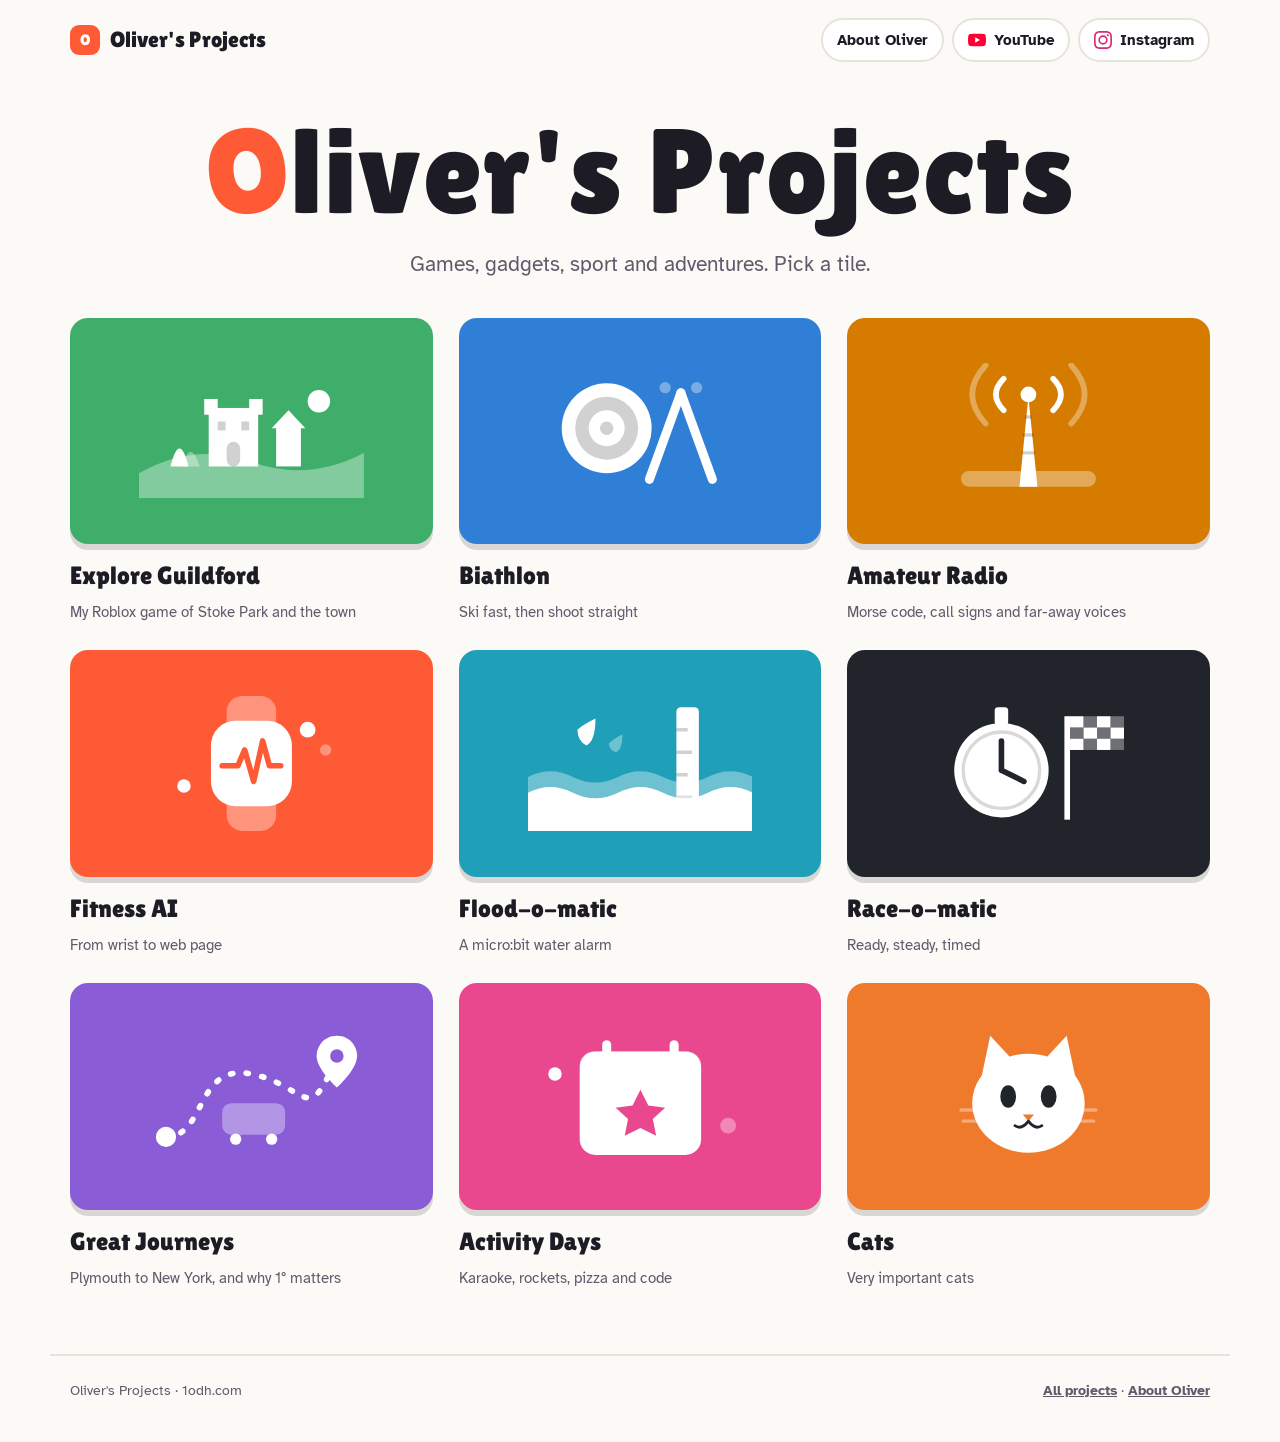
<file: Oliver's Projects/index.html>
<!doctype html><html><head><meta charset=utf8><meta name=viewport content="width=device-width,initial-scale=1,viewport-fit=cover"><style>:root{color-scheme:light;box-sizing:border-box;padding-top:env(safe-area-inset-top,0px);padding-bottom:env(safe-area-inset-bottom,0px)}html{scroll-padding-top:env(safe-area-inset-top,0px)}body{margin:0;padding:0;font:14px -apple-system,BlinkMacSystemFont,sans-serif;background:#fff;color:#000}img{max-width:100%}[hidden]:not([hidden=until-found i]){display:none!important}</style></head><body>

<title>Oliver&#x27;s Projects</title>
<link rel="preconnect" href="https://fonts.googleapis.com">
<link rel="preconnect" href="https://fonts.gstatic.com" crossorigin>
<link rel="stylesheet" href="https://fonts.googleapis.com/css2?family=Atkinson+Hyperlegible:wght@400;700&family=Lilita+One&display=swap">
<link rel="stylesheet" href="style.css"><header class="topbar">
  <a class="brand" href="index.html"><span class="brand-dot">O</span>Oliver's Projects</a>
  <nav class="nav" aria-label="Main">
    <a class="pill" href="about.html">About Oliver</a>
    <a class="pill yt" href="https://www.youtube.com/" target="_blank" rel="noopener"><svg viewBox="0 0 24 24" aria-hidden="true"><path d="M23.5 6.2a3 3 0 0 0-2.1-2.1C19.5 3.6 12 3.6 12 3.6s-7.5 0-9.4.5A3 3 0 0 0 .5 6.2 31 31 0 0 0 0 12a31 31 0 0 0 .5 5.8 3 3 0 0 0 2.1 2.1c1.9.5 9.4.5 9.4.5s7.5 0 9.4-.5a3 3 0 0 0 2.1-2.1A31 31 0 0 0 24 12a31 31 0 0 0-.5-5.8zM9.6 15.6V8.4l6.3 3.6-6.3 3.6z"/></svg>YouTube</a>
    <a class="pill ig" href="https://www.instagram.com/" target="_blank" rel="noopener"><svg viewBox="0 0 24 24" aria-hidden="true"><path d="M12 2.2c3.2 0 3.6 0 4.8.1 3.3.1 4.8 1.7 4.9 4.9.1 1.3.1 1.6.1 4.8s0 3.6-.1 4.8c-.1 3.2-1.7 4.8-4.9 4.9-1.3.1-1.6.1-4.8.1s-3.6 0-4.8-.1c-3.3-.1-4.8-1.7-4.9-4.9C2.2 15.6 2.2 15.2 2.2 12s0-3.6.1-4.8C2.4 3.9 3.9 2.4 7.2 2.3 8.4 2.2 8.8 2.2 12 2.2zM12 0C8.7 0 8.3 0 7.1.1 2.7.3.3 2.7.1 7.1 0 8.3 0 8.7 0 12s0 3.7.1 4.9c.2 4.4 2.6 6.8 7 7C8.3 24 8.7 24 12 24s3.7 0 4.9-.1c4.4-.2 6.8-2.6 7-7 .1-1.2.1-1.6.1-4.9s0-3.7-.1-4.9c-.2-4.4-2.6-6.8-7-7C15.7 0 15.3 0 12 0zm0 5.8a6.2 6.2 0 1 0 0 12.4 6.2 6.2 0 0 0 0-12.4zM12 16a4 4 0 1 1 0-8 4 4 0 0 1 0 8zm6.4-11.8a1.4 1.4 0 1 0 0 2.9 1.4 1.4 0 0 0 0-2.9z"/></svg>Instagram</a>
  </nav>
</header>
<section class="home-hero">
  <h1><span class="o">O</span>liver's Projects</h1>
  <p>Games, gadgets, sport and adventures. Pick a tile.</p>
</section>
<main class="grid">
  <a class="tile" href="projects/explore-guildford.html" style="--c: var(--t-guildford)">
    <div class="tile-art"><svg viewBox="0 0 200 120" aria-hidden="true">
<path d="M0 98 Q50 70 100 88 T200 80 V120 H0Z" fill="rgba(255,255,255,.35)"/>
<rect x="62" y="40" width="44" height="52" fill="#fff"/><rect x="58" y="32" width="12" height="14" fill="#fff"/><rect x="98" y="32" width="12" height="14" fill="#fff"/>
<rect x="78" y="70" width="12" height="22" rx="6" fill="rgba(0,0,0,.18)"/><rect x="70" y="52" width="7" height="8" fill="rgba(0,0,0,.18)"/><rect x="91" y="52" width="7" height="8" fill="rgba(0,0,0,.18)"/>
<rect x="122" y="56" width="22" height="36" fill="#fff"/><path d="M118 58 L133 42 L148 58Z" fill="#fff"/>
<circle cx="160" cy="34" r="10" fill="#fff"/><path d="M28 92 Q36 60 44 92Z" fill="#fff"/><path d="M38 92 Q46 66 54 92Z" fill="rgba(255,255,255,.35)"/>
</svg></div>
    <span class="tile-name">Explore Guildford</span>
    <span class="tile-sub">My Roblox game of Stoke Park and the town</span>
  </a>
  <a class="tile" href="projects/biathlon.html" style="--c: var(--t-biathlon)">
    <div class="tile-art"><svg viewBox="0 0 200 120" aria-hidden="true">
<circle cx="70" cy="58" r="40" fill="#fff"/><circle cx="70" cy="58" r="28" fill="rgba(0,0,0,.18)"/><circle cx="70" cy="58" r="16" fill="#fff"/><circle cx="70" cy="58" r="6" fill="rgba(0,0,0,.18)"/>
<rect x="118" y="20" width="8" height="90" rx="4" transform="rotate(20 122 65)" fill="#fff"/><rect x="146" y="20" width="8" height="90" rx="4" transform="rotate(-20 150 65)" fill="#fff"/>
<circle cx="150" cy="22" r="5" fill="rgba(255,255,255,.35)"/><circle cx="122" cy="22" r="5" fill="rgba(255,255,255,.35)"/>
</svg></div>
    <span class="tile-name">Biathlon</span>
    <span class="tile-sub">Ski fast, then shoot straight</span>
  </a>
  <a class="tile" href="projects/amateur-radio.html" style="--c: var(--t-radio)">
    <div class="tile-art"><svg viewBox="0 0 200 120" aria-hidden="true">
<path d="M92 110 L100 30 L108 110Z" fill="#fff"/><path d="M94 80 H106 M95 64 H105 M97 48 H103" stroke="rgba(0,0,0,.18)" stroke-width="3"/>
<circle cx="100" cy="28" r="7" fill="#fff"/>
<path d="M78 14 Q64 28 78 42 M122 14 Q136 28 122 42" fill="none" stroke="#fff" stroke-width="5" stroke-linecap="round"/>
<path d="M62 2 Q38 28 62 54 M138 2 Q162 28 138 54" fill="none" stroke="rgba(255,255,255,.35)" stroke-width="5" stroke-linecap="round"/>
<rect x="40" y="96" width="120" height="14" rx="7" fill="rgba(255,255,255,.35)"/>
</svg></div>
    <span class="tile-name">Amateur Radio</span>
    <span class="tile-sub">Morse code, call signs and far-away voices</span>
  </a>
  <a class="tile" href="projects/fitness-ai.html" style="--c: var(--t-fitness)">
    <div class="tile-art"><svg viewBox="0 0 200 120" aria-hidden="true">
<rect x="78" y="0" width="44" height="120" rx="14" fill="rgba(255,255,255,.35)"/>
<rect x="64" y="22" width="72" height="76" rx="22" fill="#fff"/>
<path d="M74 62 H88 L94 48 L102 76 L110 40 L116 62 H126" fill="none" stroke="#ff5a36" stroke-width="5" stroke-linecap="round" stroke-linejoin="round"/>
<circle cx="150" cy="30" r="7" fill="#fff"/><circle cx="166" cy="48" r="5" fill="rgba(255,255,255,.35)"/><circle cx="40" cy="80" r="6" fill="#fff"/>
</svg></div>
    <span class="tile-name">Fitness AI</span>
    <span class="tile-sub">From wrist to web page</span>
  </a>
  <a class="tile" href="projects/flood-o-matic.html" style="--c: var(--t-flood)">
    <div class="tile-art"><svg viewBox="0 0 200 120" aria-hidden="true">
<rect x="132" y="10" width="20" height="100" rx="4" fill="#fff"/>
<path d="M132 30 H142 M132 50 H146 M132 70 H142 M132 90 H146" stroke="rgba(0,0,0,.18)" stroke-width="3"/>
<path d="M0 72 Q20 62 40 72 T80 72 T120 72 T160 72 T200 72 V120 H0Z" fill="rgba(255,255,255,.35)"/>
<path d="M0 86 Q20 76 40 86 T80 86 T120 86 T160 86 T200 86 V120 H0Z" fill="#fff"/>
<path d="M60 20 Q60 40 52 44 Q44 40 44 30 Q48 26 60 20Z" fill="#fff"/><path d="M84 34 Q84 48 78 50 Q72 48 72 42 Q75 39 84 34Z" fill="rgba(255,255,255,.35)"/>
</svg></div>
    <span class="tile-name">Flood-o-matic</span>
    <span class="tile-sub">A micro:bit water alarm</span>
  </a>
  <a class="tile" href="projects/race-o-matic.html" style="--c: var(--t-race)">
    <div class="tile-art"><svg viewBox="0 0 200 120" aria-hidden="true">
<circle cx="76" cy="66" r="42" fill="#fff"/><rect x="70" y="10" width="12" height="16" rx="3" fill="#fff"/>
<circle cx="76" cy="66" r="34" fill="none" stroke="rgba(0,0,0,.15)" stroke-width="3"/>
<path d="M76 66 L76 40 M76 66 L96 76" stroke="#22242b" stroke-width="5" stroke-linecap="round"/>
<rect x="132" y="18" width="5" height="92" fill="#fff"/>
<g fill="#fff"><rect x="137" y="18" width="12" height="10"/><rect x="161" y="18" width="12" height="10"/><rect x="149" y="28" width="12" height="10"/><rect x="173" y="28" width="12" height="10"/><rect x="137" y="38" width="12" height="10"/><rect x="161" y="38" width="12" height="10"/></g>
<g fill="rgba(255,255,255,.35)"><rect x="149" y="18" width="12" height="10"/><rect x="173" y="18" width="12" height="10"/><rect x="137" y="28" width="12" height="10"/><rect x="161" y="28" width="12" height="10"/><rect x="149" y="38" width="12" height="10"/><rect x="173" y="38" width="12" height="10"/></g>
</svg></div>
    <span class="tile-name">Race-o-matic</span>
    <span class="tile-sub">Ready, steady, timed</span>
  </a>
  <a class="tile" href="projects/great-journeys.html" style="--c: var(--t-journeys)">
    <div class="tile-art"><svg viewBox="0 0 200 120" aria-hidden="true">
<path d="M24 96 C60 96 50 30 100 40 S150 90 176 24" fill="none" stroke="#fff" stroke-width="5" stroke-dasharray="2 12" stroke-linecap="round"/>
<circle cx="24" cy="96" r="9" fill="#fff"/>
<path d="M176 6 C164 6 158 16 158 24 C158 36 176 52 176 52 C176 52 194 36 194 24 C194 16 188 6 176 6Z" fill="#fff"/><circle cx="176" cy="24" r="6" fill="#8a5cd6"/>
<rect x="74" y="66" width="56" height="28" rx="8" fill="rgba(255,255,255,.35)"/><circle cx="86" cy="98" r="5" fill="#fff"/><circle cx="118" cy="98" r="5" fill="#fff"/>
</svg></div>
    <span class="tile-name">Great Journeys</span>
    <span class="tile-sub">Plymouth to New York, and why 1° matters</span>
  </a>
  <a class="tile" href="projects/activity-days.html" style="--c: var(--t-activity)">
    <div class="tile-art"><svg viewBox="0 0 200 120" aria-hidden="true">
<rect x="46" y="20" width="108" height="92" rx="14" fill="#fff"/><rect x="46" y="20" width="108" height="24" rx="12" fill="rgba(255,255,255,.35)"/>
<rect x="66" y="10" width="8" height="20" rx="4" fill="#fff"/><rect x="126" y="10" width="8" height="20" rx="4" fill="#fff"/>
<path d="M100 54 L107 68 L122 70 L111 80 L114 95 L100 88 L86 95 L89 80 L78 70 L93 68Z" fill="#e9488f"/>
<circle cx="24" cy="40" r="6" fill="#fff"/><circle cx="178" cy="86" r="7" fill="rgba(255,255,255,.35)"/>
</svg></div>
    <span class="tile-name">Activity Days</span>
    <span class="tile-sub">Karaoke, rockets, pizza and code</span>
  </a>
  <a class="tile" href="projects/cats.html" style="--c: var(--t-cats)">
    <div class="tile-art"><svg viewBox="0 0 200 120" aria-hidden="true">
<path d="M58 44 L66 6 L92 34Z" fill="#fff"/><path d="M142 44 L134 6 L108 34Z" fill="#fff"/>
<ellipse cx="100" cy="66" rx="50" ry="44" fill="#fff"/>
<ellipse cx="82" cy="60" rx="7" ry="10" fill="#22242b"/><ellipse cx="118" cy="60" rx="7" ry="10" fill="#22242b"/>
<path d="M95 76 L105 76 L100 82Z" fill="#f07a2c"/>
<path d="M100 82 Q94 90 88 86 M100 82 Q106 90 112 86" fill="none" stroke="#22242b" stroke-width="2.5" stroke-linecap="round"/>
<path d="M40 72 H70 M42 82 H70 M130 72 H160 M130 82 H158" stroke="rgba(255,255,255,.35)" stroke-width="3" stroke-linecap="round"/>
</svg></div>
    <span class="tile-name">Cats</span>
    <span class="tile-sub">Very important cats</span>
  </a>
</main>
<footer class="site">
  <span>Oliver's Projects · 1odh.com</span>
  <span><a href="index.html">All projects</a> · <a href="about.html">About Oliver</a></span>
</footer>

</body></html>
</file>
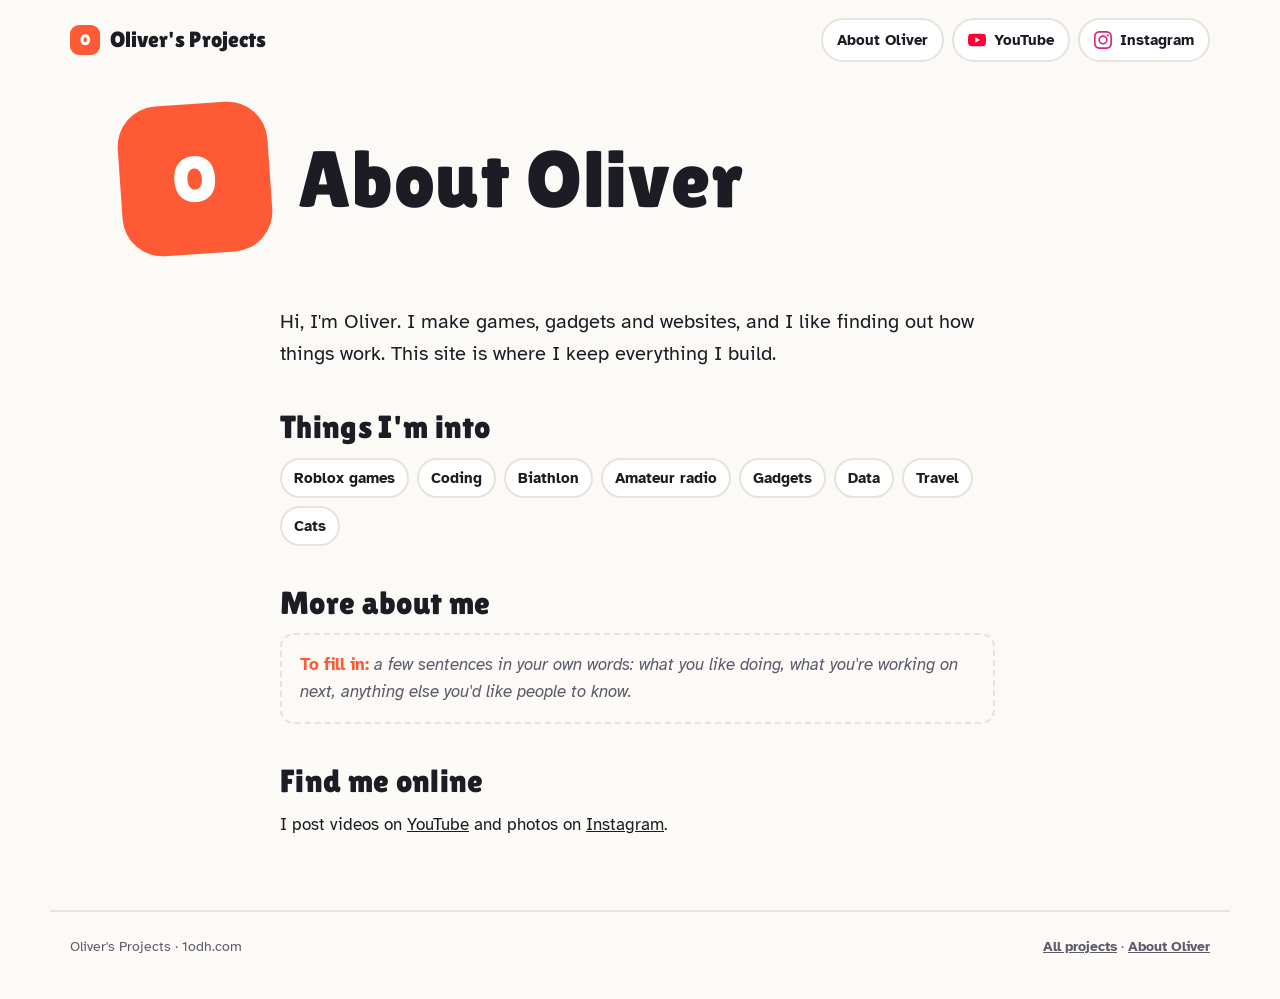
<file: Oliver's Projects/about.html>
<!doctype html>
<html lang="en-GB">
<head>
<meta charset="utf-8">
<meta name="viewport" content="width=device-width, initial-scale=1, viewport-fit=cover">
<title>About Oliver · Oliver&#x27;s Projects</title>
<meta name="description" content="Who Oliver is and what he likes making.">
<link rel="preconnect" href="https://fonts.googleapis.com">
<link rel="preconnect" href="https://fonts.gstatic.com" crossorigin>
<link rel="stylesheet" href="https://fonts.googleapis.com/css2?family=Atkinson+Hyperlegible:wght@400;700&family=Lilita+One&display=swap">
<link rel="stylesheet" href="style.css">
</head>
<body><header class="topbar">
  <a class="brand" href="index.html"><span class="brand-dot">O</span>Oliver's Projects</a>
  <nav class="nav" aria-label="Main">
    <a class="pill" href="about.html">About Oliver</a>
    <a class="pill yt" href="https://www.youtube.com/" target="_blank" rel="noopener"><svg viewBox="0 0 24 24" aria-hidden="true"><path d="M23.5 6.2a3 3 0 0 0-2.1-2.1C19.5 3.6 12 3.6 12 3.6s-7.5 0-9.4.5A3 3 0 0 0 .5 6.2 31 31 0 0 0 0 12a31 31 0 0 0 .5 5.8 3 3 0 0 0 2.1 2.1c1.9.5 9.4.5 9.4.5s7.5 0 9.4-.5a3 3 0 0 0 2.1-2.1A31 31 0 0 0 24 12a31 31 0 0 0-.5-5.8zM9.6 15.6V8.4l6.3 3.6-6.3 3.6z"/></svg>YouTube</a>
    <a class="pill ig" href="https://www.instagram.com/" target="_blank" rel="noopener"><svg viewBox="0 0 24 24" aria-hidden="true"><path d="M12 2.2c3.2 0 3.6 0 4.8.1 3.3.1 4.8 1.7 4.9 4.9.1 1.3.1 1.6.1 4.8s0 3.6-.1 4.8c-.1 3.2-1.7 4.8-4.9 4.9-1.3.1-1.6.1-4.8.1s-3.6 0-4.8-.1c-3.3-.1-4.8-1.7-4.9-4.9C2.2 15.6 2.2 15.2 2.2 12s0-3.6.1-4.8C2.4 3.9 3.9 2.4 7.2 2.3 8.4 2.2 8.8 2.2 12 2.2zM12 0C8.7 0 8.3 0 7.1.1 2.7.3.3 2.7.1 7.1 0 8.3 0 8.7 0 12s0 3.7.1 4.9c.2 4.4 2.6 6.8 7 7C8.3 24 8.7 24 12 24s3.7 0 4.9-.1c4.4-.2 6.8-2.6 7-7 .1-1.2.1-1.6.1-4.9s0-3.7-.1-4.9c-.2-4.4-2.6-6.8-7-7C15.7 0 15.3 0 12 0zm0 5.8a6.2 6.2 0 1 0 0 12.4 6.2 6.2 0 0 0 0-12.4zM12 16a4 4 0 1 1 0-8 4 4 0 0 1 0 8zm6.4-11.8a1.4 1.4 0 1 0 0 2.9 1.4 1.4 0 0 0 0-2.9z"/></svg>Instagram</a>
  </nav>
</header>
<section class="about-hero">
  <div class="avatar"><span>O</span></div>
  <div>
    <h1>About Oliver</h1>
  </div>
</section>
<main class="content" style="--c: var(--accent)">
  <div class="block">
    <p style="font-size:20px">Hi, I'm Oliver. I make games, gadgets and websites, and I like finding out how things work. This site is where I keep everything I build.</p>
  </div>
  <div class="block"><h2>Things I'm into</h2><div class="tags"><span class="tag">Roblox games</span><span class="tag">Coding</span><span class="tag">Biathlon</span><span class="tag">Amateur radio</span><span class="tag">Gadgets</span><span class="tag">Data</span><span class="tag">Travel</span><span class="tag">Cats</span></div></div>
  <div class="block"><h2>More about me</h2>
    <p class="todo">a few sentences in your own words: what you like doing, what you're working on next, anything else you'd like people to know.</p>
  </div>
  <div class="block"><h2>Find me online</h2>
    <p>I post videos on <a href="https://www.youtube.com/" target="_blank" rel="noopener">YouTube</a> and photos on <a href="https://www.instagram.com/" target="_blank" rel="noopener">Instagram</a>.</p>
  </div>
</main>
<footer class="site">
  <span>Oliver's Projects · 1odh.com</span>
  <span><a href="index.html">All projects</a> · <a href="about.html">About Oliver</a></span>
</footer>
</body>
</html>
</file>
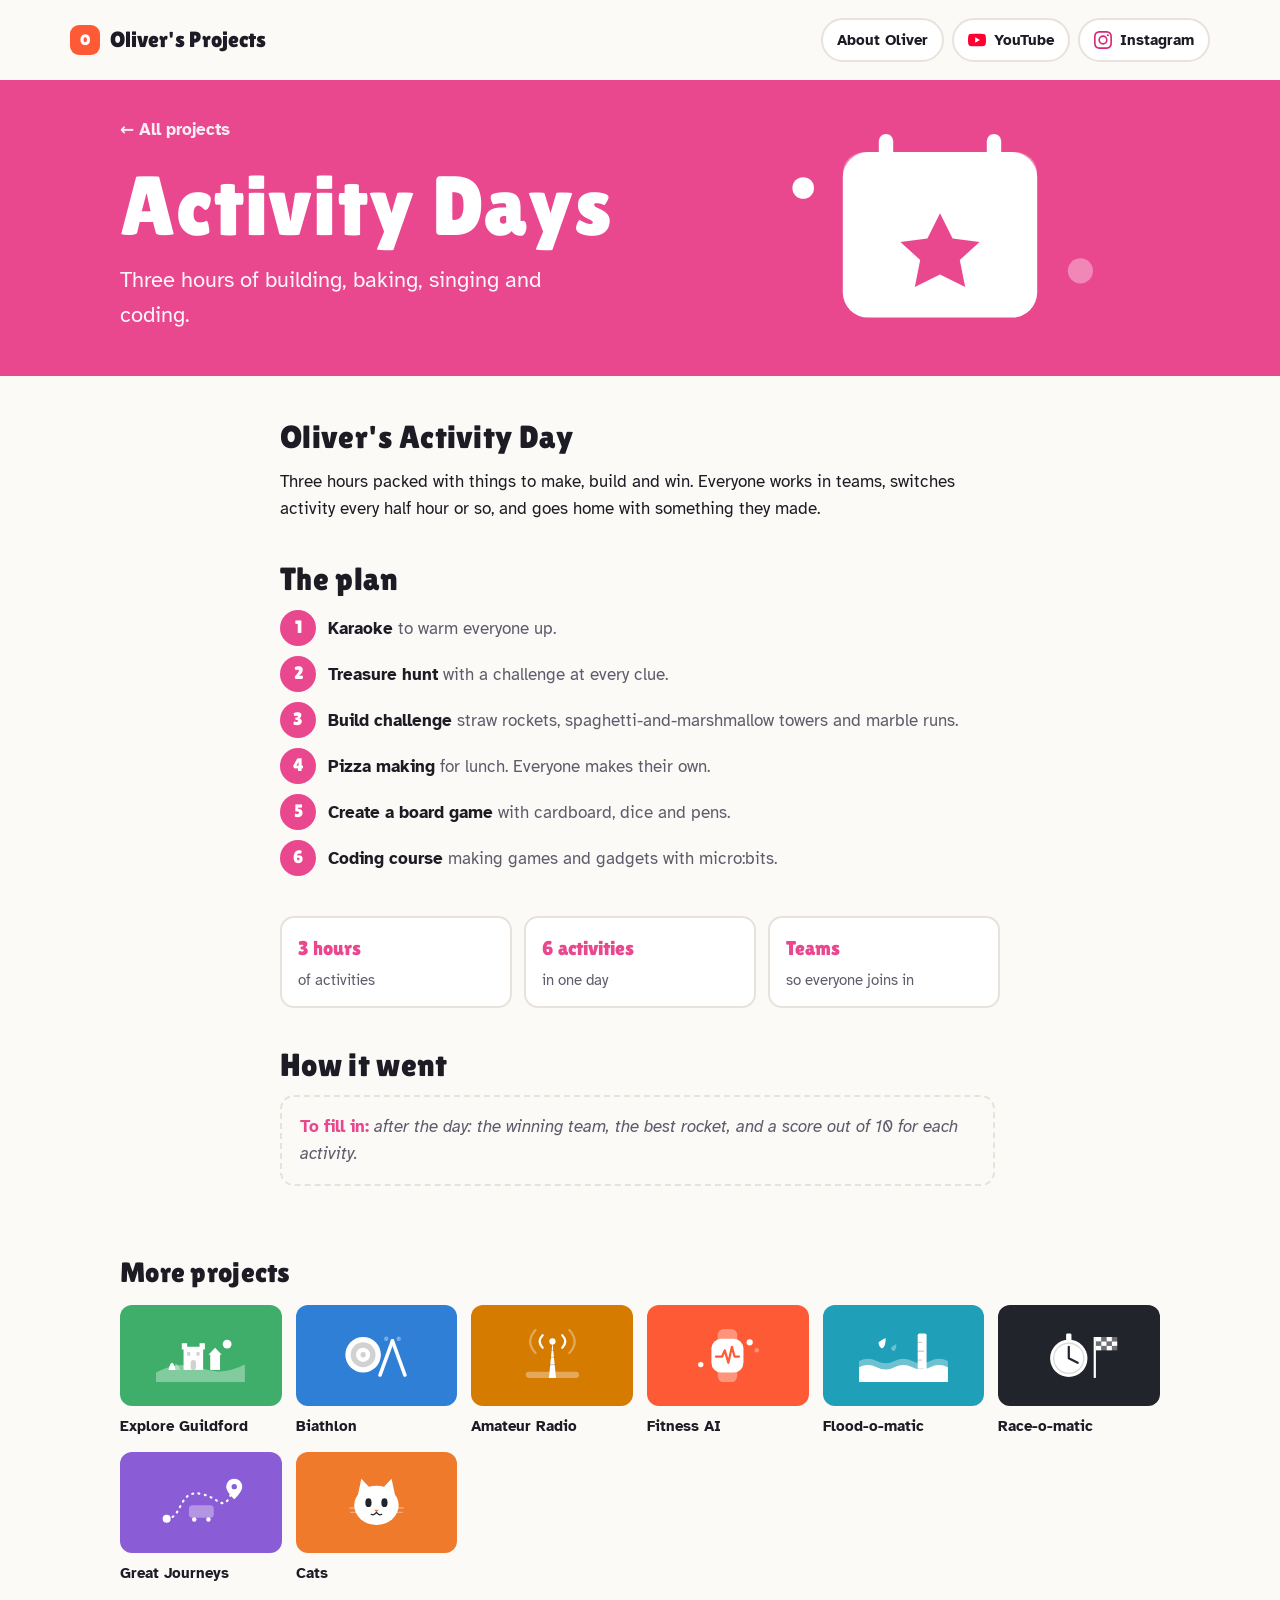
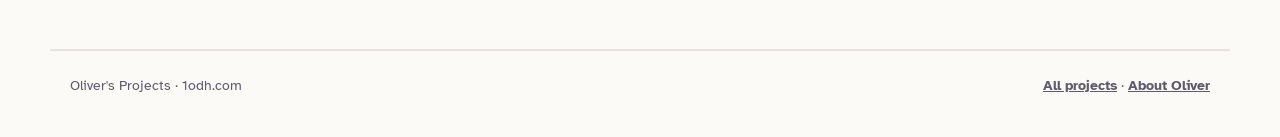
<file: Oliver's Projects/projects/activity-days.html>
<!doctype html>
<html lang="en-GB">
<head>
<meta charset="utf-8">
<meta name="viewport" content="width=device-width, initial-scale=1, viewport-fit=cover">
<title>Activity Days · Oliver&#x27;s Projects</title>
<meta name="description" content="Three hours of building, baking, singing and coding.">
<link rel="preconnect" href="https://fonts.googleapis.com">
<link rel="preconnect" href="https://fonts.gstatic.com" crossorigin>
<link rel="stylesheet" href="https://fonts.googleapis.com/css2?family=Atkinson+Hyperlegible:wght@400;700&family=Lilita+One&display=swap">
<link rel="stylesheet" href="../style.css">
</head>
<body><header class="topbar">
  <a class="brand" href="../index.html"><span class="brand-dot">O</span>Oliver's Projects</a>
  <nav class="nav" aria-label="Main">
    <a class="pill" href="../about.html">About Oliver</a>
    <a class="pill yt" href="https://www.youtube.com/" target="_blank" rel="noopener"><svg viewBox="0 0 24 24" aria-hidden="true"><path d="M23.5 6.2a3 3 0 0 0-2.1-2.1C19.5 3.6 12 3.6 12 3.6s-7.5 0-9.4.5A3 3 0 0 0 .5 6.2 31 31 0 0 0 0 12a31 31 0 0 0 .5 5.8 3 3 0 0 0 2.1 2.1c1.9.5 9.4.5 9.4.5s7.5 0 9.4-.5a3 3 0 0 0 2.1-2.1A31 31 0 0 0 24 12a31 31 0 0 0-.5-5.8zM9.6 15.6V8.4l6.3 3.6-6.3 3.6z"/></svg>YouTube</a>
    <a class="pill ig" href="https://www.instagram.com/" target="_blank" rel="noopener"><svg viewBox="0 0 24 24" aria-hidden="true"><path d="M12 2.2c3.2 0 3.6 0 4.8.1 3.3.1 4.8 1.7 4.9 4.9.1 1.3.1 1.6.1 4.8s0 3.6-.1 4.8c-.1 3.2-1.7 4.8-4.9 4.9-1.3.1-1.6.1-4.8.1s-3.6 0-4.8-.1c-3.3-.1-4.8-1.7-4.9-4.9C2.2 15.6 2.2 15.2 2.2 12s0-3.6.1-4.8C2.4 3.9 3.9 2.4 7.2 2.3 8.4 2.2 8.8 2.2 12 2.2zM12 0C8.7 0 8.3 0 7.1.1 2.7.3.3 2.7.1 7.1 0 8.3 0 8.7 0 12s0 3.7.1 4.9c.2 4.4 2.6 6.8 7 7C8.3 24 8.7 24 12 24s3.7 0 4.9-.1c4.4-.2 6.8-2.6 7-7 .1-1.2.1-1.6.1-4.9s0-3.7-.1-4.9c-.2-4.4-2.6-6.8-7-7C15.7 0 15.3 0 12 0zm0 5.8a6.2 6.2 0 1 0 0 12.4 6.2 6.2 0 0 0 0-12.4zM12 16a4 4 0 1 1 0-8 4 4 0 0 1 0 8zm6.4-11.8a1.4 1.4 0 1 0 0 2.9 1.4 1.4 0 0 0 0-2.9z"/></svg>Instagram</a>
  </nav>
</header>
<div style="--c: var(--t-activity)">
<section class="p-hero">
  <div class="p-hero-inner">
    <div>
      <a class="back" href="../index.html">← All projects</a>
      <h1>Activity Days</h1>
      <p class="tagline">Three hours of building, baking, singing and coding.</p>
    </div>
    <svg viewBox="0 0 200 120" aria-hidden="true">
<rect x="46" y="20" width="108" height="92" rx="14" fill="#fff"/><rect x="46" y="20" width="108" height="24" rx="12" fill="rgba(255,255,255,.35)"/>
<rect x="66" y="10" width="8" height="20" rx="4" fill="#fff"/><rect x="126" y="10" width="8" height="20" rx="4" fill="#fff"/>
<path d="M100 54 L107 68 L122 70 L111 80 L114 95 L100 88 L86 95 L89 80 L78 70 L93 68Z" fill="#e9488f"/>
<circle cx="24" cy="40" r="6" fill="#fff"/><circle cx="178" cy="86" r="7" fill="rgba(255,255,255,.35)"/>
</svg>
  </div>
</section>
<main class="content">
<div class="block"><h2>Oliver's Activity Day</h2>
<p>Three hours packed with things to make, build and win. Everyone works in teams, switches activity every half hour or so, and goes home with something they made.</p></div>
<div class="block"><h2>The plan</h2>
<ol class="steps">
<li><div><strong>Karaoke</strong> <span>to warm everyone up.</span></div></li>
<li><div><strong>Treasure hunt</strong> <span>with a challenge at every clue.</span></div></li>
<li><div><strong>Build challenge</strong> <span>straw rockets, spaghetti-and-marshmallow towers and marble runs.</span></div></li>
<li><div><strong>Pizza making</strong> <span>for lunch. Everyone makes their own.</span></div></li>
<li><div><strong>Create a board game</strong> <span>with cardboard, dice and pens.</span></div></li>
<li><div><strong>Coding course</strong> <span>making games and gadgets with micro:bits.</span></div></li>
</ol></div>
<div class="facts">
<div class="fact"><b>3 hours</b><span>of activities</span></div>
<div class="fact"><b>6 activities</b><span>in one day</span></div>
<div class="fact"><b>Teams</b><span>so everyone joins in</span></div>
</div>
<div class="block"><h2>How it went</h2>
<p class="todo">after the day: the winning team, the best rocket, and a score out of 10 for each activity.</p></div>
</main>
</div>
<section class="more">
  <h2>More projects</h2>
  <div class="more-row">
<a href="explore-guildford.html" style="--c: var(--t-guildford)"><span class="mini"><svg viewBox="0 0 200 120" aria-hidden="true">
<path d="M0 98 Q50 70 100 88 T200 80 V120 H0Z" fill="rgba(255,255,255,.35)"/>
<rect x="62" y="40" width="44" height="52" fill="#fff"/><rect x="58" y="32" width="12" height="14" fill="#fff"/><rect x="98" y="32" width="12" height="14" fill="#fff"/>
<rect x="78" y="70" width="12" height="22" rx="6" fill="rgba(0,0,0,.18)"/><rect x="70" y="52" width="7" height="8" fill="rgba(0,0,0,.18)"/><rect x="91" y="52" width="7" height="8" fill="rgba(0,0,0,.18)"/>
<rect x="122" y="56" width="22" height="36" fill="#fff"/><path d="M118 58 L133 42 L148 58Z" fill="#fff"/>
<circle cx="160" cy="34" r="10" fill="#fff"/><path d="M28 92 Q36 60 44 92Z" fill="#fff"/><path d="M38 92 Q46 66 54 92Z" fill="rgba(255,255,255,.35)"/>
</svg></span>Explore Guildford</a>
<a href="biathlon.html" style="--c: var(--t-biathlon)"><span class="mini"><svg viewBox="0 0 200 120" aria-hidden="true">
<circle cx="70" cy="58" r="40" fill="#fff"/><circle cx="70" cy="58" r="28" fill="rgba(0,0,0,.18)"/><circle cx="70" cy="58" r="16" fill="#fff"/><circle cx="70" cy="58" r="6" fill="rgba(0,0,0,.18)"/>
<rect x="118" y="20" width="8" height="90" rx="4" transform="rotate(20 122 65)" fill="#fff"/><rect x="146" y="20" width="8" height="90" rx="4" transform="rotate(-20 150 65)" fill="#fff"/>
<circle cx="150" cy="22" r="5" fill="rgba(255,255,255,.35)"/><circle cx="122" cy="22" r="5" fill="rgba(255,255,255,.35)"/>
</svg></span>Biathlon</a>
<a href="amateur-radio.html" style="--c: var(--t-radio)"><span class="mini"><svg viewBox="0 0 200 120" aria-hidden="true">
<path d="M92 110 L100 30 L108 110Z" fill="#fff"/><path d="M94 80 H106 M95 64 H105 M97 48 H103" stroke="rgba(0,0,0,.18)" stroke-width="3"/>
<circle cx="100" cy="28" r="7" fill="#fff"/>
<path d="M78 14 Q64 28 78 42 M122 14 Q136 28 122 42" fill="none" stroke="#fff" stroke-width="5" stroke-linecap="round"/>
<path d="M62 2 Q38 28 62 54 M138 2 Q162 28 138 54" fill="none" stroke="rgba(255,255,255,.35)" stroke-width="5" stroke-linecap="round"/>
<rect x="40" y="96" width="120" height="14" rx="7" fill="rgba(255,255,255,.35)"/>
</svg></span>Amateur Radio</a>
<a href="fitness-ai.html" style="--c: var(--t-fitness)"><span class="mini"><svg viewBox="0 0 200 120" aria-hidden="true">
<rect x="78" y="0" width="44" height="120" rx="14" fill="rgba(255,255,255,.35)"/>
<rect x="64" y="22" width="72" height="76" rx="22" fill="#fff"/>
<path d="M74 62 H88 L94 48 L102 76 L110 40 L116 62 H126" fill="none" stroke="#ff5a36" stroke-width="5" stroke-linecap="round" stroke-linejoin="round"/>
<circle cx="150" cy="30" r="7" fill="#fff"/><circle cx="166" cy="48" r="5" fill="rgba(255,255,255,.35)"/><circle cx="40" cy="80" r="6" fill="#fff"/>
</svg></span>Fitness AI</a>
<a href="flood-o-matic.html" style="--c: var(--t-flood)"><span class="mini"><svg viewBox="0 0 200 120" aria-hidden="true">
<rect x="132" y="10" width="20" height="100" rx="4" fill="#fff"/>
<path d="M132 30 H142 M132 50 H146 M132 70 H142 M132 90 H146" stroke="rgba(0,0,0,.18)" stroke-width="3"/>
<path d="M0 72 Q20 62 40 72 T80 72 T120 72 T160 72 T200 72 V120 H0Z" fill="rgba(255,255,255,.35)"/>
<path d="M0 86 Q20 76 40 86 T80 86 T120 86 T160 86 T200 86 V120 H0Z" fill="#fff"/>
<path d="M60 20 Q60 40 52 44 Q44 40 44 30 Q48 26 60 20Z" fill="#fff"/><path d="M84 34 Q84 48 78 50 Q72 48 72 42 Q75 39 84 34Z" fill="rgba(255,255,255,.35)"/>
</svg></span>Flood-o-matic</a>
<a href="race-o-matic.html" style="--c: var(--t-race)"><span class="mini"><svg viewBox="0 0 200 120" aria-hidden="true">
<circle cx="76" cy="66" r="42" fill="#fff"/><rect x="70" y="10" width="12" height="16" rx="3" fill="#fff"/>
<circle cx="76" cy="66" r="34" fill="none" stroke="rgba(0,0,0,.15)" stroke-width="3"/>
<path d="M76 66 L76 40 M76 66 L96 76" stroke="#22242b" stroke-width="5" stroke-linecap="round"/>
<rect x="132" y="18" width="5" height="92" fill="#fff"/>
<g fill="#fff"><rect x="137" y="18" width="12" height="10"/><rect x="161" y="18" width="12" height="10"/><rect x="149" y="28" width="12" height="10"/><rect x="173" y="28" width="12" height="10"/><rect x="137" y="38" width="12" height="10"/><rect x="161" y="38" width="12" height="10"/></g>
<g fill="rgba(255,255,255,.35)"><rect x="149" y="18" width="12" height="10"/><rect x="173" y="18" width="12" height="10"/><rect x="137" y="28" width="12" height="10"/><rect x="161" y="28" width="12" height="10"/><rect x="149" y="38" width="12" height="10"/><rect x="173" y="38" width="12" height="10"/></g>
</svg></span>Race-o-matic</a>
<a href="great-journeys.html" style="--c: var(--t-journeys)"><span class="mini"><svg viewBox="0 0 200 120" aria-hidden="true">
<path d="M24 96 C60 96 50 30 100 40 S150 90 176 24" fill="none" stroke="#fff" stroke-width="5" stroke-dasharray="2 12" stroke-linecap="round"/>
<circle cx="24" cy="96" r="9" fill="#fff"/>
<path d="M176 6 C164 6 158 16 158 24 C158 36 176 52 176 52 C176 52 194 36 194 24 C194 16 188 6 176 6Z" fill="#fff"/><circle cx="176" cy="24" r="6" fill="#8a5cd6"/>
<rect x="74" y="66" width="56" height="28" rx="8" fill="rgba(255,255,255,.35)"/><circle cx="86" cy="98" r="5" fill="#fff"/><circle cx="118" cy="98" r="5" fill="#fff"/>
</svg></span>Great Journeys</a>
<a href="cats.html" style="--c: var(--t-cats)"><span class="mini"><svg viewBox="0 0 200 120" aria-hidden="true">
<path d="M58 44 L66 6 L92 34Z" fill="#fff"/><path d="M142 44 L134 6 L108 34Z" fill="#fff"/>
<ellipse cx="100" cy="66" rx="50" ry="44" fill="#fff"/>
<ellipse cx="82" cy="60" rx="7" ry="10" fill="#22242b"/><ellipse cx="118" cy="60" rx="7" ry="10" fill="#22242b"/>
<path d="M95 76 L105 76 L100 82Z" fill="#f07a2c"/>
<path d="M100 82 Q94 90 88 86 M100 82 Q106 90 112 86" fill="none" stroke="#22242b" stroke-width="2.5" stroke-linecap="round"/>
<path d="M40 72 H70 M42 82 H70 M130 72 H160 M130 82 H158" stroke="rgba(255,255,255,.35)" stroke-width="3" stroke-linecap="round"/>
</svg></span>Cats</a>
  </div>
</section>
<footer class="site">
  <span>Oliver's Projects · 1odh.com</span>
  <span><a href="../index.html">All projects</a> · <a href="../about.html">About Oliver</a></span>
</footer>
</body>
</html>
</file>
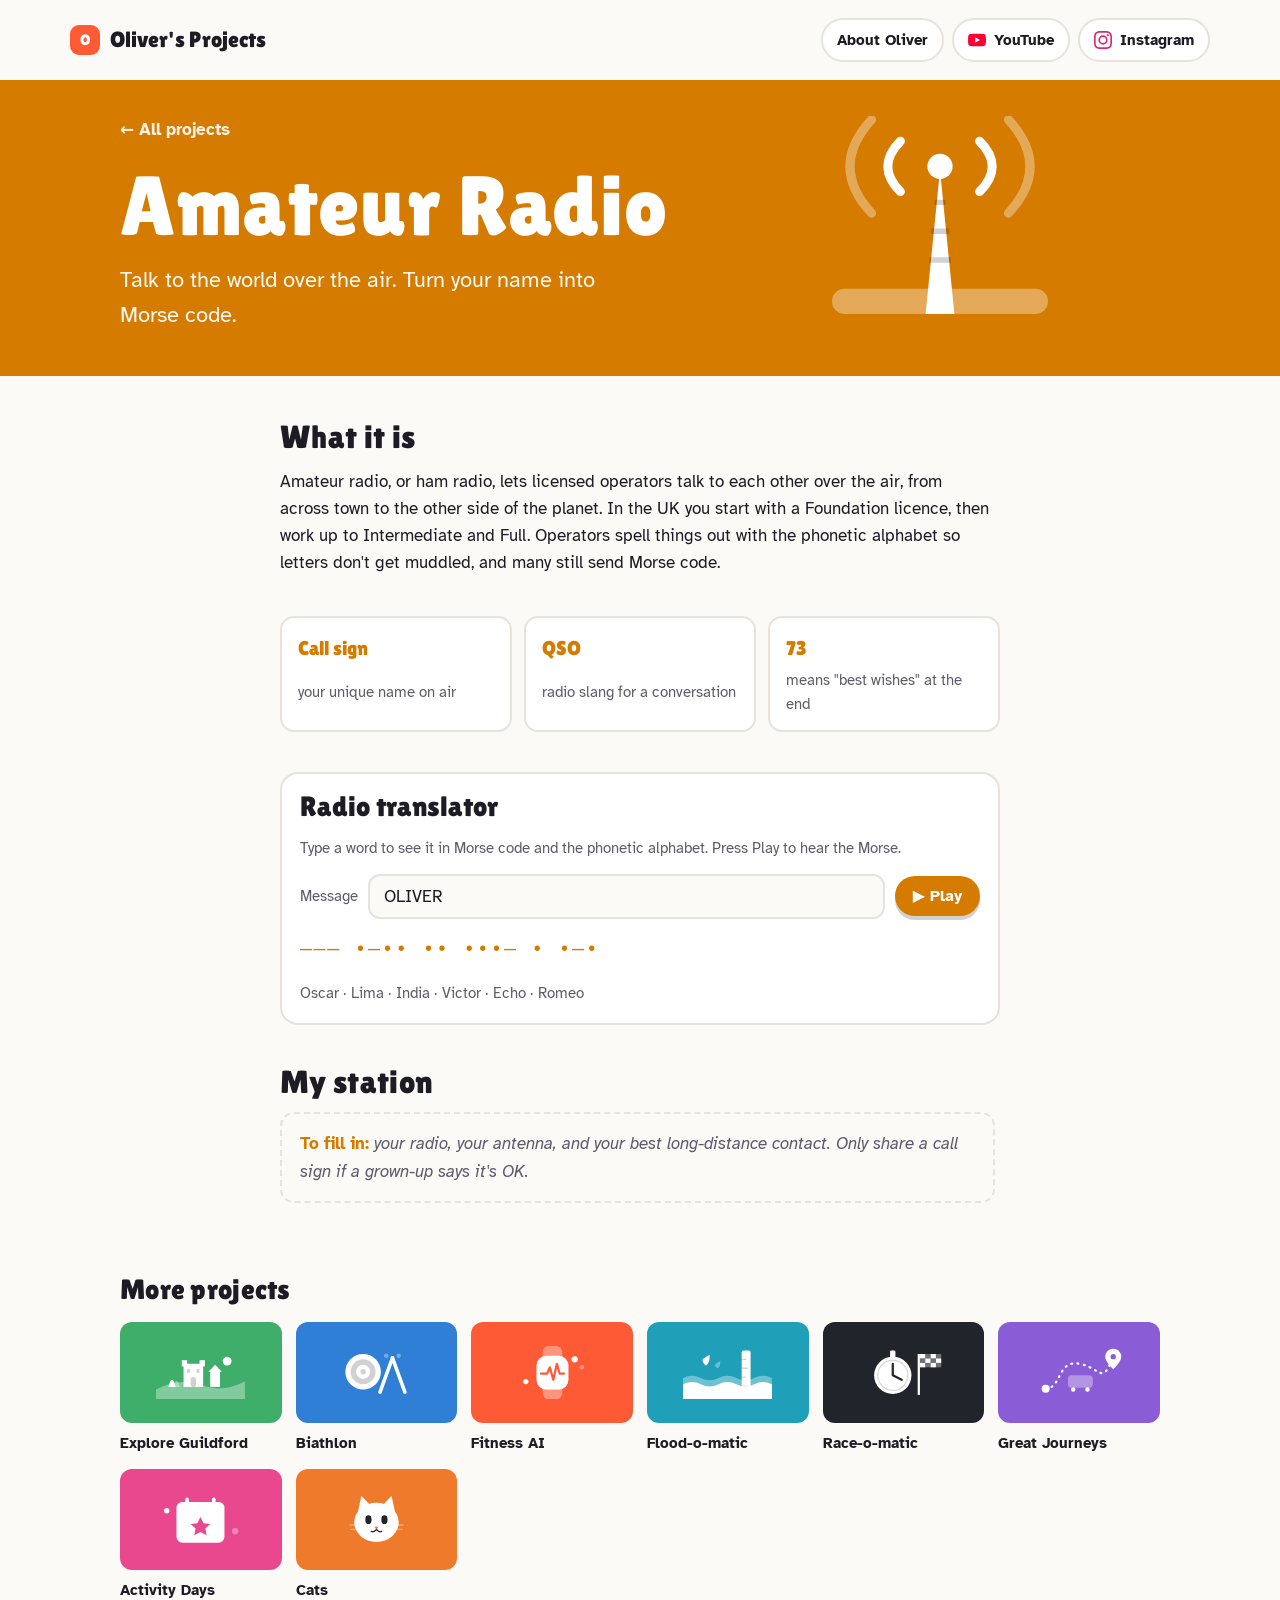
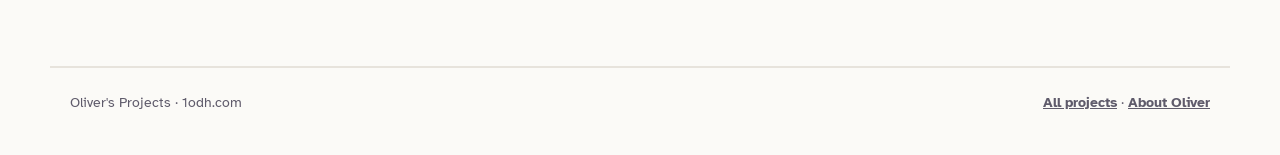
<file: Oliver's Projects/projects/amateur-radio.html>
<!doctype html>
<html lang="en-GB">
<head>
<meta charset="utf-8">
<meta name="viewport" content="width=device-width, initial-scale=1, viewport-fit=cover">
<title>Amateur Radio · Oliver&#x27;s Projects</title>
<meta name="description" content="Talk to the world over the air. Turn your name into Morse code.">
<link rel="preconnect" href="https://fonts.googleapis.com">
<link rel="preconnect" href="https://fonts.gstatic.com" crossorigin>
<link rel="stylesheet" href="https://fonts.googleapis.com/css2?family=Atkinson+Hyperlegible:wght@400;700&family=Lilita+One&display=swap">
<link rel="stylesheet" href="../style.css">
</head>
<body><header class="topbar">
  <a class="brand" href="../index.html"><span class="brand-dot">O</span>Oliver's Projects</a>
  <nav class="nav" aria-label="Main">
    <a class="pill" href="../about.html">About Oliver</a>
    <a class="pill yt" href="https://www.youtube.com/" target="_blank" rel="noopener"><svg viewBox="0 0 24 24" aria-hidden="true"><path d="M23.5 6.2a3 3 0 0 0-2.1-2.1C19.5 3.6 12 3.6 12 3.6s-7.5 0-9.4.5A3 3 0 0 0 .5 6.2 31 31 0 0 0 0 12a31 31 0 0 0 .5 5.8 3 3 0 0 0 2.1 2.1c1.9.5 9.4.5 9.4.5s7.5 0 9.4-.5a3 3 0 0 0 2.1-2.1A31 31 0 0 0 24 12a31 31 0 0 0-.5-5.8zM9.6 15.6V8.4l6.3 3.6-6.3 3.6z"/></svg>YouTube</a>
    <a class="pill ig" href="https://www.instagram.com/" target="_blank" rel="noopener"><svg viewBox="0 0 24 24" aria-hidden="true"><path d="M12 2.2c3.2 0 3.6 0 4.8.1 3.3.1 4.8 1.7 4.9 4.9.1 1.3.1 1.6.1 4.8s0 3.6-.1 4.8c-.1 3.2-1.7 4.8-4.9 4.9-1.3.1-1.6.1-4.8.1s-3.6 0-4.8-.1c-3.3-.1-4.8-1.7-4.9-4.9C2.2 15.6 2.2 15.2 2.2 12s0-3.6.1-4.8C2.4 3.9 3.9 2.4 7.2 2.3 8.4 2.2 8.8 2.2 12 2.2zM12 0C8.7 0 8.3 0 7.1.1 2.7.3.3 2.7.1 7.1 0 8.3 0 8.7 0 12s0 3.7.1 4.9c.2 4.4 2.6 6.8 7 7C8.3 24 8.7 24 12 24s3.7 0 4.9-.1c4.4-.2 6.8-2.6 7-7 .1-1.2.1-1.6.1-4.9s0-3.7-.1-4.9c-.2-4.4-2.6-6.8-7-7C15.7 0 15.3 0 12 0zm0 5.8a6.2 6.2 0 1 0 0 12.4 6.2 6.2 0 0 0 0-12.4zM12 16a4 4 0 1 1 0-8 4 4 0 0 1 0 8zm6.4-11.8a1.4 1.4 0 1 0 0 2.9 1.4 1.4 0 0 0 0-2.9z"/></svg>Instagram</a>
  </nav>
</header>
<div style="--c: var(--t-radio)">
<section class="p-hero">
  <div class="p-hero-inner">
    <div>
      <a class="back" href="../index.html">← All projects</a>
      <h1>Amateur Radio</h1>
      <p class="tagline">Talk to the world over the air. Turn your name into Morse code.</p>
    </div>
    <svg viewBox="0 0 200 120" aria-hidden="true">
<path d="M92 110 L100 30 L108 110Z" fill="#fff"/><path d="M94 80 H106 M95 64 H105 M97 48 H103" stroke="rgba(0,0,0,.18)" stroke-width="3"/>
<circle cx="100" cy="28" r="7" fill="#fff"/>
<path d="M78 14 Q64 28 78 42 M122 14 Q136 28 122 42" fill="none" stroke="#fff" stroke-width="5" stroke-linecap="round"/>
<path d="M62 2 Q38 28 62 54 M138 2 Q162 28 138 54" fill="none" stroke="rgba(255,255,255,.35)" stroke-width="5" stroke-linecap="round"/>
<rect x="40" y="96" width="120" height="14" rx="7" fill="rgba(255,255,255,.35)"/>
</svg>
  </div>
</section>
<main class="content">
<div class="block"><h2>What it is</h2>
<p>Amateur radio, or ham radio, lets licensed operators talk to each other over the air, from across town to the other side of the planet. In the UK you start with a Foundation licence, then work up to Intermediate and Full. Operators spell things out with the phonetic alphabet so letters don't get muddled, and many still send Morse code.</p></div>
<div class="facts">
<div class="fact"><b>Call sign</b><span>your unique name on air</span></div>
<div class="fact"><b>QSO</b><span>radio slang for a conversation</span></div>
<div class="fact"><b>73</b><span>means "best wishes" at the end</span></div>
</div>
<div class="toy">
  <div class="toy-head"><h2>Radio translator</h2></div>
  <p class="toy-note">Type a word to see it in Morse code and the phonetic alphabet. Press Play to hear the Morse.</p>
  <div class="row">
    <label for="mo-in" class="toy-note">Message</label>
    <input type="text" id="mo-in" value="OLIVER" maxlength="40" autocomplete="off">
    <button class="btn" id="mo-play" type="button">▶ Play</button>
  </div>
  <div class="morse" id="mo-out" aria-live="polite"></div>
  <div class="toy-note" id="mo-phon"></div>
</div>
<div class="block"><h2>My station</h2>
<p class="todo">your radio, your antenna, and your best long-distance contact. Only share a call sign if a grown-up says it's OK.</p></div>
<script>
(function () {
  var M = {A:'.-',B:'-...',C:'-.-.',D:'-..',E:'.',F:'..-.',G:'--.',H:'....',I:'..',J:'.---',K:'-.-',L:'.-..',M:'--',N:'-.',O:'---',P:'.--.',Q:'--.-',R:'.-.',S:'...',T:'-',U:'..-',V:'...-',W:'.--',X:'-..-',Y:'-.--',Z:'--..',
    '0':'-----','1':'.----','2':'..---','3':'...--','4':'....-','5':'.....','6':'-....','7':'--...','8':'---..','9':'----.'};
  var P = {A:'Alfa',B:'Bravo',C:'Charlie',D:'Delta',E:'Echo',F:'Foxtrot',G:'Golf',H:'Hotel',I:'India',J:'Juliett',K:'Kilo',L:'Lima',M:'Mike',N:'November',O:'Oscar',P:'Papa',Q:'Quebec',R:'Romeo',S:'Sierra',T:'Tango',U:'Uniform',V:'Victor',W:'Whiskey',X:'X-ray',Y:'Yankee',Z:'Zulu',
    '0':'Zero','1':'One','2':'Two','3':'Three','4':'Four','5':'Five','6':'Six','7':'Seven','8':'Eight','9':'Nine'};
  var inp = document.getElementById('mo-in'), out = document.getElementById('mo-out'), phon = document.getElementById('mo-phon');
  function morse() { return inp.value.toUpperCase().split(' ').map(function (w) { return w.split('').filter(function (c) { return M[c]; }).map(function (c) { return M[c]; }).join(' '); }).filter(Boolean).join(' / '); }
  function show() {
    out.textContent = morse().replace(/\./g, '•').replace(/-/g, '—');
    phon.textContent = inp.value.toUpperCase().split('').filter(function (c) { return P[c]; }).map(function (c) { return P[c]; }).join(' · ');
  }
  inp.addEventListener('input', show); show();
  var ac = null;
  document.getElementById('mo-play').onclick = function () {
    try { ac = ac || new (window.AudioContext || window.webkitAudioContext)(); } catch (e) { return; }
    var u = 0.08, t = ac.currentTime + 0.1;
    morse().split('').forEach(function (s) {
      if (s === '.' || s === '-') {
        var len = s === '.' ? u : 3 * u, o = ac.createOscillator(), g = ac.createGain();
        o.frequency.value = 650; g.gain.setValueAtTime(0, t); g.gain.linearRampToValueAtTime(0.25, t + 0.005);
        g.gain.setValueAtTime(0.25, t + len - 0.005); g.gain.linearRampToValueAtTime(0, t + len);
        o.connect(g); g.connect(ac.destination); o.start(t); o.stop(t + len + 0.01); t += len + u;
      } else if (s === ' ') { t += 2 * u; } else if (s === '/') { t += 4 * u; }
    });
  };
})();
</script>
</main>
</div>
<section class="more">
  <h2>More projects</h2>
  <div class="more-row">
<a href="explore-guildford.html" style="--c: var(--t-guildford)"><span class="mini"><svg viewBox="0 0 200 120" aria-hidden="true">
<path d="M0 98 Q50 70 100 88 T200 80 V120 H0Z" fill="rgba(255,255,255,.35)"/>
<rect x="62" y="40" width="44" height="52" fill="#fff"/><rect x="58" y="32" width="12" height="14" fill="#fff"/><rect x="98" y="32" width="12" height="14" fill="#fff"/>
<rect x="78" y="70" width="12" height="22" rx="6" fill="rgba(0,0,0,.18)"/><rect x="70" y="52" width="7" height="8" fill="rgba(0,0,0,.18)"/><rect x="91" y="52" width="7" height="8" fill="rgba(0,0,0,.18)"/>
<rect x="122" y="56" width="22" height="36" fill="#fff"/><path d="M118 58 L133 42 L148 58Z" fill="#fff"/>
<circle cx="160" cy="34" r="10" fill="#fff"/><path d="M28 92 Q36 60 44 92Z" fill="#fff"/><path d="M38 92 Q46 66 54 92Z" fill="rgba(255,255,255,.35)"/>
</svg></span>Explore Guildford</a>
<a href="biathlon.html" style="--c: var(--t-biathlon)"><span class="mini"><svg viewBox="0 0 200 120" aria-hidden="true">
<circle cx="70" cy="58" r="40" fill="#fff"/><circle cx="70" cy="58" r="28" fill="rgba(0,0,0,.18)"/><circle cx="70" cy="58" r="16" fill="#fff"/><circle cx="70" cy="58" r="6" fill="rgba(0,0,0,.18)"/>
<rect x="118" y="20" width="8" height="90" rx="4" transform="rotate(20 122 65)" fill="#fff"/><rect x="146" y="20" width="8" height="90" rx="4" transform="rotate(-20 150 65)" fill="#fff"/>
<circle cx="150" cy="22" r="5" fill="rgba(255,255,255,.35)"/><circle cx="122" cy="22" r="5" fill="rgba(255,255,255,.35)"/>
</svg></span>Biathlon</a>
<a href="fitness-ai.html" style="--c: var(--t-fitness)"><span class="mini"><svg viewBox="0 0 200 120" aria-hidden="true">
<rect x="78" y="0" width="44" height="120" rx="14" fill="rgba(255,255,255,.35)"/>
<rect x="64" y="22" width="72" height="76" rx="22" fill="#fff"/>
<path d="M74 62 H88 L94 48 L102 76 L110 40 L116 62 H126" fill="none" stroke="#ff5a36" stroke-width="5" stroke-linecap="round" stroke-linejoin="round"/>
<circle cx="150" cy="30" r="7" fill="#fff"/><circle cx="166" cy="48" r="5" fill="rgba(255,255,255,.35)"/><circle cx="40" cy="80" r="6" fill="#fff"/>
</svg></span>Fitness AI</a>
<a href="flood-o-matic.html" style="--c: var(--t-flood)"><span class="mini"><svg viewBox="0 0 200 120" aria-hidden="true">
<rect x="132" y="10" width="20" height="100" rx="4" fill="#fff"/>
<path d="M132 30 H142 M132 50 H146 M132 70 H142 M132 90 H146" stroke="rgba(0,0,0,.18)" stroke-width="3"/>
<path d="M0 72 Q20 62 40 72 T80 72 T120 72 T160 72 T200 72 V120 H0Z" fill="rgba(255,255,255,.35)"/>
<path d="M0 86 Q20 76 40 86 T80 86 T120 86 T160 86 T200 86 V120 H0Z" fill="#fff"/>
<path d="M60 20 Q60 40 52 44 Q44 40 44 30 Q48 26 60 20Z" fill="#fff"/><path d="M84 34 Q84 48 78 50 Q72 48 72 42 Q75 39 84 34Z" fill="rgba(255,255,255,.35)"/>
</svg></span>Flood-o-matic</a>
<a href="race-o-matic.html" style="--c: var(--t-race)"><span class="mini"><svg viewBox="0 0 200 120" aria-hidden="true">
<circle cx="76" cy="66" r="42" fill="#fff"/><rect x="70" y="10" width="12" height="16" rx="3" fill="#fff"/>
<circle cx="76" cy="66" r="34" fill="none" stroke="rgba(0,0,0,.15)" stroke-width="3"/>
<path d="M76 66 L76 40 M76 66 L96 76" stroke="#22242b" stroke-width="5" stroke-linecap="round"/>
<rect x="132" y="18" width="5" height="92" fill="#fff"/>
<g fill="#fff"><rect x="137" y="18" width="12" height="10"/><rect x="161" y="18" width="12" height="10"/><rect x="149" y="28" width="12" height="10"/><rect x="173" y="28" width="12" height="10"/><rect x="137" y="38" width="12" height="10"/><rect x="161" y="38" width="12" height="10"/></g>
<g fill="rgba(255,255,255,.35)"><rect x="149" y="18" width="12" height="10"/><rect x="173" y="18" width="12" height="10"/><rect x="137" y="28" width="12" height="10"/><rect x="161" y="28" width="12" height="10"/><rect x="149" y="38" width="12" height="10"/><rect x="173" y="38" width="12" height="10"/></g>
</svg></span>Race-o-matic</a>
<a href="great-journeys.html" style="--c: var(--t-journeys)"><span class="mini"><svg viewBox="0 0 200 120" aria-hidden="true">
<path d="M24 96 C60 96 50 30 100 40 S150 90 176 24" fill="none" stroke="#fff" stroke-width="5" stroke-dasharray="2 12" stroke-linecap="round"/>
<circle cx="24" cy="96" r="9" fill="#fff"/>
<path d="M176 6 C164 6 158 16 158 24 C158 36 176 52 176 52 C176 52 194 36 194 24 C194 16 188 6 176 6Z" fill="#fff"/><circle cx="176" cy="24" r="6" fill="#8a5cd6"/>
<rect x="74" y="66" width="56" height="28" rx="8" fill="rgba(255,255,255,.35)"/><circle cx="86" cy="98" r="5" fill="#fff"/><circle cx="118" cy="98" r="5" fill="#fff"/>
</svg></span>Great Journeys</a>
<a href="activity-days.html" style="--c: var(--t-activity)"><span class="mini"><svg viewBox="0 0 200 120" aria-hidden="true">
<rect x="46" y="20" width="108" height="92" rx="14" fill="#fff"/><rect x="46" y="20" width="108" height="24" rx="12" fill="rgba(255,255,255,.35)"/>
<rect x="66" y="10" width="8" height="20" rx="4" fill="#fff"/><rect x="126" y="10" width="8" height="20" rx="4" fill="#fff"/>
<path d="M100 54 L107 68 L122 70 L111 80 L114 95 L100 88 L86 95 L89 80 L78 70 L93 68Z" fill="#e9488f"/>
<circle cx="24" cy="40" r="6" fill="#fff"/><circle cx="178" cy="86" r="7" fill="rgba(255,255,255,.35)"/>
</svg></span>Activity Days</a>
<a href="cats.html" style="--c: var(--t-cats)"><span class="mini"><svg viewBox="0 0 200 120" aria-hidden="true">
<path d="M58 44 L66 6 L92 34Z" fill="#fff"/><path d="M142 44 L134 6 L108 34Z" fill="#fff"/>
<ellipse cx="100" cy="66" rx="50" ry="44" fill="#fff"/>
<ellipse cx="82" cy="60" rx="7" ry="10" fill="#22242b"/><ellipse cx="118" cy="60" rx="7" ry="10" fill="#22242b"/>
<path d="M95 76 L105 76 L100 82Z" fill="#f07a2c"/>
<path d="M100 82 Q94 90 88 86 M100 82 Q106 90 112 86" fill="none" stroke="#22242b" stroke-width="2.5" stroke-linecap="round"/>
<path d="M40 72 H70 M42 82 H70 M130 72 H160 M130 82 H158" stroke="rgba(255,255,255,.35)" stroke-width="3" stroke-linecap="round"/>
</svg></span>Cats</a>
  </div>
</section>
<footer class="site">
  <span>Oliver's Projects · 1odh.com</span>
  <span><a href="../index.html">All projects</a> · <a href="../about.html">About Oliver</a></span>
</footer>
</body>
</html>
</file>
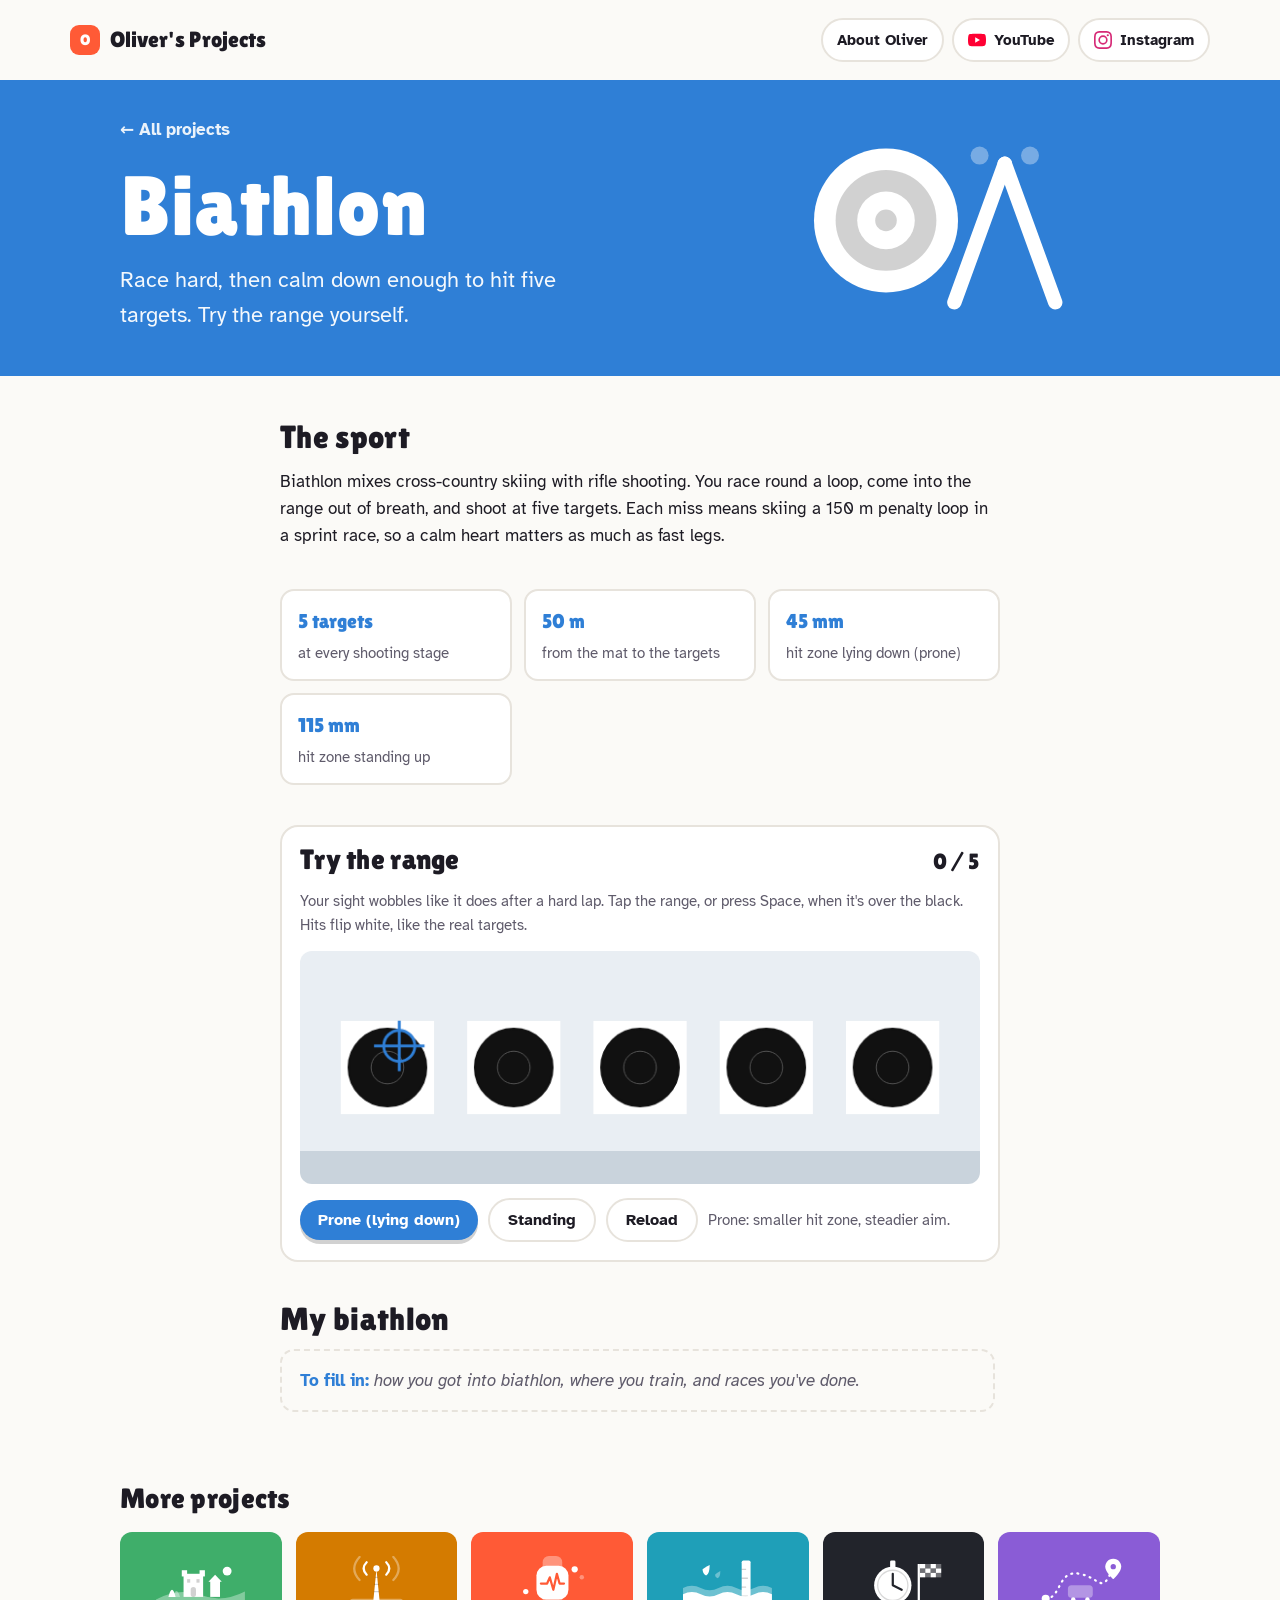
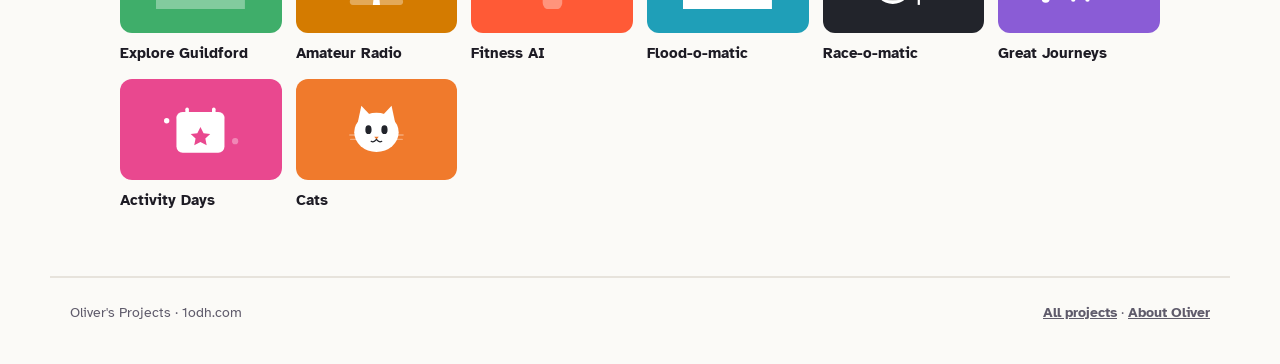
<file: Oliver's Projects/projects/biathlon.html>
<!doctype html>
<html lang="en-GB">
<head>
<meta charset="utf-8">
<meta name="viewport" content="width=device-width, initial-scale=1, viewport-fit=cover">
<title>Biathlon · Oliver&#x27;s Projects</title>
<meta name="description" content="Race hard, then calm down enough to hit five targets. Try the range yourself.">
<link rel="preconnect" href="https://fonts.googleapis.com">
<link rel="preconnect" href="https://fonts.gstatic.com" crossorigin>
<link rel="stylesheet" href="https://fonts.googleapis.com/css2?family=Atkinson+Hyperlegible:wght@400;700&family=Lilita+One&display=swap">
<link rel="stylesheet" href="../style.css">
</head>
<body><header class="topbar">
  <a class="brand" href="../index.html"><span class="brand-dot">O</span>Oliver's Projects</a>
  <nav class="nav" aria-label="Main">
    <a class="pill" href="../about.html">About Oliver</a>
    <a class="pill yt" href="https://www.youtube.com/" target="_blank" rel="noopener"><svg viewBox="0 0 24 24" aria-hidden="true"><path d="M23.5 6.2a3 3 0 0 0-2.1-2.1C19.5 3.6 12 3.6 12 3.6s-7.5 0-9.4.5A3 3 0 0 0 .5 6.2 31 31 0 0 0 0 12a31 31 0 0 0 .5 5.8 3 3 0 0 0 2.1 2.1c1.9.5 9.4.5 9.4.5s7.5 0 9.4-.5a3 3 0 0 0 2.1-2.1A31 31 0 0 0 24 12a31 31 0 0 0-.5-5.8zM9.6 15.6V8.4l6.3 3.6-6.3 3.6z"/></svg>YouTube</a>
    <a class="pill ig" href="https://www.instagram.com/" target="_blank" rel="noopener"><svg viewBox="0 0 24 24" aria-hidden="true"><path d="M12 2.2c3.2 0 3.6 0 4.8.1 3.3.1 4.8 1.7 4.9 4.9.1 1.3.1 1.6.1 4.8s0 3.6-.1 4.8c-.1 3.2-1.7 4.8-4.9 4.9-1.3.1-1.6.1-4.8.1s-3.6 0-4.8-.1c-3.3-.1-4.8-1.7-4.9-4.9C2.2 15.6 2.2 15.2 2.2 12s0-3.6.1-4.8C2.4 3.9 3.9 2.4 7.2 2.3 8.4 2.2 8.8 2.2 12 2.2zM12 0C8.7 0 8.3 0 7.1.1 2.7.3.3 2.7.1 7.1 0 8.3 0 8.7 0 12s0 3.7.1 4.9c.2 4.4 2.6 6.8 7 7C8.3 24 8.7 24 12 24s3.7 0 4.9-.1c4.4-.2 6.8-2.6 7-7 .1-1.2.1-1.6.1-4.9s0-3.7-.1-4.9c-.2-4.4-2.6-6.8-7-7C15.7 0 15.3 0 12 0zm0 5.8a6.2 6.2 0 1 0 0 12.4 6.2 6.2 0 0 0 0-12.4zM12 16a4 4 0 1 1 0-8 4 4 0 0 1 0 8zm6.4-11.8a1.4 1.4 0 1 0 0 2.9 1.4 1.4 0 0 0 0-2.9z"/></svg>Instagram</a>
  </nav>
</header>
<div style="--c: var(--t-biathlon)">
<section class="p-hero">
  <div class="p-hero-inner">
    <div>
      <a class="back" href="../index.html">← All projects</a>
      <h1>Biathlon</h1>
      <p class="tagline">Race hard, then calm down enough to hit five targets. Try the range yourself.</p>
    </div>
    <svg viewBox="0 0 200 120" aria-hidden="true">
<circle cx="70" cy="58" r="40" fill="#fff"/><circle cx="70" cy="58" r="28" fill="rgba(0,0,0,.18)"/><circle cx="70" cy="58" r="16" fill="#fff"/><circle cx="70" cy="58" r="6" fill="rgba(0,0,0,.18)"/>
<rect x="118" y="20" width="8" height="90" rx="4" transform="rotate(20 122 65)" fill="#fff"/><rect x="146" y="20" width="8" height="90" rx="4" transform="rotate(-20 150 65)" fill="#fff"/>
<circle cx="150" cy="22" r="5" fill="rgba(255,255,255,.35)"/><circle cx="122" cy="22" r="5" fill="rgba(255,255,255,.35)"/>
</svg>
  </div>
</section>
<main class="content">
<div class="block"><h2>The sport</h2>
<p>Biathlon mixes cross-country skiing with rifle shooting. You race round a loop, come into the range out of breath, and shoot at five targets. Each miss means skiing a 150 m penalty loop in a sprint race, so a calm heart matters as much as fast legs.</p></div>
<div class="facts">
<div class="fact"><b>5 targets</b><span>at every shooting stage</span></div>
<div class="fact"><b>50 m</b><span>from the mat to the targets</span></div>
<div class="fact"><b>45 mm</b><span>hit zone lying down (prone)</span></div>
<div class="fact"><b>115 mm</b><span>hit zone standing up</span></div>
</div>
<div class="toy">
  <div class="toy-head"><h2>Try the range</h2><span class="score" id="bi-score">0 / 5</span></div>
  <p class="toy-note">Your sight wobbles like it does after a hard lap. Tap the range, or press Space, when it's over the black. Hits flip white, like the real targets.</p>
  <canvas id="bi" width="700" height="240" aria-label="Biathlon shooting range game"></canvas>
  <div class="row">
    <button class="btn" id="bi-prone" type="button">Prone (lying down)</button>
    <button class="btn ghost" id="bi-stand" type="button">Standing</button>
    <button class="btn ghost" id="bi-reset" type="button">Reload</button>
    <span class="toy-note" id="bi-msg">Prone: smaller hit zone, steadier aim.</span>
  </div>
</div>
<div class="block"><h2>My biathlon</h2>
<p class="todo">how you got into biathlon, where you train, and races you've done.</p></div>
<script>
(function () {
  var cv = document.getElementById('bi'), ctx = cv.getContext('2d');
  var scoreEl = document.getElementById('bi-score'), msg = document.getElementById('bi-msg');
  var accent = getComputedStyle(cv).getPropertyValue('--c').trim() || '#2f7fd6';
  var mode = 'prone', shots = [], t0 = performance.now();
  var W = cv.width, H = cv.height, R = 40, gap = (W - 10 * R) / 6;
  function cx(i) { return gap + R + i * (2 * R + gap); }
  function hitR() { return mode === 'prone' ? R * 0.42 : R; }
  function wobble() { return mode === 'prone' ? 30 : 46; }
  function sight(now) {
    var i = shots.length, t = (now - t0) / 1000, a = wobble();
    return { x: cx(Math.min(i, 4)) + a * Math.sin(t * 1.7) * Math.cos(t * 0.6),
             y: H / 2 + a * 0.8 * Math.sin(t * 2.3 + 1) };
  }
  function draw(now) {
    ctx.fillStyle = '#e9eef3'; ctx.fillRect(0, 0, W, H);
    ctx.fillStyle = '#c9d3dc'; ctx.fillRect(0, H - 34, W, 34);
    for (var i = 0; i < 5; i++) {
      ctx.fillStyle = '#ffffff'; ctx.fillRect(cx(i) - R - 8, H / 2 - R - 8, 2 * R + 16, 2 * R + 16);
      var s = shots[i];
      ctx.beginPath(); ctx.arc(cx(i), H / 2, R, 0, 7);
      ctx.fillStyle = s === true ? '#ffffff' : '#111'; ctx.fill();
      ctx.lineWidth = 2; ctx.strokeStyle = '#111'; ctx.stroke();
      if (mode === 'prone' && s !== true) { ctx.beginPath(); ctx.arc(cx(i), H / 2, hitR(), 0, 7); ctx.strokeStyle = '#555'; ctx.lineWidth = 1; ctx.stroke(); }
      if (s === false) { ctx.fillStyle = '#e23b3b'; ctx.font = 'bold 20px sans-serif'; ctx.textAlign = 'center'; ctx.fillText('MISS', cx(i), H - 11); }
      if (s === true) { ctx.fillStyle = '#1f8a4c'; ctx.font = 'bold 20px sans-serif'; ctx.textAlign = 'center'; ctx.fillText('HIT', cx(i), H - 11); }
    }
    if (shots.length < 5) {
      var p = sight(now);
      ctx.strokeStyle = accent; ctx.lineWidth = 3;
      ctx.beginPath(); ctx.arc(p.x, p.y, 16, 0, 7); ctx.stroke();
      ctx.beginPath(); ctx.moveTo(p.x - 26, p.y); ctx.lineTo(p.x + 26, p.y); ctx.moveTo(p.x, p.y - 26); ctx.lineTo(p.x, p.y + 26); ctx.stroke();
    }
  }
  function loop(now) { draw(now); requestAnimationFrame(loop); }
  function fire() {
    if (shots.length >= 5) return;
    var p = sight(performance.now()), i = shots.length;
    var d = Math.hypot(p.x - cx(i), p.y - H / 2);
    shots.push(d <= hitR());
    var hits = shots.filter(Boolean).length;
    scoreEl.textContent = hits + ' / 5';
    if (shots.length === 5) {
      var miss = 5 - hits;
      msg.textContent = miss === 0 ? 'Clean shoot! No penalty loops.' : miss + ' miss' + (miss > 1 ? 'es' : '') + ': ' + (miss * 150) + ' m of penalty loops.';
    }
  }
  function setMode(m) {
    mode = m; shots = []; scoreEl.textContent = '0 / 5'; t0 = performance.now();
    document.getElementById('bi-prone').className = 'btn' + (m === 'prone' ? '' : ' ghost');
    document.getElementById('bi-stand').className = 'btn' + (m === 'stand' ? '' : ' ghost');
    msg.textContent = m === 'prone' ? 'Prone: smaller hit zone, steadier aim.' : 'Standing: the whole black disc counts, but you wobble more.';
  }
  cv.addEventListener('pointerdown', function (e) { e.preventDefault(); fire(); });
  document.addEventListener('keydown', function (e) {
    if (e.code === 'Space' && ['INPUT','BUTTON'].indexOf(document.activeElement.tagName) < 0) { e.preventDefault(); fire(); }
  });
  document.getElementById('bi-prone').onclick = function () { setMode('prone'); };
  document.getElementById('bi-stand').onclick = function () { setMode('stand'); };
  document.getElementById('bi-reset').onclick = function () { setMode(mode); };
  requestAnimationFrame(loop);
})();
</script>
</main>
</div>
<section class="more">
  <h2>More projects</h2>
  <div class="more-row">
<a href="explore-guildford.html" style="--c: var(--t-guildford)"><span class="mini"><svg viewBox="0 0 200 120" aria-hidden="true">
<path d="M0 98 Q50 70 100 88 T200 80 V120 H0Z" fill="rgba(255,255,255,.35)"/>
<rect x="62" y="40" width="44" height="52" fill="#fff"/><rect x="58" y="32" width="12" height="14" fill="#fff"/><rect x="98" y="32" width="12" height="14" fill="#fff"/>
<rect x="78" y="70" width="12" height="22" rx="6" fill="rgba(0,0,0,.18)"/><rect x="70" y="52" width="7" height="8" fill="rgba(0,0,0,.18)"/><rect x="91" y="52" width="7" height="8" fill="rgba(0,0,0,.18)"/>
<rect x="122" y="56" width="22" height="36" fill="#fff"/><path d="M118 58 L133 42 L148 58Z" fill="#fff"/>
<circle cx="160" cy="34" r="10" fill="#fff"/><path d="M28 92 Q36 60 44 92Z" fill="#fff"/><path d="M38 92 Q46 66 54 92Z" fill="rgba(255,255,255,.35)"/>
</svg></span>Explore Guildford</a>
<a href="amateur-radio.html" style="--c: var(--t-radio)"><span class="mini"><svg viewBox="0 0 200 120" aria-hidden="true">
<path d="M92 110 L100 30 L108 110Z" fill="#fff"/><path d="M94 80 H106 M95 64 H105 M97 48 H103" stroke="rgba(0,0,0,.18)" stroke-width="3"/>
<circle cx="100" cy="28" r="7" fill="#fff"/>
<path d="M78 14 Q64 28 78 42 M122 14 Q136 28 122 42" fill="none" stroke="#fff" stroke-width="5" stroke-linecap="round"/>
<path d="M62 2 Q38 28 62 54 M138 2 Q162 28 138 54" fill="none" stroke="rgba(255,255,255,.35)" stroke-width="5" stroke-linecap="round"/>
<rect x="40" y="96" width="120" height="14" rx="7" fill="rgba(255,255,255,.35)"/>
</svg></span>Amateur Radio</a>
<a href="fitness-ai.html" style="--c: var(--t-fitness)"><span class="mini"><svg viewBox="0 0 200 120" aria-hidden="true">
<rect x="78" y="0" width="44" height="120" rx="14" fill="rgba(255,255,255,.35)"/>
<rect x="64" y="22" width="72" height="76" rx="22" fill="#fff"/>
<path d="M74 62 H88 L94 48 L102 76 L110 40 L116 62 H126" fill="none" stroke="#ff5a36" stroke-width="5" stroke-linecap="round" stroke-linejoin="round"/>
<circle cx="150" cy="30" r="7" fill="#fff"/><circle cx="166" cy="48" r="5" fill="rgba(255,255,255,.35)"/><circle cx="40" cy="80" r="6" fill="#fff"/>
</svg></span>Fitness AI</a>
<a href="flood-o-matic.html" style="--c: var(--t-flood)"><span class="mini"><svg viewBox="0 0 200 120" aria-hidden="true">
<rect x="132" y="10" width="20" height="100" rx="4" fill="#fff"/>
<path d="M132 30 H142 M132 50 H146 M132 70 H142 M132 90 H146" stroke="rgba(0,0,0,.18)" stroke-width="3"/>
<path d="M0 72 Q20 62 40 72 T80 72 T120 72 T160 72 T200 72 V120 H0Z" fill="rgba(255,255,255,.35)"/>
<path d="M0 86 Q20 76 40 86 T80 86 T120 86 T160 86 T200 86 V120 H0Z" fill="#fff"/>
<path d="M60 20 Q60 40 52 44 Q44 40 44 30 Q48 26 60 20Z" fill="#fff"/><path d="M84 34 Q84 48 78 50 Q72 48 72 42 Q75 39 84 34Z" fill="rgba(255,255,255,.35)"/>
</svg></span>Flood-o-matic</a>
<a href="race-o-matic.html" style="--c: var(--t-race)"><span class="mini"><svg viewBox="0 0 200 120" aria-hidden="true">
<circle cx="76" cy="66" r="42" fill="#fff"/><rect x="70" y="10" width="12" height="16" rx="3" fill="#fff"/>
<circle cx="76" cy="66" r="34" fill="none" stroke="rgba(0,0,0,.15)" stroke-width="3"/>
<path d="M76 66 L76 40 M76 66 L96 76" stroke="#22242b" stroke-width="5" stroke-linecap="round"/>
<rect x="132" y="18" width="5" height="92" fill="#fff"/>
<g fill="#fff"><rect x="137" y="18" width="12" height="10"/><rect x="161" y="18" width="12" height="10"/><rect x="149" y="28" width="12" height="10"/><rect x="173" y="28" width="12" height="10"/><rect x="137" y="38" width="12" height="10"/><rect x="161" y="38" width="12" height="10"/></g>
<g fill="rgba(255,255,255,.35)"><rect x="149" y="18" width="12" height="10"/><rect x="173" y="18" width="12" height="10"/><rect x="137" y="28" width="12" height="10"/><rect x="161" y="28" width="12" height="10"/><rect x="149" y="38" width="12" height="10"/><rect x="173" y="38" width="12" height="10"/></g>
</svg></span>Race-o-matic</a>
<a href="great-journeys.html" style="--c: var(--t-journeys)"><span class="mini"><svg viewBox="0 0 200 120" aria-hidden="true">
<path d="M24 96 C60 96 50 30 100 40 S150 90 176 24" fill="none" stroke="#fff" stroke-width="5" stroke-dasharray="2 12" stroke-linecap="round"/>
<circle cx="24" cy="96" r="9" fill="#fff"/>
<path d="M176 6 C164 6 158 16 158 24 C158 36 176 52 176 52 C176 52 194 36 194 24 C194 16 188 6 176 6Z" fill="#fff"/><circle cx="176" cy="24" r="6" fill="#8a5cd6"/>
<rect x="74" y="66" width="56" height="28" rx="8" fill="rgba(255,255,255,.35)"/><circle cx="86" cy="98" r="5" fill="#fff"/><circle cx="118" cy="98" r="5" fill="#fff"/>
</svg></span>Great Journeys</a>
<a href="activity-days.html" style="--c: var(--t-activity)"><span class="mini"><svg viewBox="0 0 200 120" aria-hidden="true">
<rect x="46" y="20" width="108" height="92" rx="14" fill="#fff"/><rect x="46" y="20" width="108" height="24" rx="12" fill="rgba(255,255,255,.35)"/>
<rect x="66" y="10" width="8" height="20" rx="4" fill="#fff"/><rect x="126" y="10" width="8" height="20" rx="4" fill="#fff"/>
<path d="M100 54 L107 68 L122 70 L111 80 L114 95 L100 88 L86 95 L89 80 L78 70 L93 68Z" fill="#e9488f"/>
<circle cx="24" cy="40" r="6" fill="#fff"/><circle cx="178" cy="86" r="7" fill="rgba(255,255,255,.35)"/>
</svg></span>Activity Days</a>
<a href="cats.html" style="--c: var(--t-cats)"><span class="mini"><svg viewBox="0 0 200 120" aria-hidden="true">
<path d="M58 44 L66 6 L92 34Z" fill="#fff"/><path d="M142 44 L134 6 L108 34Z" fill="#fff"/>
<ellipse cx="100" cy="66" rx="50" ry="44" fill="#fff"/>
<ellipse cx="82" cy="60" rx="7" ry="10" fill="#22242b"/><ellipse cx="118" cy="60" rx="7" ry="10" fill="#22242b"/>
<path d="M95 76 L105 76 L100 82Z" fill="#f07a2c"/>
<path d="M100 82 Q94 90 88 86 M100 82 Q106 90 112 86" fill="none" stroke="#22242b" stroke-width="2.5" stroke-linecap="round"/>
<path d="M40 72 H70 M42 82 H70 M130 72 H160 M130 82 H158" stroke="rgba(255,255,255,.35)" stroke-width="3" stroke-linecap="round"/>
</svg></span>Cats</a>
  </div>
</section>
<footer class="site">
  <span>Oliver's Projects · 1odh.com</span>
  <span><a href="../index.html">All projects</a> · <a href="../about.html">About Oliver</a></span>
</footer>
</body>
</html>
</file>
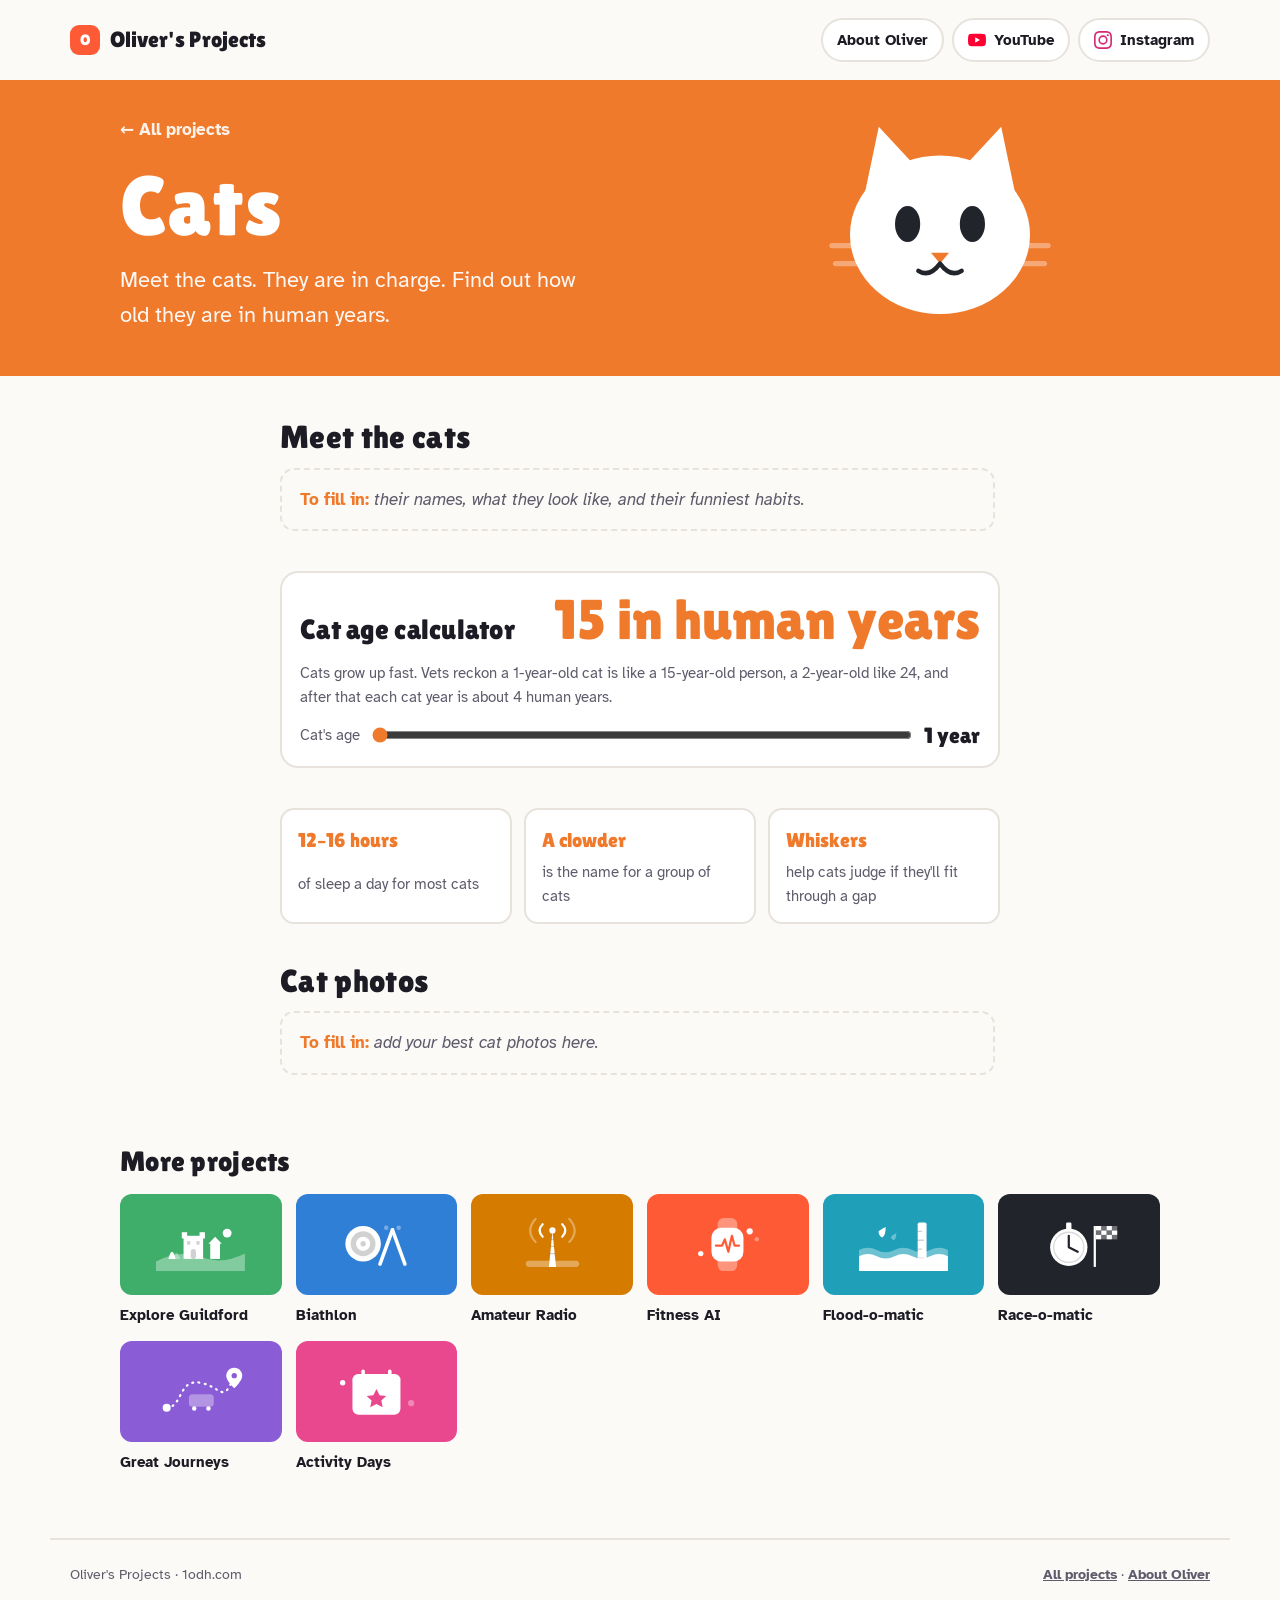
<file: Oliver's Projects/projects/cats.html>
<!doctype html>
<html lang="en-GB">
<head>
<meta charset="utf-8">
<meta name="viewport" content="width=device-width, initial-scale=1, viewport-fit=cover">
<title>Cats · Oliver&#x27;s Projects</title>
<meta name="description" content="Meet the cats. They are in charge. Find out how old they are in human years.">
<link rel="preconnect" href="https://fonts.googleapis.com">
<link rel="preconnect" href="https://fonts.gstatic.com" crossorigin>
<link rel="stylesheet" href="https://fonts.googleapis.com/css2?family=Atkinson+Hyperlegible:wght@400;700&family=Lilita+One&display=swap">
<link rel="stylesheet" href="../style.css">
</head>
<body><header class="topbar">
  <a class="brand" href="../index.html"><span class="brand-dot">O</span>Oliver's Projects</a>
  <nav class="nav" aria-label="Main">
    <a class="pill" href="../about.html">About Oliver</a>
    <a class="pill yt" href="https://www.youtube.com/" target="_blank" rel="noopener"><svg viewBox="0 0 24 24" aria-hidden="true"><path d="M23.5 6.2a3 3 0 0 0-2.1-2.1C19.5 3.6 12 3.6 12 3.6s-7.5 0-9.4.5A3 3 0 0 0 .5 6.2 31 31 0 0 0 0 12a31 31 0 0 0 .5 5.8 3 3 0 0 0 2.1 2.1c1.9.5 9.4.5 9.4.5s7.5 0 9.4-.5a3 3 0 0 0 2.1-2.1A31 31 0 0 0 24 12a31 31 0 0 0-.5-5.8zM9.6 15.6V8.4l6.3 3.6-6.3 3.6z"/></svg>YouTube</a>
    <a class="pill ig" href="https://www.instagram.com/" target="_blank" rel="noopener"><svg viewBox="0 0 24 24" aria-hidden="true"><path d="M12 2.2c3.2 0 3.6 0 4.8.1 3.3.1 4.8 1.7 4.9 4.9.1 1.3.1 1.6.1 4.8s0 3.6-.1 4.8c-.1 3.2-1.7 4.8-4.9 4.9-1.3.1-1.6.1-4.8.1s-3.6 0-4.8-.1c-3.3-.1-4.8-1.7-4.9-4.9C2.2 15.6 2.2 15.2 2.2 12s0-3.6.1-4.8C2.4 3.9 3.9 2.4 7.2 2.3 8.4 2.2 8.8 2.2 12 2.2zM12 0C8.7 0 8.3 0 7.1.1 2.7.3.3 2.7.1 7.1 0 8.3 0 8.7 0 12s0 3.7.1 4.9c.2 4.4 2.6 6.8 7 7C8.3 24 8.7 24 12 24s3.7 0 4.9-.1c4.4-.2 6.8-2.6 7-7 .1-1.2.1-1.6.1-4.9s0-3.7-.1-4.9c-.2-4.4-2.6-6.8-7-7C15.7 0 15.3 0 12 0zm0 5.8a6.2 6.2 0 1 0 0 12.4 6.2 6.2 0 0 0 0-12.4zM12 16a4 4 0 1 1 0-8 4 4 0 0 1 0 8zm6.4-11.8a1.4 1.4 0 1 0 0 2.9 1.4 1.4 0 0 0 0-2.9z"/></svg>Instagram</a>
  </nav>
</header>
<div style="--c: var(--t-cats)">
<section class="p-hero">
  <div class="p-hero-inner">
    <div>
      <a class="back" href="../index.html">← All projects</a>
      <h1>Cats</h1>
      <p class="tagline">Meet the cats. They are in charge. Find out how old they are in human years.</p>
    </div>
    <svg viewBox="0 0 200 120" aria-hidden="true">
<path d="M58 44 L66 6 L92 34Z" fill="#fff"/><path d="M142 44 L134 6 L108 34Z" fill="#fff"/>
<ellipse cx="100" cy="66" rx="50" ry="44" fill="#fff"/>
<ellipse cx="82" cy="60" rx="7" ry="10" fill="#22242b"/><ellipse cx="118" cy="60" rx="7" ry="10" fill="#22242b"/>
<path d="M95 76 L105 76 L100 82Z" fill="#f07a2c"/>
<path d="M100 82 Q94 90 88 86 M100 82 Q106 90 112 86" fill="none" stroke="#22242b" stroke-width="2.5" stroke-linecap="round"/>
<path d="M40 72 H70 M42 82 H70 M130 72 H160 M130 82 H158" stroke="rgba(255,255,255,.35)" stroke-width="3" stroke-linecap="round"/>
</svg>
  </div>
</section>
<main class="content">
<div class="block"><h2>Meet the cats</h2>
<p class="todo">their names, what they look like, and their funniest habits.</p></div>
<div class="toy">
  <div class="toy-head"><h2>Cat age calculator</h2><span class="big-number" id="cat-h">15</span></div>
  <p class="toy-note">Cats grow up fast. Vets reckon a 1-year-old cat is like a 15-year-old person, a 2-year-old like 24, and after that each cat year is about 4 human years.</p>
  <div class="row"><label for="cat-y" class="toy-note">Cat's age</label><input type="range" id="cat-y" min="1" max="20" value="1"><span class="score" id="cat-l">1 year</span></div>
</div>
<div class="facts">
<div class="fact"><b>12–16 hours</b><span>of sleep a day for most cats</span></div>
<div class="fact"><b>A clowder</b><span>is the name for a group of cats</span></div>
<div class="fact"><b>Whiskers</b><span>help cats judge if they'll fit through a gap</span></div>
</div>
<div class="block"><h2>Cat photos</h2>
<p class="todo">add your best cat photos here.</p></div>
<script>
(function () {
  var y = document.getElementById('cat-y'), h = document.getElementById('cat-h'), l = document.getElementById('cat-l');
  function upd() { var n = parseInt(y.value, 10), hu = n === 1 ? 15 : 24 + (n - 2) * 4;
    h.textContent = hu + ' in human years'; l.textContent = n + (n === 1 ? ' year' : ' years'); }
  y.addEventListener('input', upd); upd();
})();
</script>
</main>
</div>
<section class="more">
  <h2>More projects</h2>
  <div class="more-row">
<a href="explore-guildford.html" style="--c: var(--t-guildford)"><span class="mini"><svg viewBox="0 0 200 120" aria-hidden="true">
<path d="M0 98 Q50 70 100 88 T200 80 V120 H0Z" fill="rgba(255,255,255,.35)"/>
<rect x="62" y="40" width="44" height="52" fill="#fff"/><rect x="58" y="32" width="12" height="14" fill="#fff"/><rect x="98" y="32" width="12" height="14" fill="#fff"/>
<rect x="78" y="70" width="12" height="22" rx="6" fill="rgba(0,0,0,.18)"/><rect x="70" y="52" width="7" height="8" fill="rgba(0,0,0,.18)"/><rect x="91" y="52" width="7" height="8" fill="rgba(0,0,0,.18)"/>
<rect x="122" y="56" width="22" height="36" fill="#fff"/><path d="M118 58 L133 42 L148 58Z" fill="#fff"/>
<circle cx="160" cy="34" r="10" fill="#fff"/><path d="M28 92 Q36 60 44 92Z" fill="#fff"/><path d="M38 92 Q46 66 54 92Z" fill="rgba(255,255,255,.35)"/>
</svg></span>Explore Guildford</a>
<a href="biathlon.html" style="--c: var(--t-biathlon)"><span class="mini"><svg viewBox="0 0 200 120" aria-hidden="true">
<circle cx="70" cy="58" r="40" fill="#fff"/><circle cx="70" cy="58" r="28" fill="rgba(0,0,0,.18)"/><circle cx="70" cy="58" r="16" fill="#fff"/><circle cx="70" cy="58" r="6" fill="rgba(0,0,0,.18)"/>
<rect x="118" y="20" width="8" height="90" rx="4" transform="rotate(20 122 65)" fill="#fff"/><rect x="146" y="20" width="8" height="90" rx="4" transform="rotate(-20 150 65)" fill="#fff"/>
<circle cx="150" cy="22" r="5" fill="rgba(255,255,255,.35)"/><circle cx="122" cy="22" r="5" fill="rgba(255,255,255,.35)"/>
</svg></span>Biathlon</a>
<a href="amateur-radio.html" style="--c: var(--t-radio)"><span class="mini"><svg viewBox="0 0 200 120" aria-hidden="true">
<path d="M92 110 L100 30 L108 110Z" fill="#fff"/><path d="M94 80 H106 M95 64 H105 M97 48 H103" stroke="rgba(0,0,0,.18)" stroke-width="3"/>
<circle cx="100" cy="28" r="7" fill="#fff"/>
<path d="M78 14 Q64 28 78 42 M122 14 Q136 28 122 42" fill="none" stroke="#fff" stroke-width="5" stroke-linecap="round"/>
<path d="M62 2 Q38 28 62 54 M138 2 Q162 28 138 54" fill="none" stroke="rgba(255,255,255,.35)" stroke-width="5" stroke-linecap="round"/>
<rect x="40" y="96" width="120" height="14" rx="7" fill="rgba(255,255,255,.35)"/>
</svg></span>Amateur Radio</a>
<a href="fitness-ai.html" style="--c: var(--t-fitness)"><span class="mini"><svg viewBox="0 0 200 120" aria-hidden="true">
<rect x="78" y="0" width="44" height="120" rx="14" fill="rgba(255,255,255,.35)"/>
<rect x="64" y="22" width="72" height="76" rx="22" fill="#fff"/>
<path d="M74 62 H88 L94 48 L102 76 L110 40 L116 62 H126" fill="none" stroke="#ff5a36" stroke-width="5" stroke-linecap="round" stroke-linejoin="round"/>
<circle cx="150" cy="30" r="7" fill="#fff"/><circle cx="166" cy="48" r="5" fill="rgba(255,255,255,.35)"/><circle cx="40" cy="80" r="6" fill="#fff"/>
</svg></span>Fitness AI</a>
<a href="flood-o-matic.html" style="--c: var(--t-flood)"><span class="mini"><svg viewBox="0 0 200 120" aria-hidden="true">
<rect x="132" y="10" width="20" height="100" rx="4" fill="#fff"/>
<path d="M132 30 H142 M132 50 H146 M132 70 H142 M132 90 H146" stroke="rgba(0,0,0,.18)" stroke-width="3"/>
<path d="M0 72 Q20 62 40 72 T80 72 T120 72 T160 72 T200 72 V120 H0Z" fill="rgba(255,255,255,.35)"/>
<path d="M0 86 Q20 76 40 86 T80 86 T120 86 T160 86 T200 86 V120 H0Z" fill="#fff"/>
<path d="M60 20 Q60 40 52 44 Q44 40 44 30 Q48 26 60 20Z" fill="#fff"/><path d="M84 34 Q84 48 78 50 Q72 48 72 42 Q75 39 84 34Z" fill="rgba(255,255,255,.35)"/>
</svg></span>Flood-o-matic</a>
<a href="race-o-matic.html" style="--c: var(--t-race)"><span class="mini"><svg viewBox="0 0 200 120" aria-hidden="true">
<circle cx="76" cy="66" r="42" fill="#fff"/><rect x="70" y="10" width="12" height="16" rx="3" fill="#fff"/>
<circle cx="76" cy="66" r="34" fill="none" stroke="rgba(0,0,0,.15)" stroke-width="3"/>
<path d="M76 66 L76 40 M76 66 L96 76" stroke="#22242b" stroke-width="5" stroke-linecap="round"/>
<rect x="132" y="18" width="5" height="92" fill="#fff"/>
<g fill="#fff"><rect x="137" y="18" width="12" height="10"/><rect x="161" y="18" width="12" height="10"/><rect x="149" y="28" width="12" height="10"/><rect x="173" y="28" width="12" height="10"/><rect x="137" y="38" width="12" height="10"/><rect x="161" y="38" width="12" height="10"/></g>
<g fill="rgba(255,255,255,.35)"><rect x="149" y="18" width="12" height="10"/><rect x="173" y="18" width="12" height="10"/><rect x="137" y="28" width="12" height="10"/><rect x="161" y="28" width="12" height="10"/><rect x="149" y="38" width="12" height="10"/><rect x="173" y="38" width="12" height="10"/></g>
</svg></span>Race-o-matic</a>
<a href="great-journeys.html" style="--c: var(--t-journeys)"><span class="mini"><svg viewBox="0 0 200 120" aria-hidden="true">
<path d="M24 96 C60 96 50 30 100 40 S150 90 176 24" fill="none" stroke="#fff" stroke-width="5" stroke-dasharray="2 12" stroke-linecap="round"/>
<circle cx="24" cy="96" r="9" fill="#fff"/>
<path d="M176 6 C164 6 158 16 158 24 C158 36 176 52 176 52 C176 52 194 36 194 24 C194 16 188 6 176 6Z" fill="#fff"/><circle cx="176" cy="24" r="6" fill="#8a5cd6"/>
<rect x="74" y="66" width="56" height="28" rx="8" fill="rgba(255,255,255,.35)"/><circle cx="86" cy="98" r="5" fill="#fff"/><circle cx="118" cy="98" r="5" fill="#fff"/>
</svg></span>Great Journeys</a>
<a href="activity-days.html" style="--c: var(--t-activity)"><span class="mini"><svg viewBox="0 0 200 120" aria-hidden="true">
<rect x="46" y="20" width="108" height="92" rx="14" fill="#fff"/><rect x="46" y="20" width="108" height="24" rx="12" fill="rgba(255,255,255,.35)"/>
<rect x="66" y="10" width="8" height="20" rx="4" fill="#fff"/><rect x="126" y="10" width="8" height="20" rx="4" fill="#fff"/>
<path d="M100 54 L107 68 L122 70 L111 80 L114 95 L100 88 L86 95 L89 80 L78 70 L93 68Z" fill="#e9488f"/>
<circle cx="24" cy="40" r="6" fill="#fff"/><circle cx="178" cy="86" r="7" fill="rgba(255,255,255,.35)"/>
</svg></span>Activity Days</a>
  </div>
</section>
<footer class="site">
  <span>Oliver's Projects · 1odh.com</span>
  <span><a href="../index.html">All projects</a> · <a href="../about.html">About Oliver</a></span>
</footer>
</body>
</html>
</file>
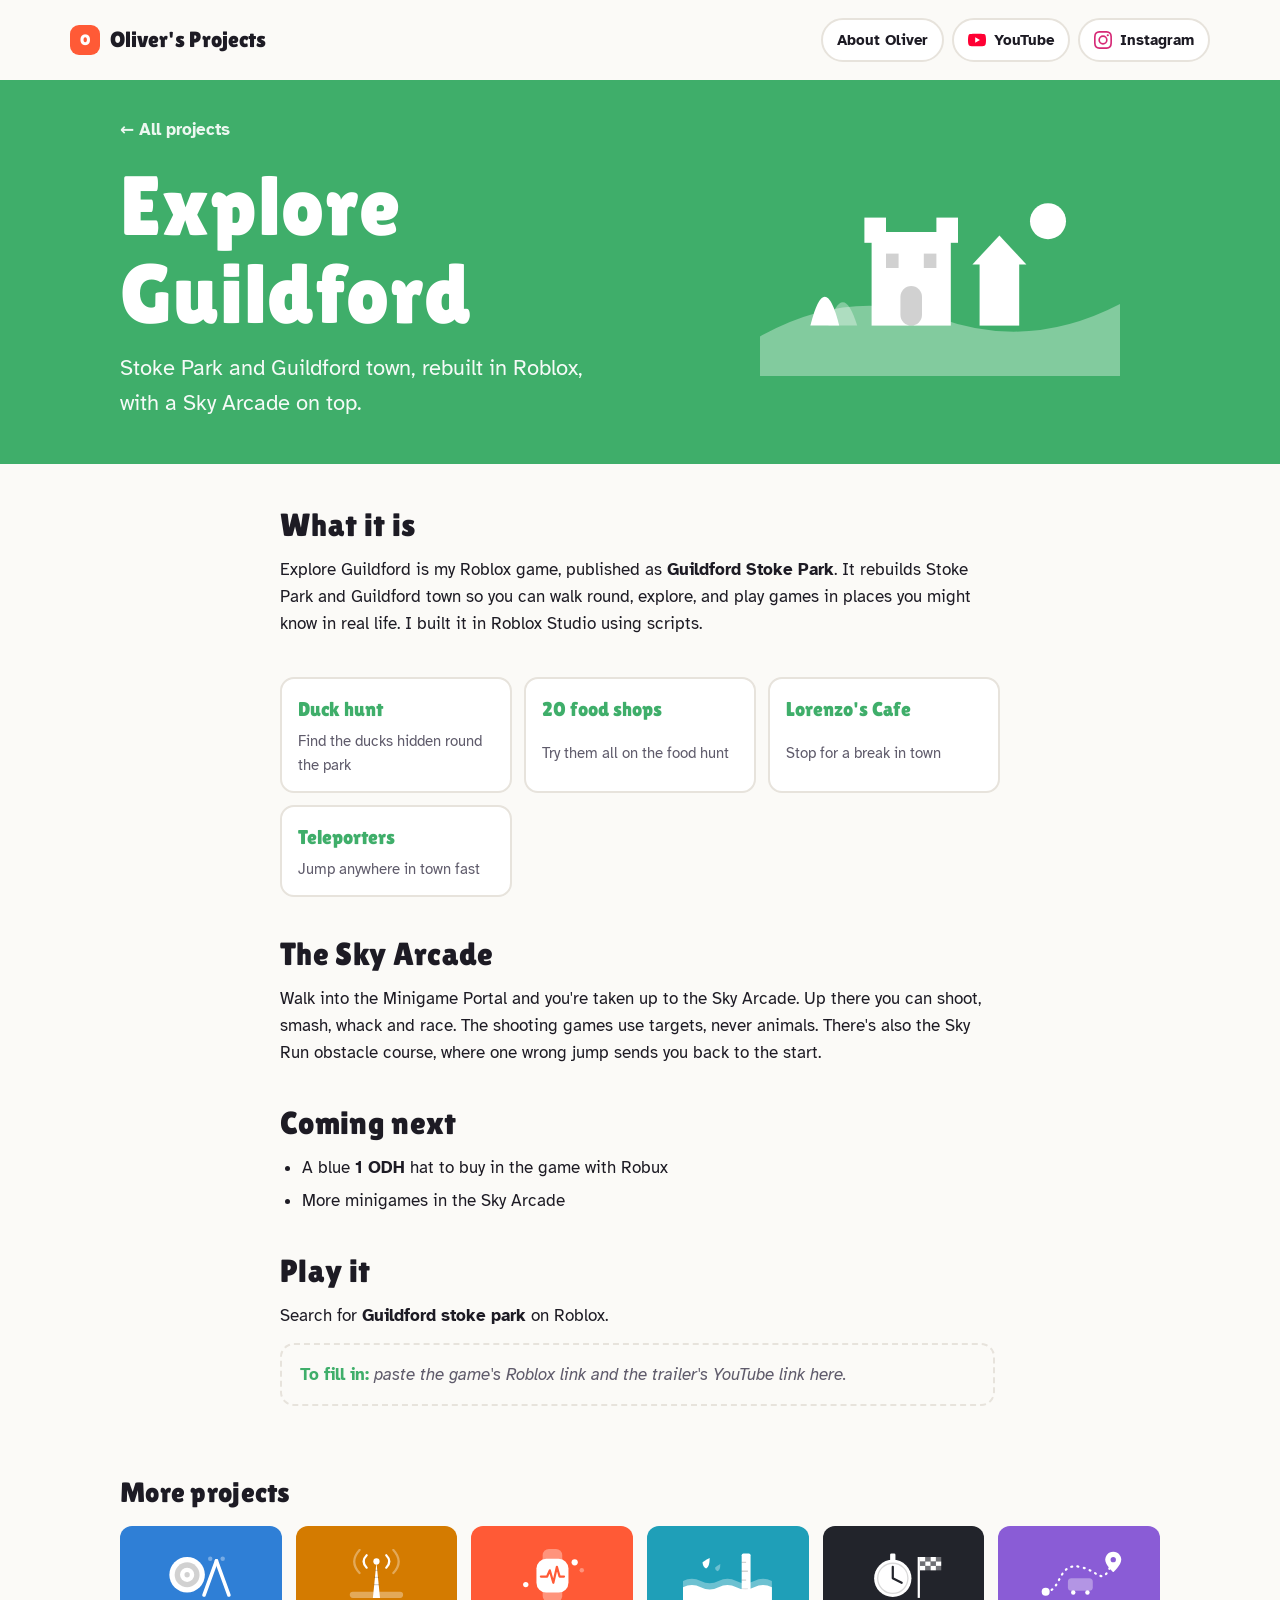
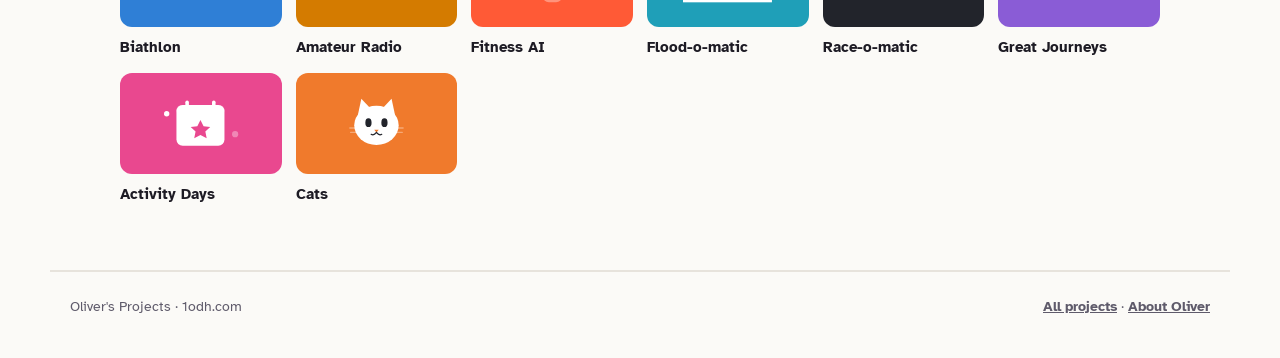
<file: Oliver's Projects/projects/explore-guildford.html>
<!doctype html>
<html lang="en-GB">
<head>
<meta charset="utf-8">
<meta name="viewport" content="width=device-width, initial-scale=1, viewport-fit=cover">
<title>Explore Guildford · Oliver&#x27;s Projects</title>
<meta name="description" content="Stoke Park and Guildford town, rebuilt in Roblox, with a Sky Arcade on top.">
<link rel="preconnect" href="https://fonts.googleapis.com">
<link rel="preconnect" href="https://fonts.gstatic.com" crossorigin>
<link rel="stylesheet" href="https://fonts.googleapis.com/css2?family=Atkinson+Hyperlegible:wght@400;700&family=Lilita+One&display=swap">
<link rel="stylesheet" href="../style.css">
</head>
<body><header class="topbar">
  <a class="brand" href="../index.html"><span class="brand-dot">O</span>Oliver's Projects</a>
  <nav class="nav" aria-label="Main">
    <a class="pill" href="../about.html">About Oliver</a>
    <a class="pill yt" href="https://www.youtube.com/" target="_blank" rel="noopener"><svg viewBox="0 0 24 24" aria-hidden="true"><path d="M23.5 6.2a3 3 0 0 0-2.1-2.1C19.5 3.6 12 3.6 12 3.6s-7.5 0-9.4.5A3 3 0 0 0 .5 6.2 31 31 0 0 0 0 12a31 31 0 0 0 .5 5.8 3 3 0 0 0 2.1 2.1c1.9.5 9.4.5 9.4.5s7.5 0 9.4-.5a3 3 0 0 0 2.1-2.1A31 31 0 0 0 24 12a31 31 0 0 0-.5-5.8zM9.6 15.6V8.4l6.3 3.6-6.3 3.6z"/></svg>YouTube</a>
    <a class="pill ig" href="https://www.instagram.com/" target="_blank" rel="noopener"><svg viewBox="0 0 24 24" aria-hidden="true"><path d="M12 2.2c3.2 0 3.6 0 4.8.1 3.3.1 4.8 1.7 4.9 4.9.1 1.3.1 1.6.1 4.8s0 3.6-.1 4.8c-.1 3.2-1.7 4.8-4.9 4.9-1.3.1-1.6.1-4.8.1s-3.6 0-4.8-.1c-3.3-.1-4.8-1.7-4.9-4.9C2.2 15.6 2.2 15.2 2.2 12s0-3.6.1-4.8C2.4 3.9 3.9 2.4 7.2 2.3 8.4 2.2 8.8 2.2 12 2.2zM12 0C8.7 0 8.3 0 7.1.1 2.7.3.3 2.7.1 7.1 0 8.3 0 8.7 0 12s0 3.7.1 4.9c.2 4.4 2.6 6.8 7 7C8.3 24 8.7 24 12 24s3.7 0 4.9-.1c4.4-.2 6.8-2.6 7-7 .1-1.2.1-1.6.1-4.9s0-3.7-.1-4.9c-.2-4.4-2.6-6.8-7-7C15.7 0 15.3 0 12 0zm0 5.8a6.2 6.2 0 1 0 0 12.4 6.2 6.2 0 0 0 0-12.4zM12 16a4 4 0 1 1 0-8 4 4 0 0 1 0 8zm6.4-11.8a1.4 1.4 0 1 0 0 2.9 1.4 1.4 0 0 0 0-2.9z"/></svg>Instagram</a>
  </nav>
</header>
<div style="--c: var(--t-guildford)">
<section class="p-hero">
  <div class="p-hero-inner">
    <div>
      <a class="back" href="../index.html">← All projects</a>
      <h1>Explore Guildford</h1>
      <p class="tagline">Stoke Park and Guildford town, rebuilt in Roblox, with a Sky Arcade on top.</p>
    </div>
    <svg viewBox="0 0 200 120" aria-hidden="true">
<path d="M0 98 Q50 70 100 88 T200 80 V120 H0Z" fill="rgba(255,255,255,.35)"/>
<rect x="62" y="40" width="44" height="52" fill="#fff"/><rect x="58" y="32" width="12" height="14" fill="#fff"/><rect x="98" y="32" width="12" height="14" fill="#fff"/>
<rect x="78" y="70" width="12" height="22" rx="6" fill="rgba(0,0,0,.18)"/><rect x="70" y="52" width="7" height="8" fill="rgba(0,0,0,.18)"/><rect x="91" y="52" width="7" height="8" fill="rgba(0,0,0,.18)"/>
<rect x="122" y="56" width="22" height="36" fill="#fff"/><path d="M118 58 L133 42 L148 58Z" fill="#fff"/>
<circle cx="160" cy="34" r="10" fill="#fff"/><path d="M28 92 Q36 60 44 92Z" fill="#fff"/><path d="M38 92 Q46 66 54 92Z" fill="rgba(255,255,255,.35)"/>
</svg>
  </div>
</section>
<main class="content">
<div class="block"><h2>What it is</h2>
<p>Explore Guildford is my Roblox game, published as <strong>Guildford Stoke Park</strong>. It rebuilds Stoke Park and Guildford town so you can walk round, explore, and play games in places you might know in real life. I built it in Roblox Studio using scripts.</p></div>
<div class="facts">
<div class="fact"><b>Duck hunt</b><span>Find the ducks hidden round the park</span></div>
<div class="fact"><b>20 food shops</b><span>Try them all on the food hunt</span></div>
<div class="fact"><b>Lorenzo's Cafe</b><span>Stop for a break in town</span></div>
<div class="fact"><b>Teleporters</b><span>Jump anywhere in town fast</span></div>
</div>
<div class="block"><h2>The Sky Arcade</h2>
<p>Walk into the Minigame Portal and you're taken up to the Sky Arcade. Up there you can shoot, smash, whack and race. The shooting games use targets, never animals. There's also the Sky Run obstacle course, where one wrong jump sends you back to the start.</p></div>
<div class="block"><h2>Coming next</h2>
<ul>
<li>A blue <strong>1 ODH</strong> hat to buy in the game with Robux</li>
<li>More minigames in the Sky Arcade</li>
</ul></div>
<div class="block"><h2>Play it</h2>
<p>Search for <strong>Guildford stoke park</strong> on Roblox.</p>
<p class="todo">paste the game's Roblox link and the trailer's YouTube link here.</p></div>
</main>
</div>
<section class="more">
  <h2>More projects</h2>
  <div class="more-row">
<a href="biathlon.html" style="--c: var(--t-biathlon)"><span class="mini"><svg viewBox="0 0 200 120" aria-hidden="true">
<circle cx="70" cy="58" r="40" fill="#fff"/><circle cx="70" cy="58" r="28" fill="rgba(0,0,0,.18)"/><circle cx="70" cy="58" r="16" fill="#fff"/><circle cx="70" cy="58" r="6" fill="rgba(0,0,0,.18)"/>
<rect x="118" y="20" width="8" height="90" rx="4" transform="rotate(20 122 65)" fill="#fff"/><rect x="146" y="20" width="8" height="90" rx="4" transform="rotate(-20 150 65)" fill="#fff"/>
<circle cx="150" cy="22" r="5" fill="rgba(255,255,255,.35)"/><circle cx="122" cy="22" r="5" fill="rgba(255,255,255,.35)"/>
</svg></span>Biathlon</a>
<a href="amateur-radio.html" style="--c: var(--t-radio)"><span class="mini"><svg viewBox="0 0 200 120" aria-hidden="true">
<path d="M92 110 L100 30 L108 110Z" fill="#fff"/><path d="M94 80 H106 M95 64 H105 M97 48 H103" stroke="rgba(0,0,0,.18)" stroke-width="3"/>
<circle cx="100" cy="28" r="7" fill="#fff"/>
<path d="M78 14 Q64 28 78 42 M122 14 Q136 28 122 42" fill="none" stroke="#fff" stroke-width="5" stroke-linecap="round"/>
<path d="M62 2 Q38 28 62 54 M138 2 Q162 28 138 54" fill="none" stroke="rgba(255,255,255,.35)" stroke-width="5" stroke-linecap="round"/>
<rect x="40" y="96" width="120" height="14" rx="7" fill="rgba(255,255,255,.35)"/>
</svg></span>Amateur Radio</a>
<a href="fitness-ai.html" style="--c: var(--t-fitness)"><span class="mini"><svg viewBox="0 0 200 120" aria-hidden="true">
<rect x="78" y="0" width="44" height="120" rx="14" fill="rgba(255,255,255,.35)"/>
<rect x="64" y="22" width="72" height="76" rx="22" fill="#fff"/>
<path d="M74 62 H88 L94 48 L102 76 L110 40 L116 62 H126" fill="none" stroke="#ff5a36" stroke-width="5" stroke-linecap="round" stroke-linejoin="round"/>
<circle cx="150" cy="30" r="7" fill="#fff"/><circle cx="166" cy="48" r="5" fill="rgba(255,255,255,.35)"/><circle cx="40" cy="80" r="6" fill="#fff"/>
</svg></span>Fitness AI</a>
<a href="flood-o-matic.html" style="--c: var(--t-flood)"><span class="mini"><svg viewBox="0 0 200 120" aria-hidden="true">
<rect x="132" y="10" width="20" height="100" rx="4" fill="#fff"/>
<path d="M132 30 H142 M132 50 H146 M132 70 H142 M132 90 H146" stroke="rgba(0,0,0,.18)" stroke-width="3"/>
<path d="M0 72 Q20 62 40 72 T80 72 T120 72 T160 72 T200 72 V120 H0Z" fill="rgba(255,255,255,.35)"/>
<path d="M0 86 Q20 76 40 86 T80 86 T120 86 T160 86 T200 86 V120 H0Z" fill="#fff"/>
<path d="M60 20 Q60 40 52 44 Q44 40 44 30 Q48 26 60 20Z" fill="#fff"/><path d="M84 34 Q84 48 78 50 Q72 48 72 42 Q75 39 84 34Z" fill="rgba(255,255,255,.35)"/>
</svg></span>Flood-o-matic</a>
<a href="race-o-matic.html" style="--c: var(--t-race)"><span class="mini"><svg viewBox="0 0 200 120" aria-hidden="true">
<circle cx="76" cy="66" r="42" fill="#fff"/><rect x="70" y="10" width="12" height="16" rx="3" fill="#fff"/>
<circle cx="76" cy="66" r="34" fill="none" stroke="rgba(0,0,0,.15)" stroke-width="3"/>
<path d="M76 66 L76 40 M76 66 L96 76" stroke="#22242b" stroke-width="5" stroke-linecap="round"/>
<rect x="132" y="18" width="5" height="92" fill="#fff"/>
<g fill="#fff"><rect x="137" y="18" width="12" height="10"/><rect x="161" y="18" width="12" height="10"/><rect x="149" y="28" width="12" height="10"/><rect x="173" y="28" width="12" height="10"/><rect x="137" y="38" width="12" height="10"/><rect x="161" y="38" width="12" height="10"/></g>
<g fill="rgba(255,255,255,.35)"><rect x="149" y="18" width="12" height="10"/><rect x="173" y="18" width="12" height="10"/><rect x="137" y="28" width="12" height="10"/><rect x="161" y="28" width="12" height="10"/><rect x="149" y="38" width="12" height="10"/><rect x="173" y="38" width="12" height="10"/></g>
</svg></span>Race-o-matic</a>
<a href="great-journeys.html" style="--c: var(--t-journeys)"><span class="mini"><svg viewBox="0 0 200 120" aria-hidden="true">
<path d="M24 96 C60 96 50 30 100 40 S150 90 176 24" fill="none" stroke="#fff" stroke-width="5" stroke-dasharray="2 12" stroke-linecap="round"/>
<circle cx="24" cy="96" r="9" fill="#fff"/>
<path d="M176 6 C164 6 158 16 158 24 C158 36 176 52 176 52 C176 52 194 36 194 24 C194 16 188 6 176 6Z" fill="#fff"/><circle cx="176" cy="24" r="6" fill="#8a5cd6"/>
<rect x="74" y="66" width="56" height="28" rx="8" fill="rgba(255,255,255,.35)"/><circle cx="86" cy="98" r="5" fill="#fff"/><circle cx="118" cy="98" r="5" fill="#fff"/>
</svg></span>Great Journeys</a>
<a href="activity-days.html" style="--c: var(--t-activity)"><span class="mini"><svg viewBox="0 0 200 120" aria-hidden="true">
<rect x="46" y="20" width="108" height="92" rx="14" fill="#fff"/><rect x="46" y="20" width="108" height="24" rx="12" fill="rgba(255,255,255,.35)"/>
<rect x="66" y="10" width="8" height="20" rx="4" fill="#fff"/><rect x="126" y="10" width="8" height="20" rx="4" fill="#fff"/>
<path d="M100 54 L107 68 L122 70 L111 80 L114 95 L100 88 L86 95 L89 80 L78 70 L93 68Z" fill="#e9488f"/>
<circle cx="24" cy="40" r="6" fill="#fff"/><circle cx="178" cy="86" r="7" fill="rgba(255,255,255,.35)"/>
</svg></span>Activity Days</a>
<a href="cats.html" style="--c: var(--t-cats)"><span class="mini"><svg viewBox="0 0 200 120" aria-hidden="true">
<path d="M58 44 L66 6 L92 34Z" fill="#fff"/><path d="M142 44 L134 6 L108 34Z" fill="#fff"/>
<ellipse cx="100" cy="66" rx="50" ry="44" fill="#fff"/>
<ellipse cx="82" cy="60" rx="7" ry="10" fill="#22242b"/><ellipse cx="118" cy="60" rx="7" ry="10" fill="#22242b"/>
<path d="M95 76 L105 76 L100 82Z" fill="#f07a2c"/>
<path d="M100 82 Q94 90 88 86 M100 82 Q106 90 112 86" fill="none" stroke="#22242b" stroke-width="2.5" stroke-linecap="round"/>
<path d="M40 72 H70 M42 82 H70 M130 72 H160 M130 82 H158" stroke="rgba(255,255,255,.35)" stroke-width="3" stroke-linecap="round"/>
</svg></span>Cats</a>
  </div>
</section>
<footer class="site">
  <span>Oliver's Projects · 1odh.com</span>
  <span><a href="../index.html">All projects</a> · <a href="../about.html">About Oliver</a></span>
</footer>
</body>
</html>
</file>
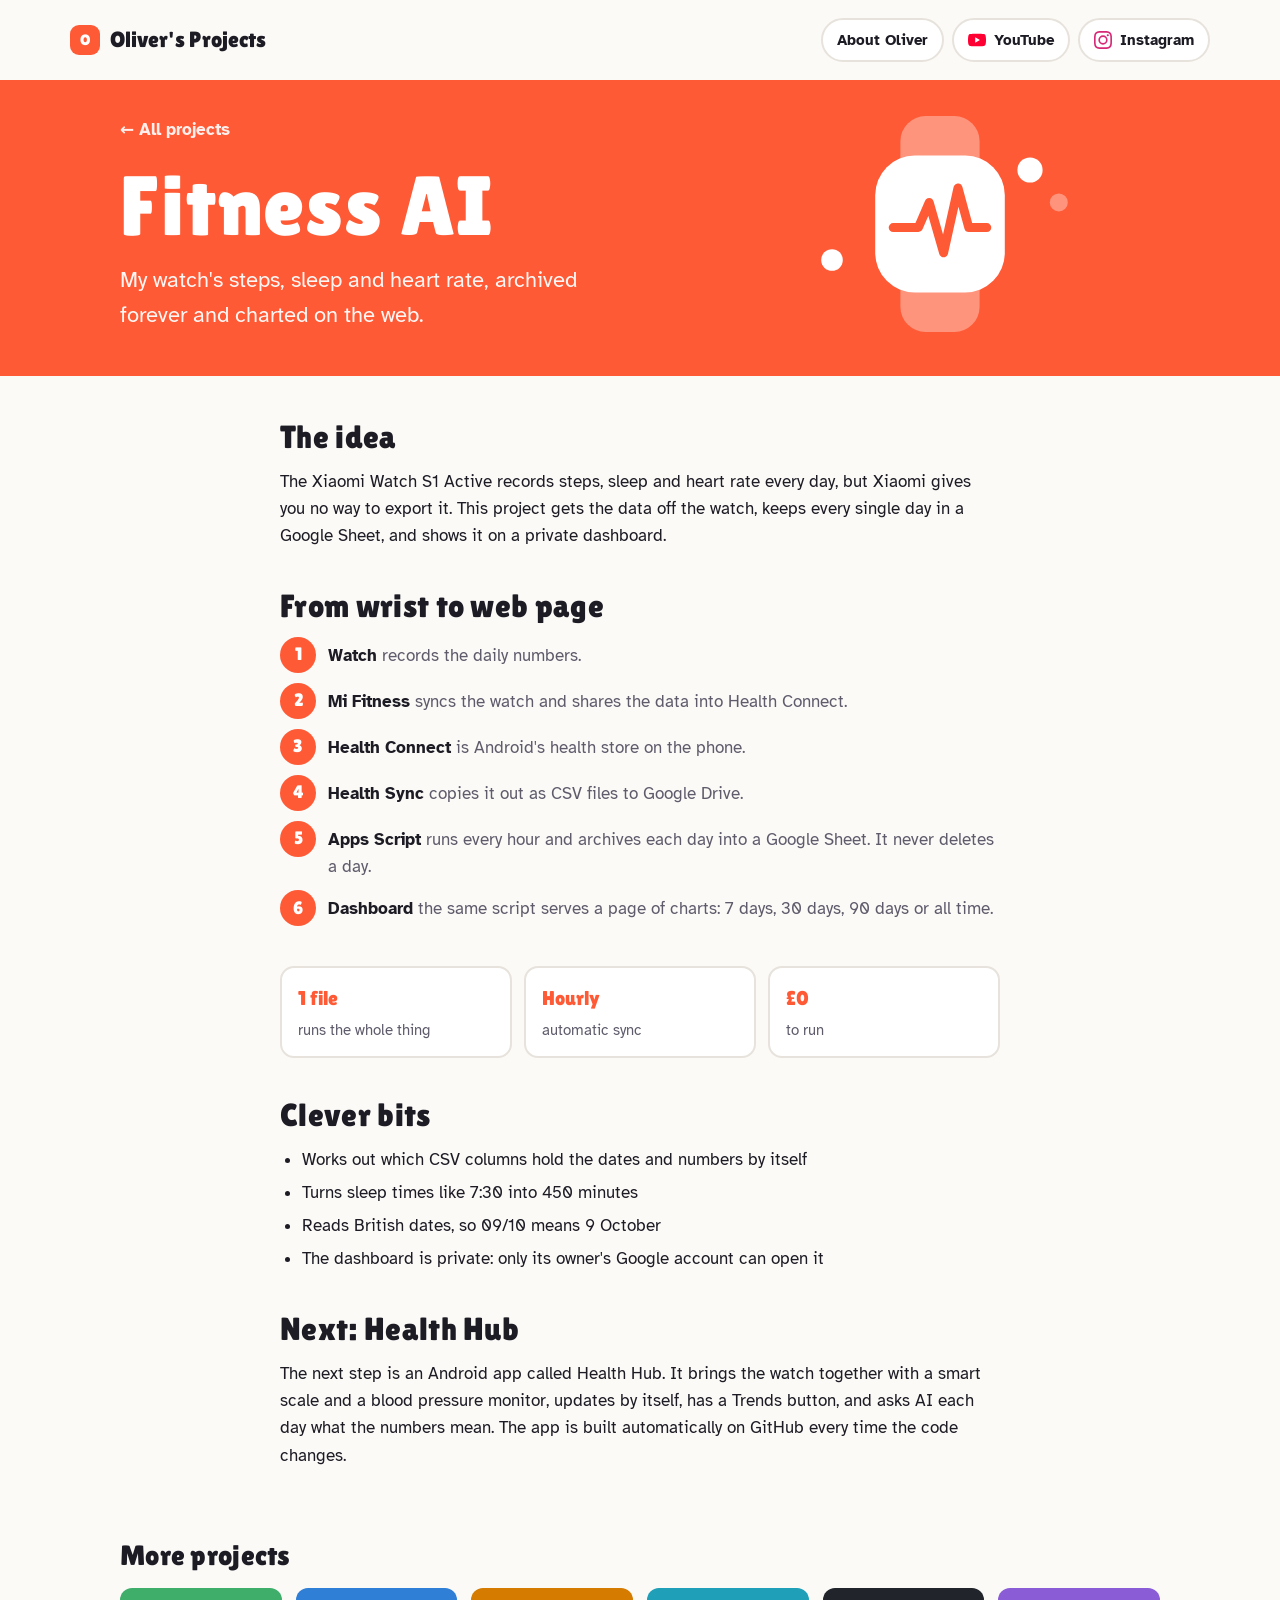
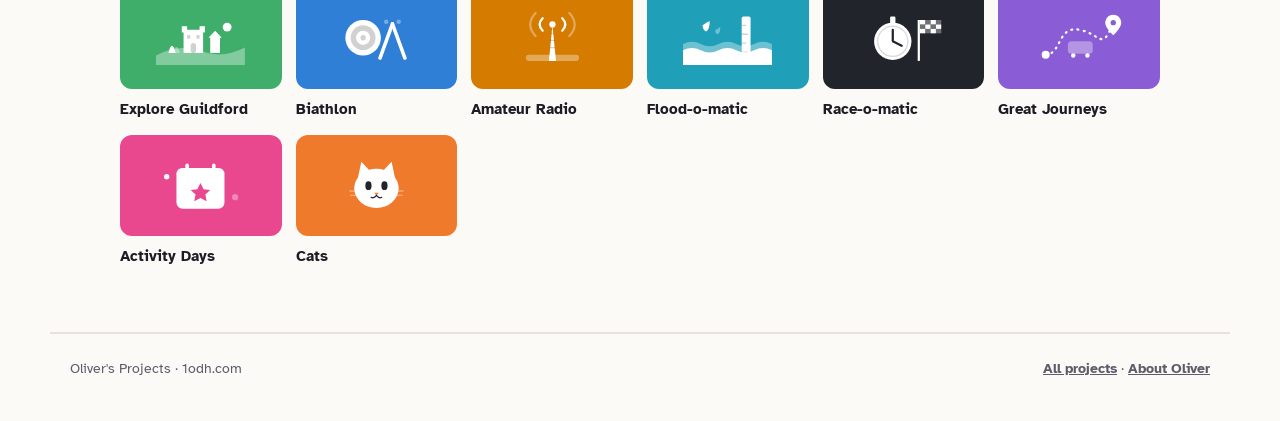
<file: Oliver's Projects/projects/fitness-ai.html>
<!doctype html>
<html lang="en-GB">
<head>
<meta charset="utf-8">
<meta name="viewport" content="width=device-width, initial-scale=1, viewport-fit=cover">
<title>Fitness AI · Oliver&#x27;s Projects</title>
<meta name="description" content="My watch&#x27;s steps, sleep and heart rate, archived forever and charted on the web.">
<link rel="preconnect" href="https://fonts.googleapis.com">
<link rel="preconnect" href="https://fonts.gstatic.com" crossorigin>
<link rel="stylesheet" href="https://fonts.googleapis.com/css2?family=Atkinson+Hyperlegible:wght@400;700&family=Lilita+One&display=swap">
<link rel="stylesheet" href="../style.css">
</head>
<body><header class="topbar">
  <a class="brand" href="../index.html"><span class="brand-dot">O</span>Oliver's Projects</a>
  <nav class="nav" aria-label="Main">
    <a class="pill" href="../about.html">About Oliver</a>
    <a class="pill yt" href="https://www.youtube.com/" target="_blank" rel="noopener"><svg viewBox="0 0 24 24" aria-hidden="true"><path d="M23.5 6.2a3 3 0 0 0-2.1-2.1C19.5 3.6 12 3.6 12 3.6s-7.5 0-9.4.5A3 3 0 0 0 .5 6.2 31 31 0 0 0 0 12a31 31 0 0 0 .5 5.8 3 3 0 0 0 2.1 2.1c1.9.5 9.4.5 9.4.5s7.5 0 9.4-.5a3 3 0 0 0 2.1-2.1A31 31 0 0 0 24 12a31 31 0 0 0-.5-5.8zM9.6 15.6V8.4l6.3 3.6-6.3 3.6z"/></svg>YouTube</a>
    <a class="pill ig" href="https://www.instagram.com/" target="_blank" rel="noopener"><svg viewBox="0 0 24 24" aria-hidden="true"><path d="M12 2.2c3.2 0 3.6 0 4.8.1 3.3.1 4.8 1.7 4.9 4.9.1 1.3.1 1.6.1 4.8s0 3.6-.1 4.8c-.1 3.2-1.7 4.8-4.9 4.9-1.3.1-1.6.1-4.8.1s-3.6 0-4.8-.1c-3.3-.1-4.8-1.7-4.9-4.9C2.2 15.6 2.2 15.2 2.2 12s0-3.6.1-4.8C2.4 3.9 3.9 2.4 7.2 2.3 8.4 2.2 8.8 2.2 12 2.2zM12 0C8.7 0 8.3 0 7.1.1 2.7.3.3 2.7.1 7.1 0 8.3 0 8.7 0 12s0 3.7.1 4.9c.2 4.4 2.6 6.8 7 7C8.3 24 8.7 24 12 24s3.7 0 4.9-.1c4.4-.2 6.8-2.6 7-7 .1-1.2.1-1.6.1-4.9s0-3.7-.1-4.9c-.2-4.4-2.6-6.8-7-7C15.7 0 15.3 0 12 0zm0 5.8a6.2 6.2 0 1 0 0 12.4 6.2 6.2 0 0 0 0-12.4zM12 16a4 4 0 1 1 0-8 4 4 0 0 1 0 8zm6.4-11.8a1.4 1.4 0 1 0 0 2.9 1.4 1.4 0 0 0 0-2.9z"/></svg>Instagram</a>
  </nav>
</header>
<div style="--c: var(--t-fitness)">
<section class="p-hero">
  <div class="p-hero-inner">
    <div>
      <a class="back" href="../index.html">← All projects</a>
      <h1>Fitness AI</h1>
      <p class="tagline">My watch's steps, sleep and heart rate, archived forever and charted on the web.</p>
    </div>
    <svg viewBox="0 0 200 120" aria-hidden="true">
<rect x="78" y="0" width="44" height="120" rx="14" fill="rgba(255,255,255,.35)"/>
<rect x="64" y="22" width="72" height="76" rx="22" fill="#fff"/>
<path d="M74 62 H88 L94 48 L102 76 L110 40 L116 62 H126" fill="none" stroke="#ff5a36" stroke-width="5" stroke-linecap="round" stroke-linejoin="round"/>
<circle cx="150" cy="30" r="7" fill="#fff"/><circle cx="166" cy="48" r="5" fill="rgba(255,255,255,.35)"/><circle cx="40" cy="80" r="6" fill="#fff"/>
</svg>
  </div>
</section>
<main class="content">
<div class="block"><h2>The idea</h2>
<p>The Xiaomi Watch S1 Active records steps, sleep and heart rate every day, but Xiaomi gives you no way to export it. This project gets the data off the watch, keeps every single day in a Google Sheet, and shows it on a private dashboard.</p></div>
<div class="block"><h2>From wrist to web page</h2>
<ol class="steps">
<li><div><strong>Watch</strong> <span>records the daily numbers.</span></div></li>
<li><div><strong>Mi Fitness</strong> <span>syncs the watch and shares the data into Health Connect.</span></div></li>
<li><div><strong>Health Connect</strong> <span>is Android's health store on the phone.</span></div></li>
<li><div><strong>Health Sync</strong> <span>copies it out as CSV files to Google Drive.</span></div></li>
<li><div><strong>Apps Script</strong> <span>runs every hour and archives each day into a Google Sheet. It never deletes a day.</span></div></li>
<li><div><strong>Dashboard</strong> <span>the same script serves a page of charts: 7 days, 30 days, 90 days or all time.</span></div></li>
</ol></div>
<div class="facts">
<div class="fact"><b>1 file</b><span>runs the whole thing</span></div>
<div class="fact"><b>Hourly</b><span>automatic sync</span></div>
<div class="fact"><b>£0</b><span>to run</span></div>
</div>
<div class="block"><h2>Clever bits</h2>
<ul>
<li>Works out which CSV columns hold the dates and numbers by itself</li>
<li>Turns sleep times like 7:30 into 450 minutes</li>
<li>Reads British dates, so 09/10 means 9 October</li>
<li>The dashboard is private: only its owner's Google account can open it</li>
</ul></div>
<div class="block"><h2>Next: Health Hub</h2>
<p>The next step is an Android app called Health Hub. It brings the watch together with a smart scale and a blood pressure monitor, updates by itself, has a Trends button, and asks AI each day what the numbers mean. The app is built automatically on GitHub every time the code changes.</p></div>
</main>
</div>
<section class="more">
  <h2>More projects</h2>
  <div class="more-row">
<a href="explore-guildford.html" style="--c: var(--t-guildford)"><span class="mini"><svg viewBox="0 0 200 120" aria-hidden="true">
<path d="M0 98 Q50 70 100 88 T200 80 V120 H0Z" fill="rgba(255,255,255,.35)"/>
<rect x="62" y="40" width="44" height="52" fill="#fff"/><rect x="58" y="32" width="12" height="14" fill="#fff"/><rect x="98" y="32" width="12" height="14" fill="#fff"/>
<rect x="78" y="70" width="12" height="22" rx="6" fill="rgba(0,0,0,.18)"/><rect x="70" y="52" width="7" height="8" fill="rgba(0,0,0,.18)"/><rect x="91" y="52" width="7" height="8" fill="rgba(0,0,0,.18)"/>
<rect x="122" y="56" width="22" height="36" fill="#fff"/><path d="M118 58 L133 42 L148 58Z" fill="#fff"/>
<circle cx="160" cy="34" r="10" fill="#fff"/><path d="M28 92 Q36 60 44 92Z" fill="#fff"/><path d="M38 92 Q46 66 54 92Z" fill="rgba(255,255,255,.35)"/>
</svg></span>Explore Guildford</a>
<a href="biathlon.html" style="--c: var(--t-biathlon)"><span class="mini"><svg viewBox="0 0 200 120" aria-hidden="true">
<circle cx="70" cy="58" r="40" fill="#fff"/><circle cx="70" cy="58" r="28" fill="rgba(0,0,0,.18)"/><circle cx="70" cy="58" r="16" fill="#fff"/><circle cx="70" cy="58" r="6" fill="rgba(0,0,0,.18)"/>
<rect x="118" y="20" width="8" height="90" rx="4" transform="rotate(20 122 65)" fill="#fff"/><rect x="146" y="20" width="8" height="90" rx="4" transform="rotate(-20 150 65)" fill="#fff"/>
<circle cx="150" cy="22" r="5" fill="rgba(255,255,255,.35)"/><circle cx="122" cy="22" r="5" fill="rgba(255,255,255,.35)"/>
</svg></span>Biathlon</a>
<a href="amateur-radio.html" style="--c: var(--t-radio)"><span class="mini"><svg viewBox="0 0 200 120" aria-hidden="true">
<path d="M92 110 L100 30 L108 110Z" fill="#fff"/><path d="M94 80 H106 M95 64 H105 M97 48 H103" stroke="rgba(0,0,0,.18)" stroke-width="3"/>
<circle cx="100" cy="28" r="7" fill="#fff"/>
<path d="M78 14 Q64 28 78 42 M122 14 Q136 28 122 42" fill="none" stroke="#fff" stroke-width="5" stroke-linecap="round"/>
<path d="M62 2 Q38 28 62 54 M138 2 Q162 28 138 54" fill="none" stroke="rgba(255,255,255,.35)" stroke-width="5" stroke-linecap="round"/>
<rect x="40" y="96" width="120" height="14" rx="7" fill="rgba(255,255,255,.35)"/>
</svg></span>Amateur Radio</a>
<a href="flood-o-matic.html" style="--c: var(--t-flood)"><span class="mini"><svg viewBox="0 0 200 120" aria-hidden="true">
<rect x="132" y="10" width="20" height="100" rx="4" fill="#fff"/>
<path d="M132 30 H142 M132 50 H146 M132 70 H142 M132 90 H146" stroke="rgba(0,0,0,.18)" stroke-width="3"/>
<path d="M0 72 Q20 62 40 72 T80 72 T120 72 T160 72 T200 72 V120 H0Z" fill="rgba(255,255,255,.35)"/>
<path d="M0 86 Q20 76 40 86 T80 86 T120 86 T160 86 T200 86 V120 H0Z" fill="#fff"/>
<path d="M60 20 Q60 40 52 44 Q44 40 44 30 Q48 26 60 20Z" fill="#fff"/><path d="M84 34 Q84 48 78 50 Q72 48 72 42 Q75 39 84 34Z" fill="rgba(255,255,255,.35)"/>
</svg></span>Flood-o-matic</a>
<a href="race-o-matic.html" style="--c: var(--t-race)"><span class="mini"><svg viewBox="0 0 200 120" aria-hidden="true">
<circle cx="76" cy="66" r="42" fill="#fff"/><rect x="70" y="10" width="12" height="16" rx="3" fill="#fff"/>
<circle cx="76" cy="66" r="34" fill="none" stroke="rgba(0,0,0,.15)" stroke-width="3"/>
<path d="M76 66 L76 40 M76 66 L96 76" stroke="#22242b" stroke-width="5" stroke-linecap="round"/>
<rect x="132" y="18" width="5" height="92" fill="#fff"/>
<g fill="#fff"><rect x="137" y="18" width="12" height="10"/><rect x="161" y="18" width="12" height="10"/><rect x="149" y="28" width="12" height="10"/><rect x="173" y="28" width="12" height="10"/><rect x="137" y="38" width="12" height="10"/><rect x="161" y="38" width="12" height="10"/></g>
<g fill="rgba(255,255,255,.35)"><rect x="149" y="18" width="12" height="10"/><rect x="173" y="18" width="12" height="10"/><rect x="137" y="28" width="12" height="10"/><rect x="161" y="28" width="12" height="10"/><rect x="149" y="38" width="12" height="10"/><rect x="173" y="38" width="12" height="10"/></g>
</svg></span>Race-o-matic</a>
<a href="great-journeys.html" style="--c: var(--t-journeys)"><span class="mini"><svg viewBox="0 0 200 120" aria-hidden="true">
<path d="M24 96 C60 96 50 30 100 40 S150 90 176 24" fill="none" stroke="#fff" stroke-width="5" stroke-dasharray="2 12" stroke-linecap="round"/>
<circle cx="24" cy="96" r="9" fill="#fff"/>
<path d="M176 6 C164 6 158 16 158 24 C158 36 176 52 176 52 C176 52 194 36 194 24 C194 16 188 6 176 6Z" fill="#fff"/><circle cx="176" cy="24" r="6" fill="#8a5cd6"/>
<rect x="74" y="66" width="56" height="28" rx="8" fill="rgba(255,255,255,.35)"/><circle cx="86" cy="98" r="5" fill="#fff"/><circle cx="118" cy="98" r="5" fill="#fff"/>
</svg></span>Great Journeys</a>
<a href="activity-days.html" style="--c: var(--t-activity)"><span class="mini"><svg viewBox="0 0 200 120" aria-hidden="true">
<rect x="46" y="20" width="108" height="92" rx="14" fill="#fff"/><rect x="46" y="20" width="108" height="24" rx="12" fill="rgba(255,255,255,.35)"/>
<rect x="66" y="10" width="8" height="20" rx="4" fill="#fff"/><rect x="126" y="10" width="8" height="20" rx="4" fill="#fff"/>
<path d="M100 54 L107 68 L122 70 L111 80 L114 95 L100 88 L86 95 L89 80 L78 70 L93 68Z" fill="#e9488f"/>
<circle cx="24" cy="40" r="6" fill="#fff"/><circle cx="178" cy="86" r="7" fill="rgba(255,255,255,.35)"/>
</svg></span>Activity Days</a>
<a href="cats.html" style="--c: var(--t-cats)"><span class="mini"><svg viewBox="0 0 200 120" aria-hidden="true">
<path d="M58 44 L66 6 L92 34Z" fill="#fff"/><path d="M142 44 L134 6 L108 34Z" fill="#fff"/>
<ellipse cx="100" cy="66" rx="50" ry="44" fill="#fff"/>
<ellipse cx="82" cy="60" rx="7" ry="10" fill="#22242b"/><ellipse cx="118" cy="60" rx="7" ry="10" fill="#22242b"/>
<path d="M95 76 L105 76 L100 82Z" fill="#f07a2c"/>
<path d="M100 82 Q94 90 88 86 M100 82 Q106 90 112 86" fill="none" stroke="#22242b" stroke-width="2.5" stroke-linecap="round"/>
<path d="M40 72 H70 M42 82 H70 M130 72 H160 M130 82 H158" stroke="rgba(255,255,255,.35)" stroke-width="3" stroke-linecap="round"/>
</svg></span>Cats</a>
  </div>
</section>
<footer class="site">
  <span>Oliver's Projects · 1odh.com</span>
  <span><a href="../index.html">All projects</a> · <a href="../about.html">About Oliver</a></span>
</footer>
</body>
</html>
</file>
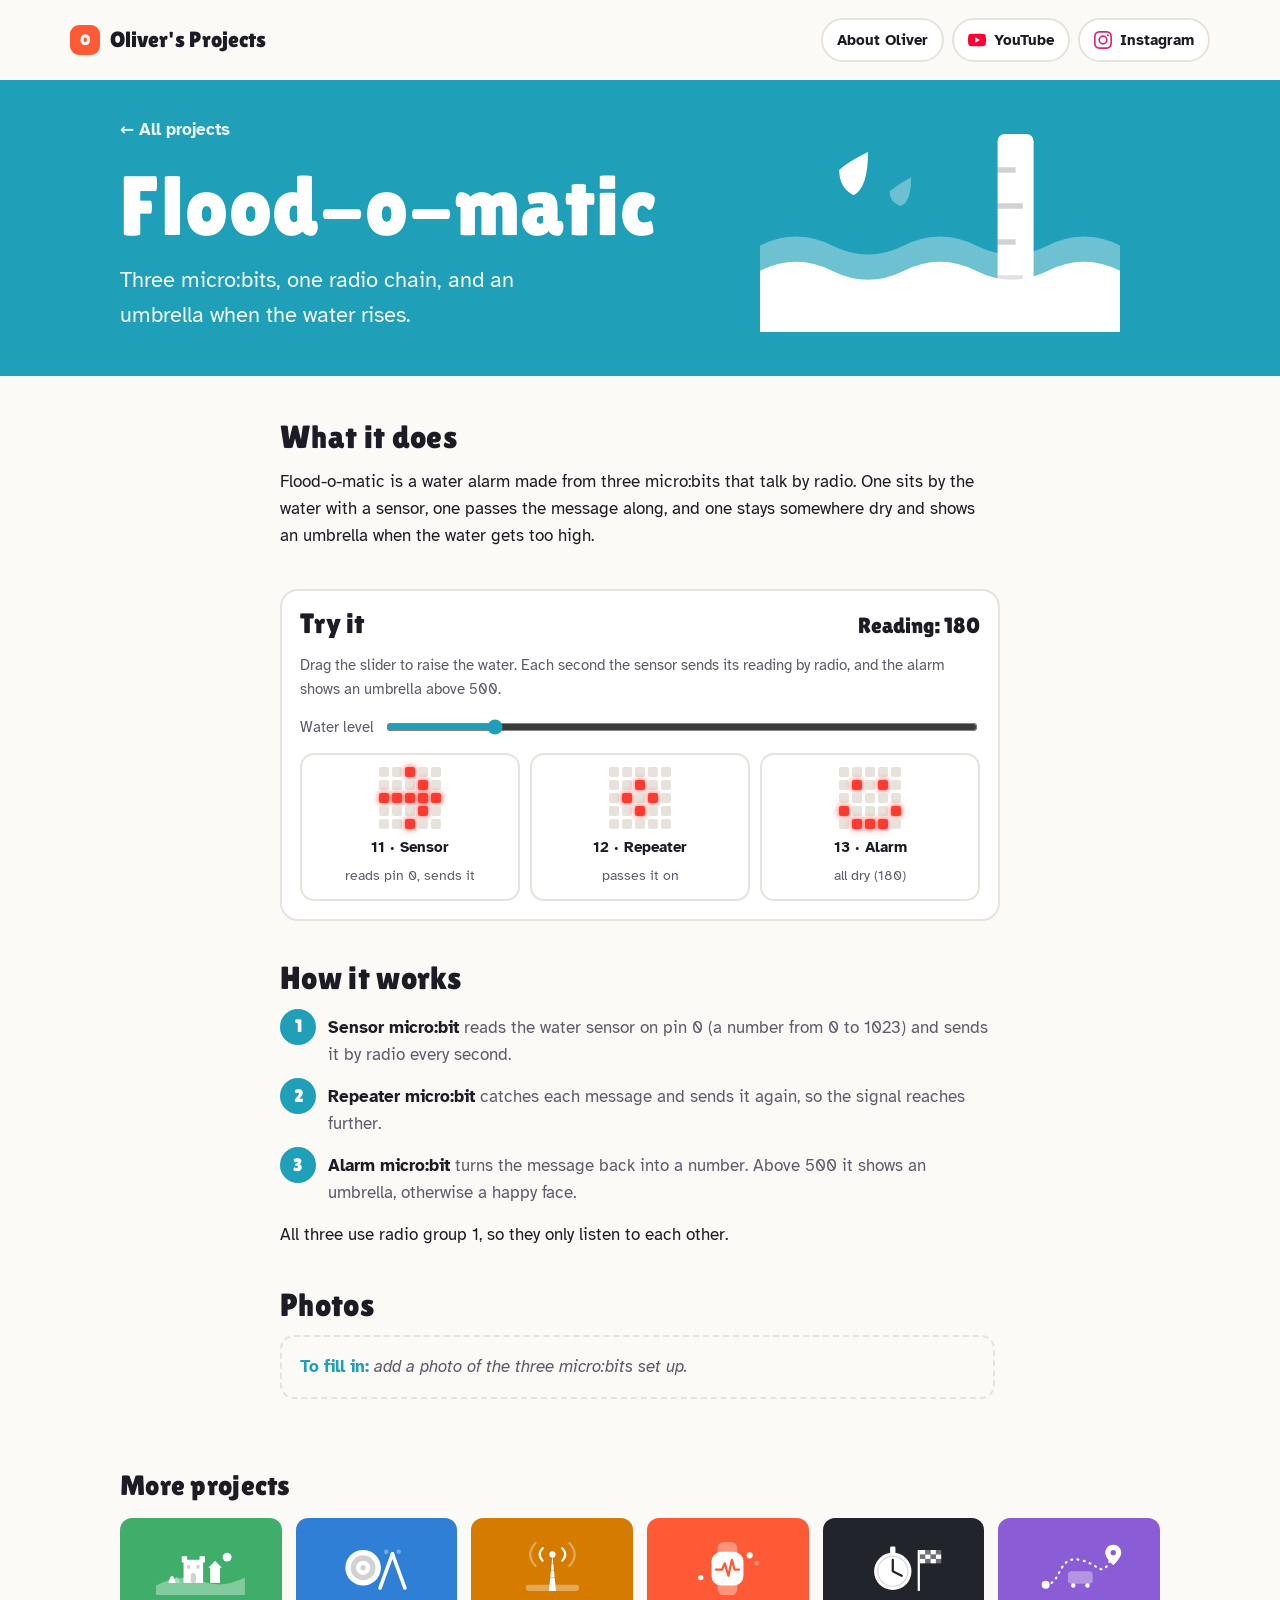
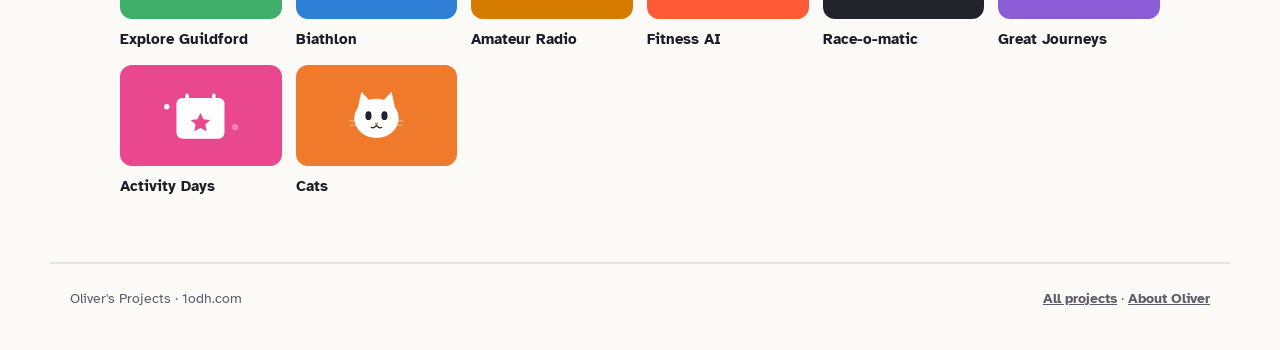
<file: Oliver's Projects/projects/flood-o-matic.html>
<!doctype html>
<html lang="en-GB">
<head>
<meta charset="utf-8">
<meta name="viewport" content="width=device-width, initial-scale=1, viewport-fit=cover">
<title>Flood-o-matic · Oliver&#x27;s Projects</title>
<meta name="description" content="Three micro:bits, one radio chain, and an umbrella when the water rises.">
<link rel="preconnect" href="https://fonts.googleapis.com">
<link rel="preconnect" href="https://fonts.gstatic.com" crossorigin>
<link rel="stylesheet" href="https://fonts.googleapis.com/css2?family=Atkinson+Hyperlegible:wght@400;700&family=Lilita+One&display=swap">
<link rel="stylesheet" href="../style.css">
</head>
<body><header class="topbar">
  <a class="brand" href="../index.html"><span class="brand-dot">O</span>Oliver's Projects</a>
  <nav class="nav" aria-label="Main">
    <a class="pill" href="../about.html">About Oliver</a>
    <a class="pill yt" href="https://www.youtube.com/" target="_blank" rel="noopener"><svg viewBox="0 0 24 24" aria-hidden="true"><path d="M23.5 6.2a3 3 0 0 0-2.1-2.1C19.5 3.6 12 3.6 12 3.6s-7.5 0-9.4.5A3 3 0 0 0 .5 6.2 31 31 0 0 0 0 12a31 31 0 0 0 .5 5.8 3 3 0 0 0 2.1 2.1c1.9.5 9.4.5 9.4.5s7.5 0 9.4-.5a3 3 0 0 0 2.1-2.1A31 31 0 0 0 24 12a31 31 0 0 0-.5-5.8zM9.6 15.6V8.4l6.3 3.6-6.3 3.6z"/></svg>YouTube</a>
    <a class="pill ig" href="https://www.instagram.com/" target="_blank" rel="noopener"><svg viewBox="0 0 24 24" aria-hidden="true"><path d="M12 2.2c3.2 0 3.6 0 4.8.1 3.3.1 4.8 1.7 4.9 4.9.1 1.3.1 1.6.1 4.8s0 3.6-.1 4.8c-.1 3.2-1.7 4.8-4.9 4.9-1.3.1-1.6.1-4.8.1s-3.6 0-4.8-.1c-3.3-.1-4.8-1.7-4.9-4.9C2.2 15.6 2.2 15.2 2.2 12s0-3.6.1-4.8C2.4 3.9 3.9 2.4 7.2 2.3 8.4 2.2 8.8 2.2 12 2.2zM12 0C8.7 0 8.3 0 7.1.1 2.7.3.3 2.7.1 7.1 0 8.3 0 8.7 0 12s0 3.7.1 4.9c.2 4.4 2.6 6.8 7 7C8.3 24 8.7 24 12 24s3.7 0 4.9-.1c4.4-.2 6.8-2.6 7-7 .1-1.2.1-1.6.1-4.9s0-3.7-.1-4.9c-.2-4.4-2.6-6.8-7-7C15.7 0 15.3 0 12 0zm0 5.8a6.2 6.2 0 1 0 0 12.4 6.2 6.2 0 0 0 0-12.4zM12 16a4 4 0 1 1 0-8 4 4 0 0 1 0 8zm6.4-11.8a1.4 1.4 0 1 0 0 2.9 1.4 1.4 0 0 0 0-2.9z"/></svg>Instagram</a>
  </nav>
</header>
<div style="--c: var(--t-flood)">
<section class="p-hero">
  <div class="p-hero-inner">
    <div>
      <a class="back" href="../index.html">← All projects</a>
      <h1>Flood-o-matic</h1>
      <p class="tagline">Three micro:bits, one radio chain, and an umbrella when the water rises.</p>
    </div>
    <svg viewBox="0 0 200 120" aria-hidden="true">
<rect x="132" y="10" width="20" height="100" rx="4" fill="#fff"/>
<path d="M132 30 H142 M132 50 H146 M132 70 H142 M132 90 H146" stroke="rgba(0,0,0,.18)" stroke-width="3"/>
<path d="M0 72 Q20 62 40 72 T80 72 T120 72 T160 72 T200 72 V120 H0Z" fill="rgba(255,255,255,.35)"/>
<path d="M0 86 Q20 76 40 86 T80 86 T120 86 T160 86 T200 86 V120 H0Z" fill="#fff"/>
<path d="M60 20 Q60 40 52 44 Q44 40 44 30 Q48 26 60 20Z" fill="#fff"/><path d="M84 34 Q84 48 78 50 Q72 48 72 42 Q75 39 84 34Z" fill="rgba(255,255,255,.35)"/>
</svg>
  </div>
</section>
<main class="content">
<div class="block"><h2>What it does</h2>
<p>Flood-o-matic is a water alarm made from three micro:bits that talk by radio. One sits by the water with a sensor, one passes the message along, and one stays somewhere dry and shows an umbrella when the water gets too high.</p></div>
<div class="toy">
  <div class="toy-head"><h2>Try it</h2><span class="score" id="fl-read">Reading: 0</span></div>
  <p class="toy-note">Drag the slider to raise the water. Each second the sensor sends its reading by radio, and the alarm shows an umbrella above 500.</p>
  <div class="row">
    <label for="fl-level" class="toy-note">Water level</label>
    <input type="range" id="fl-level" min="0" max="1023" value="180">
  </div>
  <div class="chain">
    <div class="node"><div class="led" id="fl-a"></div><b>11 · Sensor</b><span>reads pin 0, sends it</span></div>
    <div class="node"><div class="led" id="fl-b"></div><b>12 · Repeater</b><span>passes it on</span></div>
    <div class="node"><div class="led" id="fl-c"></div><b>13 · Alarm</b><span id="fl-state">all dry</span></div>
  </div>
</div>
<div class="block"><h2>How it works</h2>
<ol class="steps">
<li><div><strong>Sensor micro:bit</strong> <span>reads the water sensor on pin 0 (a number from 0 to 1023) and sends it by radio every second.</span></div></li>
<li><div><strong>Repeater micro:bit</strong> <span>catches each message and sends it again, so the signal reaches further.</span></div></li>
<li><div><strong>Alarm micro:bit</strong> <span>turns the message back into a number. Above 500 it shows an umbrella, otherwise a happy face.</span></div></li>
</ol>
<p>All three use radio group 1, so they only listen to each other.</p></div>
<div class="block"><h2>Photos</h2>
<p class="todo">add a photo of the three micro:bits set up.</p></div>
<script>
(function () {
  var IMG = { arrow: '00900:00090:99999:00090:00900', diamond: '00000:00900:09090:00900:00000',
    umbrella: '09990:99999:00900:90900:09900', happy: '00000:09090:00000:90009:09990', blank: '00000:00000:00000:00000:00000' };
  function grid(id) { var el = document.getElementById(id); for (var i = 0; i < 25; i++) el.appendChild(document.createElement('i')); return el.children; }
  var A = grid('fl-a'), B = grid('fl-b'), C = grid('fl-c');
  function show(cells, name) { var s = IMG[name].replace(/:/g, ''); for (var i = 0; i < 25; i++) cells[i].className = s[i] === '9' ? 'on' : ''; }
  var lvl = document.getElementById('fl-level'), rd = document.getElementById('fl-read'), st = document.getElementById('fl-state');
  rd.textContent = 'Reading: ' + lvl.value;
  lvl.addEventListener('input', function () { rd.textContent = 'Reading: ' + lvl.value; });
  show(A, 'blank'); show(B, 'blank'); show(C, 'happy');
  function tick() {
    var v = parseInt(lvl.value, 10);
    show(A, 'arrow');
    setTimeout(function () { show(B, 'diamond'); }, 250);
    setTimeout(function () { show(B, 'blank'); show(C, v > 500 ? 'umbrella' : 'happy'); st.textContent = v > 500 ? 'WATER! (' + v + ')' : 'all dry (' + v + ')'; }, 450);
    setTimeout(function () { show(A, 'blank'); }, 600);
  }
  tick(); setInterval(tick, 1000);
})();
</script>
</main>
</div>
<section class="more">
  <h2>More projects</h2>
  <div class="more-row">
<a href="explore-guildford.html" style="--c: var(--t-guildford)"><span class="mini"><svg viewBox="0 0 200 120" aria-hidden="true">
<path d="M0 98 Q50 70 100 88 T200 80 V120 H0Z" fill="rgba(255,255,255,.35)"/>
<rect x="62" y="40" width="44" height="52" fill="#fff"/><rect x="58" y="32" width="12" height="14" fill="#fff"/><rect x="98" y="32" width="12" height="14" fill="#fff"/>
<rect x="78" y="70" width="12" height="22" rx="6" fill="rgba(0,0,0,.18)"/><rect x="70" y="52" width="7" height="8" fill="rgba(0,0,0,.18)"/><rect x="91" y="52" width="7" height="8" fill="rgba(0,0,0,.18)"/>
<rect x="122" y="56" width="22" height="36" fill="#fff"/><path d="M118 58 L133 42 L148 58Z" fill="#fff"/>
<circle cx="160" cy="34" r="10" fill="#fff"/><path d="M28 92 Q36 60 44 92Z" fill="#fff"/><path d="M38 92 Q46 66 54 92Z" fill="rgba(255,255,255,.35)"/>
</svg></span>Explore Guildford</a>
<a href="biathlon.html" style="--c: var(--t-biathlon)"><span class="mini"><svg viewBox="0 0 200 120" aria-hidden="true">
<circle cx="70" cy="58" r="40" fill="#fff"/><circle cx="70" cy="58" r="28" fill="rgba(0,0,0,.18)"/><circle cx="70" cy="58" r="16" fill="#fff"/><circle cx="70" cy="58" r="6" fill="rgba(0,0,0,.18)"/>
<rect x="118" y="20" width="8" height="90" rx="4" transform="rotate(20 122 65)" fill="#fff"/><rect x="146" y="20" width="8" height="90" rx="4" transform="rotate(-20 150 65)" fill="#fff"/>
<circle cx="150" cy="22" r="5" fill="rgba(255,255,255,.35)"/><circle cx="122" cy="22" r="5" fill="rgba(255,255,255,.35)"/>
</svg></span>Biathlon</a>
<a href="amateur-radio.html" style="--c: var(--t-radio)"><span class="mini"><svg viewBox="0 0 200 120" aria-hidden="true">
<path d="M92 110 L100 30 L108 110Z" fill="#fff"/><path d="M94 80 H106 M95 64 H105 M97 48 H103" stroke="rgba(0,0,0,.18)" stroke-width="3"/>
<circle cx="100" cy="28" r="7" fill="#fff"/>
<path d="M78 14 Q64 28 78 42 M122 14 Q136 28 122 42" fill="none" stroke="#fff" stroke-width="5" stroke-linecap="round"/>
<path d="M62 2 Q38 28 62 54 M138 2 Q162 28 138 54" fill="none" stroke="rgba(255,255,255,.35)" stroke-width="5" stroke-linecap="round"/>
<rect x="40" y="96" width="120" height="14" rx="7" fill="rgba(255,255,255,.35)"/>
</svg></span>Amateur Radio</a>
<a href="fitness-ai.html" style="--c: var(--t-fitness)"><span class="mini"><svg viewBox="0 0 200 120" aria-hidden="true">
<rect x="78" y="0" width="44" height="120" rx="14" fill="rgba(255,255,255,.35)"/>
<rect x="64" y="22" width="72" height="76" rx="22" fill="#fff"/>
<path d="M74 62 H88 L94 48 L102 76 L110 40 L116 62 H126" fill="none" stroke="#ff5a36" stroke-width="5" stroke-linecap="round" stroke-linejoin="round"/>
<circle cx="150" cy="30" r="7" fill="#fff"/><circle cx="166" cy="48" r="5" fill="rgba(255,255,255,.35)"/><circle cx="40" cy="80" r="6" fill="#fff"/>
</svg></span>Fitness AI</a>
<a href="race-o-matic.html" style="--c: var(--t-race)"><span class="mini"><svg viewBox="0 0 200 120" aria-hidden="true">
<circle cx="76" cy="66" r="42" fill="#fff"/><rect x="70" y="10" width="12" height="16" rx="3" fill="#fff"/>
<circle cx="76" cy="66" r="34" fill="none" stroke="rgba(0,0,0,.15)" stroke-width="3"/>
<path d="M76 66 L76 40 M76 66 L96 76" stroke="#22242b" stroke-width="5" stroke-linecap="round"/>
<rect x="132" y="18" width="5" height="92" fill="#fff"/>
<g fill="#fff"><rect x="137" y="18" width="12" height="10"/><rect x="161" y="18" width="12" height="10"/><rect x="149" y="28" width="12" height="10"/><rect x="173" y="28" width="12" height="10"/><rect x="137" y="38" width="12" height="10"/><rect x="161" y="38" width="12" height="10"/></g>
<g fill="rgba(255,255,255,.35)"><rect x="149" y="18" width="12" height="10"/><rect x="173" y="18" width="12" height="10"/><rect x="137" y="28" width="12" height="10"/><rect x="161" y="28" width="12" height="10"/><rect x="149" y="38" width="12" height="10"/><rect x="173" y="38" width="12" height="10"/></g>
</svg></span>Race-o-matic</a>
<a href="great-journeys.html" style="--c: var(--t-journeys)"><span class="mini"><svg viewBox="0 0 200 120" aria-hidden="true">
<path d="M24 96 C60 96 50 30 100 40 S150 90 176 24" fill="none" stroke="#fff" stroke-width="5" stroke-dasharray="2 12" stroke-linecap="round"/>
<circle cx="24" cy="96" r="9" fill="#fff"/>
<path d="M176 6 C164 6 158 16 158 24 C158 36 176 52 176 52 C176 52 194 36 194 24 C194 16 188 6 176 6Z" fill="#fff"/><circle cx="176" cy="24" r="6" fill="#8a5cd6"/>
<rect x="74" y="66" width="56" height="28" rx="8" fill="rgba(255,255,255,.35)"/><circle cx="86" cy="98" r="5" fill="#fff"/><circle cx="118" cy="98" r="5" fill="#fff"/>
</svg></span>Great Journeys</a>
<a href="activity-days.html" style="--c: var(--t-activity)"><span class="mini"><svg viewBox="0 0 200 120" aria-hidden="true">
<rect x="46" y="20" width="108" height="92" rx="14" fill="#fff"/><rect x="46" y="20" width="108" height="24" rx="12" fill="rgba(255,255,255,.35)"/>
<rect x="66" y="10" width="8" height="20" rx="4" fill="#fff"/><rect x="126" y="10" width="8" height="20" rx="4" fill="#fff"/>
<path d="M100 54 L107 68 L122 70 L111 80 L114 95 L100 88 L86 95 L89 80 L78 70 L93 68Z" fill="#e9488f"/>
<circle cx="24" cy="40" r="6" fill="#fff"/><circle cx="178" cy="86" r="7" fill="rgba(255,255,255,.35)"/>
</svg></span>Activity Days</a>
<a href="cats.html" style="--c: var(--t-cats)"><span class="mini"><svg viewBox="0 0 200 120" aria-hidden="true">
<path d="M58 44 L66 6 L92 34Z" fill="#fff"/><path d="M142 44 L134 6 L108 34Z" fill="#fff"/>
<ellipse cx="100" cy="66" rx="50" ry="44" fill="#fff"/>
<ellipse cx="82" cy="60" rx="7" ry="10" fill="#22242b"/><ellipse cx="118" cy="60" rx="7" ry="10" fill="#22242b"/>
<path d="M95 76 L105 76 L100 82Z" fill="#f07a2c"/>
<path d="M100 82 Q94 90 88 86 M100 82 Q106 90 112 86" fill="none" stroke="#22242b" stroke-width="2.5" stroke-linecap="round"/>
<path d="M40 72 H70 M42 82 H70 M130 72 H160 M130 82 H158" stroke="rgba(255,255,255,.35)" stroke-width="3" stroke-linecap="round"/>
</svg></span>Cats</a>
  </div>
</section>
<footer class="site">
  <span>Oliver's Projects · 1odh.com</span>
  <span><a href="../index.html">All projects</a> · <a href="../about.html">About Oliver</a></span>
</footer>
</body>
</html>
</file>
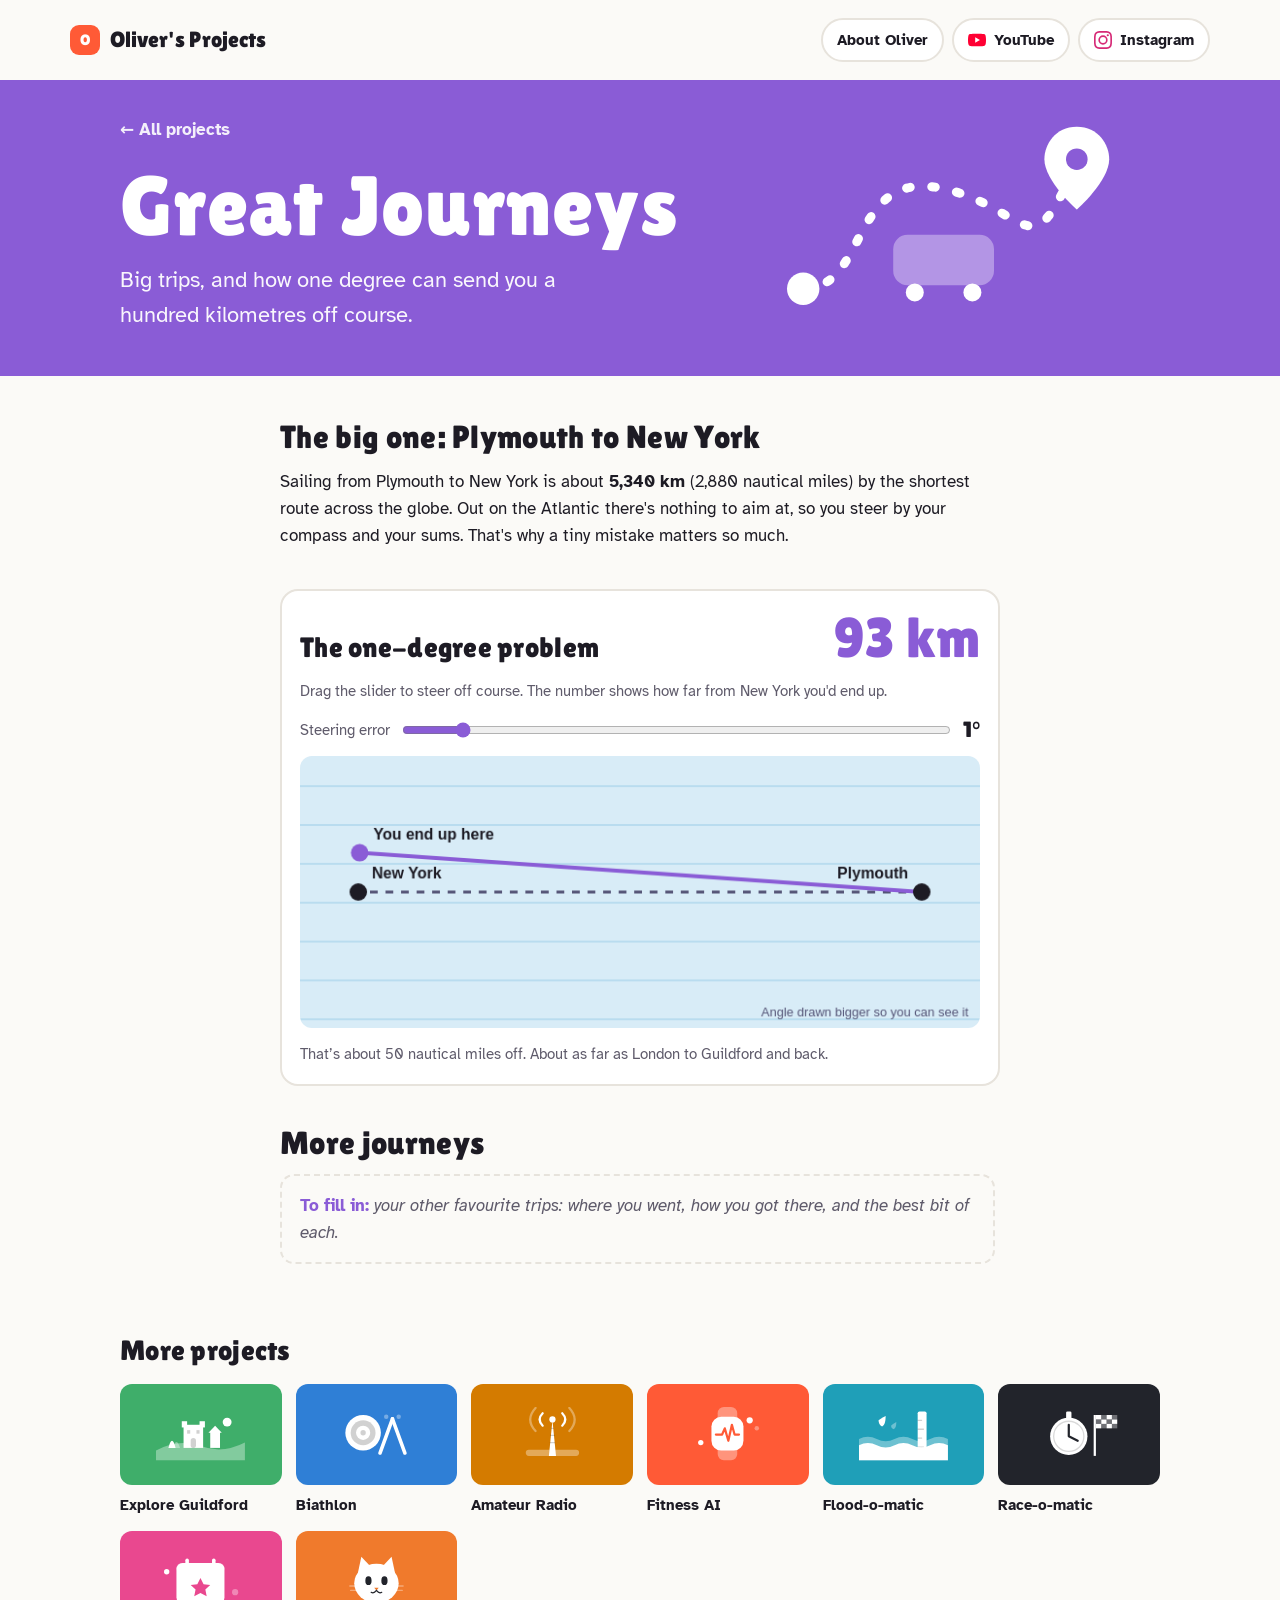
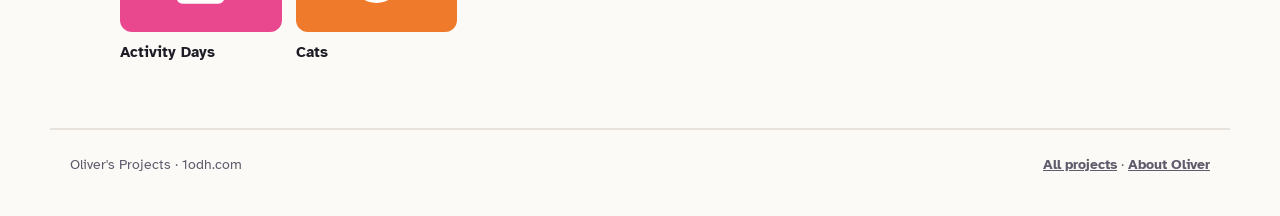
<file: Oliver's Projects/projects/great-journeys.html>
<!doctype html>
<html lang="en-GB">
<head>
<meta charset="utf-8">
<meta name="viewport" content="width=device-width, initial-scale=1, viewport-fit=cover">
<title>Great Journeys · Oliver&#x27;s Projects</title>
<meta name="description" content="Big trips, and how one degree can send you a hundred kilometres off course.">
<link rel="preconnect" href="https://fonts.googleapis.com">
<link rel="preconnect" href="https://fonts.gstatic.com" crossorigin>
<link rel="stylesheet" href="https://fonts.googleapis.com/css2?family=Atkinson+Hyperlegible:wght@400;700&family=Lilita+One&display=swap">
<link rel="stylesheet" href="../style.css">
</head>
<body><header class="topbar">
  <a class="brand" href="../index.html"><span class="brand-dot">O</span>Oliver's Projects</a>
  <nav class="nav" aria-label="Main">
    <a class="pill" href="../about.html">About Oliver</a>
    <a class="pill yt" href="https://www.youtube.com/" target="_blank" rel="noopener"><svg viewBox="0 0 24 24" aria-hidden="true"><path d="M23.5 6.2a3 3 0 0 0-2.1-2.1C19.5 3.6 12 3.6 12 3.6s-7.5 0-9.4.5A3 3 0 0 0 .5 6.2 31 31 0 0 0 0 12a31 31 0 0 0 .5 5.8 3 3 0 0 0 2.1 2.1c1.9.5 9.4.5 9.4.5s7.5 0 9.4-.5a3 3 0 0 0 2.1-2.1A31 31 0 0 0 24 12a31 31 0 0 0-.5-5.8zM9.6 15.6V8.4l6.3 3.6-6.3 3.6z"/></svg>YouTube</a>
    <a class="pill ig" href="https://www.instagram.com/" target="_blank" rel="noopener"><svg viewBox="0 0 24 24" aria-hidden="true"><path d="M12 2.2c3.2 0 3.6 0 4.8.1 3.3.1 4.8 1.7 4.9 4.9.1 1.3.1 1.6.1 4.8s0 3.6-.1 4.8c-.1 3.2-1.7 4.8-4.9 4.9-1.3.1-1.6.1-4.8.1s-3.6 0-4.8-.1c-3.3-.1-4.8-1.7-4.9-4.9C2.2 15.6 2.2 15.2 2.2 12s0-3.6.1-4.8C2.4 3.9 3.9 2.4 7.2 2.3 8.4 2.2 8.8 2.2 12 2.2zM12 0C8.7 0 8.3 0 7.1.1 2.7.3.3 2.7.1 7.1 0 8.3 0 8.7 0 12s0 3.7.1 4.9c.2 4.4 2.6 6.8 7 7C8.3 24 8.7 24 12 24s3.7 0 4.9-.1c4.4-.2 6.8-2.6 7-7 .1-1.2.1-1.6.1-4.9s0-3.7-.1-4.9c-.2-4.4-2.6-6.8-7-7C15.7 0 15.3 0 12 0zm0 5.8a6.2 6.2 0 1 0 0 12.4 6.2 6.2 0 0 0 0-12.4zM12 16a4 4 0 1 1 0-8 4 4 0 0 1 0 8zm6.4-11.8a1.4 1.4 0 1 0 0 2.9 1.4 1.4 0 0 0 0-2.9z"/></svg>Instagram</a>
  </nav>
</header>
<div style="--c: var(--t-journeys)">
<section class="p-hero">
  <div class="p-hero-inner">
    <div>
      <a class="back" href="../index.html">← All projects</a>
      <h1>Great Journeys</h1>
      <p class="tagline">Big trips, and how one degree can send you a hundred kilometres off course.</p>
    </div>
    <svg viewBox="0 0 200 120" aria-hidden="true">
<path d="M24 96 C60 96 50 30 100 40 S150 90 176 24" fill="none" stroke="#fff" stroke-width="5" stroke-dasharray="2 12" stroke-linecap="round"/>
<circle cx="24" cy="96" r="9" fill="#fff"/>
<path d="M176 6 C164 6 158 16 158 24 C158 36 176 52 176 52 C176 52 194 36 194 24 C194 16 188 6 176 6Z" fill="#fff"/><circle cx="176" cy="24" r="6" fill="#8a5cd6"/>
<rect x="74" y="66" width="56" height="28" rx="8" fill="rgba(255,255,255,.35)"/><circle cx="86" cy="98" r="5" fill="#fff"/><circle cx="118" cy="98" r="5" fill="#fff"/>
</svg>
  </div>
</section>
<main class="content">
<div class="block"><h2>The big one: Plymouth to New York</h2>
<p>Sailing from Plymouth to New York is about <strong>5,340 km</strong> (2,880 nautical miles) by the shortest route across the globe. Out on the Atlantic there's nothing to aim at, so you steer by your compass and your sums. That's why a tiny mistake matters so much.</p></div>
<div class="toy">
  <div class="toy-head"><h2>The one-degree problem</h2><span class="big-number" id="gj-km">93 km</span></div>
  <p class="toy-note">Drag the slider to steer off course. The number shows how far from New York you'd end up.</p>
  <div class="row"><label for="gj-deg" class="toy-note">Steering error</label><input type="range" id="gj-deg" min="0" max="10" step="0.5" value="1"><span class="score" id="gj-lab">1°</span></div>
  <canvas id="gj" width="700" height="280" aria-label="Diagram of a course from Plymouth to New York drifting off target"></canvas>
  <p class="toy-note" id="gj-say"></p>
</div>
<div class="block"><h2>More journeys</h2>
<p class="todo">your other favourite trips: where you went, how you got there, and the best bit of each.</p></div>
<script>
(function () {
  var D = 5341, cv = document.getElementById('gj'), ctx = cv.getContext('2d'), W = cv.width, H = cv.height;
  var accent = getComputedStyle(cv).getPropertyValue('--c').trim() || '#8a5cd6';
  var deg = document.getElementById('gj-deg'), km = document.getElementById('gj-km'), lab = document.getElementById('gj-lab'), say = document.getElementById('gj-say');
  function off(a) { return 2 * D * Math.sin(a * Math.PI / 360); }
  function draw() {
    var a = parseFloat(deg.value), miss = off(a);
    km.textContent = Math.round(miss).toLocaleString('en-GB') + ' km';
    lab.textContent = a + '°';
    say.textContent = a === 0 ? 'Spot on: straight into New York harbour.' :
      'That’s about ' + Math.round(miss / 1.852).toLocaleString('en-GB') + ' nautical miles off. ' +
      (miss < 120 ? 'About as far as London to Guildford and back.' : miss < 500 ? 'You’d be hunting for the coast of another state.' : 'You might reach a different country altogether.');
    ctx.fillStyle = '#d8ecf7'; ctx.fillRect(0, 0, W, H);
    ctx.fillStyle = '#b9dcef'; for (var y = 30; y < H; y += 40) { ctx.fillRect(0, y, W, 2); }
    var px = W - 60, py = H / 2, nx = 60, ny = H / 2;
    var scale = (px - nx) / D, ang = a * Math.PI / 180 * 4; // exaggerated angle so small errors show
    var ex = px - (px - nx) * Math.cos(ang), ey = py - (px - nx) * Math.sin(ang);
    ctx.setLineDash([8, 8]); ctx.lineWidth = 3; ctx.strokeStyle = '#557';
    ctx.beginPath(); ctx.moveTo(px, py); ctx.lineTo(nx, ny); ctx.stroke(); ctx.setLineDash([]);
    ctx.strokeStyle = accent; ctx.lineWidth = 4; ctx.beginPath(); ctx.moveTo(px, py); ctx.lineTo(ex, ey); ctx.stroke();
    function dot(x, y, c, t, al) { ctx.fillStyle = c; ctx.beginPath(); ctx.arc(x, y, 9, 0, 7); ctx.fill(); ctx.fillStyle = '#1d1b24'; ctx.font = 'bold 16px sans-serif'; ctx.textAlign = al; ctx.fillText(t, x + (al === 'left' ? 14 : al === 'right' ? -14 : 0), y - 14); }
    dot(px, py, '#1d1b24', 'Plymouth', 'right'); dot(nx, ny, '#1d1b24', 'New York', 'left');
    if (a > 0) { dot(ex, ey, accent, 'You end up here', 'left'); }
    ctx.fillStyle = '#557'; ctx.font = '13px sans-serif'; ctx.textAlign = 'right'; ctx.fillText('Angle drawn bigger so you can see it', W - 12, H - 12);
  }
  deg.addEventListener('input', draw); draw();
})();
</script>
</main>
</div>
<section class="more">
  <h2>More projects</h2>
  <div class="more-row">
<a href="explore-guildford.html" style="--c: var(--t-guildford)"><span class="mini"><svg viewBox="0 0 200 120" aria-hidden="true">
<path d="M0 98 Q50 70 100 88 T200 80 V120 H0Z" fill="rgba(255,255,255,.35)"/>
<rect x="62" y="40" width="44" height="52" fill="#fff"/><rect x="58" y="32" width="12" height="14" fill="#fff"/><rect x="98" y="32" width="12" height="14" fill="#fff"/>
<rect x="78" y="70" width="12" height="22" rx="6" fill="rgba(0,0,0,.18)"/><rect x="70" y="52" width="7" height="8" fill="rgba(0,0,0,.18)"/><rect x="91" y="52" width="7" height="8" fill="rgba(0,0,0,.18)"/>
<rect x="122" y="56" width="22" height="36" fill="#fff"/><path d="M118 58 L133 42 L148 58Z" fill="#fff"/>
<circle cx="160" cy="34" r="10" fill="#fff"/><path d="M28 92 Q36 60 44 92Z" fill="#fff"/><path d="M38 92 Q46 66 54 92Z" fill="rgba(255,255,255,.35)"/>
</svg></span>Explore Guildford</a>
<a href="biathlon.html" style="--c: var(--t-biathlon)"><span class="mini"><svg viewBox="0 0 200 120" aria-hidden="true">
<circle cx="70" cy="58" r="40" fill="#fff"/><circle cx="70" cy="58" r="28" fill="rgba(0,0,0,.18)"/><circle cx="70" cy="58" r="16" fill="#fff"/><circle cx="70" cy="58" r="6" fill="rgba(0,0,0,.18)"/>
<rect x="118" y="20" width="8" height="90" rx="4" transform="rotate(20 122 65)" fill="#fff"/><rect x="146" y="20" width="8" height="90" rx="4" transform="rotate(-20 150 65)" fill="#fff"/>
<circle cx="150" cy="22" r="5" fill="rgba(255,255,255,.35)"/><circle cx="122" cy="22" r="5" fill="rgba(255,255,255,.35)"/>
</svg></span>Biathlon</a>
<a href="amateur-radio.html" style="--c: var(--t-radio)"><span class="mini"><svg viewBox="0 0 200 120" aria-hidden="true">
<path d="M92 110 L100 30 L108 110Z" fill="#fff"/><path d="M94 80 H106 M95 64 H105 M97 48 H103" stroke="rgba(0,0,0,.18)" stroke-width="3"/>
<circle cx="100" cy="28" r="7" fill="#fff"/>
<path d="M78 14 Q64 28 78 42 M122 14 Q136 28 122 42" fill="none" stroke="#fff" stroke-width="5" stroke-linecap="round"/>
<path d="M62 2 Q38 28 62 54 M138 2 Q162 28 138 54" fill="none" stroke="rgba(255,255,255,.35)" stroke-width="5" stroke-linecap="round"/>
<rect x="40" y="96" width="120" height="14" rx="7" fill="rgba(255,255,255,.35)"/>
</svg></span>Amateur Radio</a>
<a href="fitness-ai.html" style="--c: var(--t-fitness)"><span class="mini"><svg viewBox="0 0 200 120" aria-hidden="true">
<rect x="78" y="0" width="44" height="120" rx="14" fill="rgba(255,255,255,.35)"/>
<rect x="64" y="22" width="72" height="76" rx="22" fill="#fff"/>
<path d="M74 62 H88 L94 48 L102 76 L110 40 L116 62 H126" fill="none" stroke="#ff5a36" stroke-width="5" stroke-linecap="round" stroke-linejoin="round"/>
<circle cx="150" cy="30" r="7" fill="#fff"/><circle cx="166" cy="48" r="5" fill="rgba(255,255,255,.35)"/><circle cx="40" cy="80" r="6" fill="#fff"/>
</svg></span>Fitness AI</a>
<a href="flood-o-matic.html" style="--c: var(--t-flood)"><span class="mini"><svg viewBox="0 0 200 120" aria-hidden="true">
<rect x="132" y="10" width="20" height="100" rx="4" fill="#fff"/>
<path d="M132 30 H142 M132 50 H146 M132 70 H142 M132 90 H146" stroke="rgba(0,0,0,.18)" stroke-width="3"/>
<path d="M0 72 Q20 62 40 72 T80 72 T120 72 T160 72 T200 72 V120 H0Z" fill="rgba(255,255,255,.35)"/>
<path d="M0 86 Q20 76 40 86 T80 86 T120 86 T160 86 T200 86 V120 H0Z" fill="#fff"/>
<path d="M60 20 Q60 40 52 44 Q44 40 44 30 Q48 26 60 20Z" fill="#fff"/><path d="M84 34 Q84 48 78 50 Q72 48 72 42 Q75 39 84 34Z" fill="rgba(255,255,255,.35)"/>
</svg></span>Flood-o-matic</a>
<a href="race-o-matic.html" style="--c: var(--t-race)"><span class="mini"><svg viewBox="0 0 200 120" aria-hidden="true">
<circle cx="76" cy="66" r="42" fill="#fff"/><rect x="70" y="10" width="12" height="16" rx="3" fill="#fff"/>
<circle cx="76" cy="66" r="34" fill="none" stroke="rgba(0,0,0,.15)" stroke-width="3"/>
<path d="M76 66 L76 40 M76 66 L96 76" stroke="#22242b" stroke-width="5" stroke-linecap="round"/>
<rect x="132" y="18" width="5" height="92" fill="#fff"/>
<g fill="#fff"><rect x="137" y="18" width="12" height="10"/><rect x="161" y="18" width="12" height="10"/><rect x="149" y="28" width="12" height="10"/><rect x="173" y="28" width="12" height="10"/><rect x="137" y="38" width="12" height="10"/><rect x="161" y="38" width="12" height="10"/></g>
<g fill="rgba(255,255,255,.35)"><rect x="149" y="18" width="12" height="10"/><rect x="173" y="18" width="12" height="10"/><rect x="137" y="28" width="12" height="10"/><rect x="161" y="28" width="12" height="10"/><rect x="149" y="38" width="12" height="10"/><rect x="173" y="38" width="12" height="10"/></g>
</svg></span>Race-o-matic</a>
<a href="activity-days.html" style="--c: var(--t-activity)"><span class="mini"><svg viewBox="0 0 200 120" aria-hidden="true">
<rect x="46" y="20" width="108" height="92" rx="14" fill="#fff"/><rect x="46" y="20" width="108" height="24" rx="12" fill="rgba(255,255,255,.35)"/>
<rect x="66" y="10" width="8" height="20" rx="4" fill="#fff"/><rect x="126" y="10" width="8" height="20" rx="4" fill="#fff"/>
<path d="M100 54 L107 68 L122 70 L111 80 L114 95 L100 88 L86 95 L89 80 L78 70 L93 68Z" fill="#e9488f"/>
<circle cx="24" cy="40" r="6" fill="#fff"/><circle cx="178" cy="86" r="7" fill="rgba(255,255,255,.35)"/>
</svg></span>Activity Days</a>
<a href="cats.html" style="--c: var(--t-cats)"><span class="mini"><svg viewBox="0 0 200 120" aria-hidden="true">
<path d="M58 44 L66 6 L92 34Z" fill="#fff"/><path d="M142 44 L134 6 L108 34Z" fill="#fff"/>
<ellipse cx="100" cy="66" rx="50" ry="44" fill="#fff"/>
<ellipse cx="82" cy="60" rx="7" ry="10" fill="#22242b"/><ellipse cx="118" cy="60" rx="7" ry="10" fill="#22242b"/>
<path d="M95 76 L105 76 L100 82Z" fill="#f07a2c"/>
<path d="M100 82 Q94 90 88 86 M100 82 Q106 90 112 86" fill="none" stroke="#22242b" stroke-width="2.5" stroke-linecap="round"/>
<path d="M40 72 H70 M42 82 H70 M130 72 H160 M130 82 H158" stroke="rgba(255,255,255,.35)" stroke-width="3" stroke-linecap="round"/>
</svg></span>Cats</a>
  </div>
</section>
<footer class="site">
  <span>Oliver's Projects · 1odh.com</span>
  <span><a href="../index.html">All projects</a> · <a href="../about.html">About Oliver</a></span>
</footer>
</body>
</html>
</file>
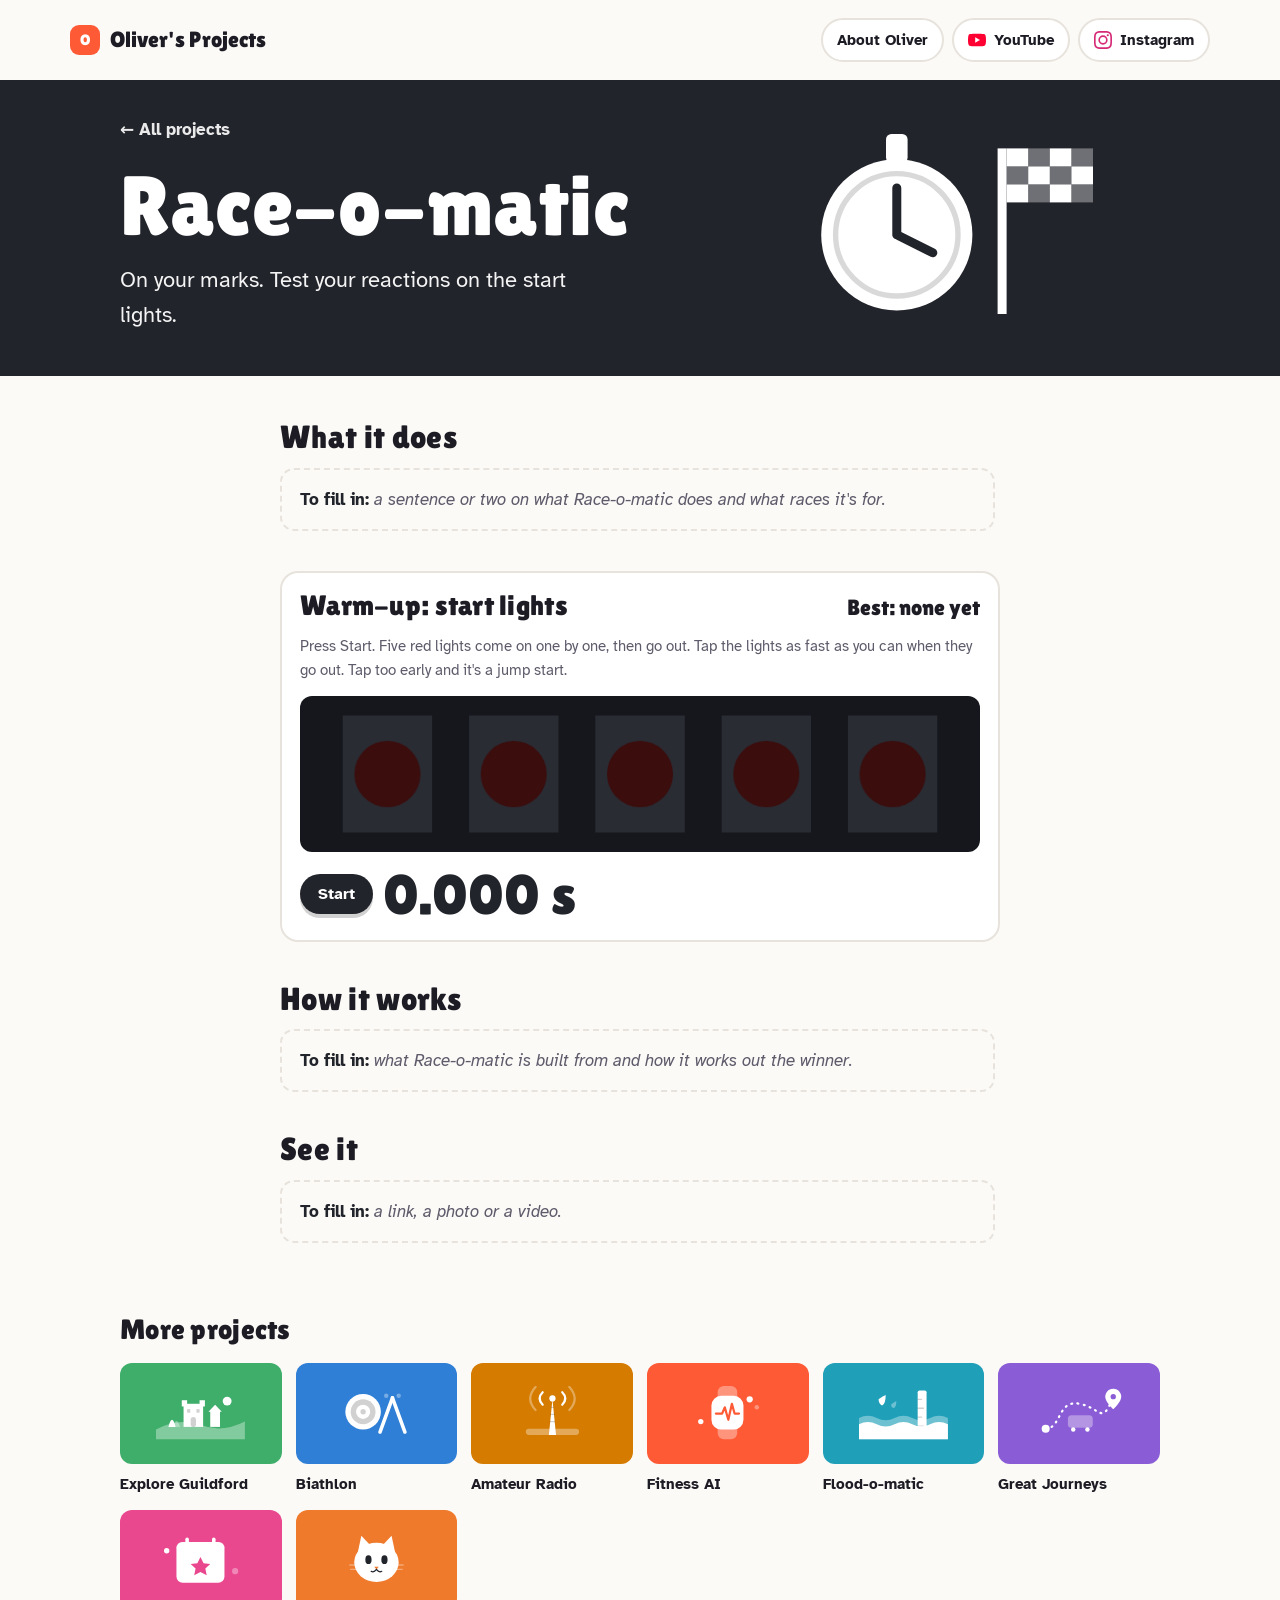
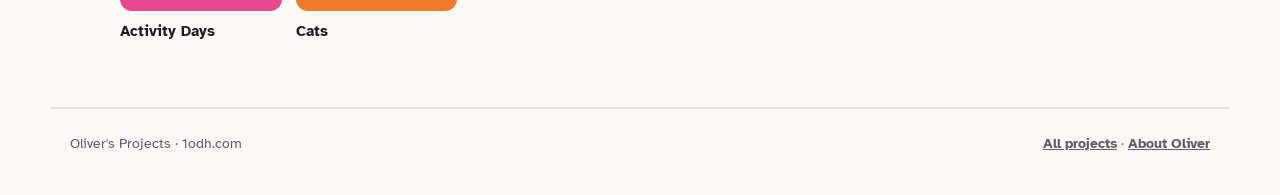
<file: Oliver's Projects/projects/race-o-matic.html>
<!doctype html>
<html lang="en-GB">
<head>
<meta charset="utf-8">
<meta name="viewport" content="width=device-width, initial-scale=1, viewport-fit=cover">
<title>Race-o-matic · Oliver&#x27;s Projects</title>
<meta name="description" content="On your marks. Test your reactions on the start lights.">
<link rel="preconnect" href="https://fonts.googleapis.com">
<link rel="preconnect" href="https://fonts.gstatic.com" crossorigin>
<link rel="stylesheet" href="https://fonts.googleapis.com/css2?family=Atkinson+Hyperlegible:wght@400;700&family=Lilita+One&display=swap">
<link rel="stylesheet" href="../style.css">
</head>
<body><header class="topbar">
  <a class="brand" href="../index.html"><span class="brand-dot">O</span>Oliver's Projects</a>
  <nav class="nav" aria-label="Main">
    <a class="pill" href="../about.html">About Oliver</a>
    <a class="pill yt" href="https://www.youtube.com/" target="_blank" rel="noopener"><svg viewBox="0 0 24 24" aria-hidden="true"><path d="M23.5 6.2a3 3 0 0 0-2.1-2.1C19.5 3.6 12 3.6 12 3.6s-7.5 0-9.4.5A3 3 0 0 0 .5 6.2 31 31 0 0 0 0 12a31 31 0 0 0 .5 5.8 3 3 0 0 0 2.1 2.1c1.9.5 9.4.5 9.4.5s7.5 0 9.4-.5a3 3 0 0 0 2.1-2.1A31 31 0 0 0 24 12a31 31 0 0 0-.5-5.8zM9.6 15.6V8.4l6.3 3.6-6.3 3.6z"/></svg>YouTube</a>
    <a class="pill ig" href="https://www.instagram.com/" target="_blank" rel="noopener"><svg viewBox="0 0 24 24" aria-hidden="true"><path d="M12 2.2c3.2 0 3.6 0 4.8.1 3.3.1 4.8 1.7 4.9 4.9.1 1.3.1 1.6.1 4.8s0 3.6-.1 4.8c-.1 3.2-1.7 4.8-4.9 4.9-1.3.1-1.6.1-4.8.1s-3.6 0-4.8-.1c-3.3-.1-4.8-1.7-4.9-4.9C2.2 15.6 2.2 15.2 2.2 12s0-3.6.1-4.8C2.4 3.9 3.9 2.4 7.2 2.3 8.4 2.2 8.8 2.2 12 2.2zM12 0C8.7 0 8.3 0 7.1.1 2.7.3.3 2.7.1 7.1 0 8.3 0 8.7 0 12s0 3.7.1 4.9c.2 4.4 2.6 6.8 7 7C8.3 24 8.7 24 12 24s3.7 0 4.9-.1c4.4-.2 6.8-2.6 7-7 .1-1.2.1-1.6.1-4.9s0-3.7-.1-4.9c-.2-4.4-2.6-6.8-7-7C15.7 0 15.3 0 12 0zm0 5.8a6.2 6.2 0 1 0 0 12.4 6.2 6.2 0 0 0 0-12.4zM12 16a4 4 0 1 1 0-8 4 4 0 0 1 0 8zm6.4-11.8a1.4 1.4 0 1 0 0 2.9 1.4 1.4 0 0 0 0-2.9z"/></svg>Instagram</a>
  </nav>
</header>
<div style="--c: var(--t-race)">
<section class="p-hero">
  <div class="p-hero-inner">
    <div>
      <a class="back" href="../index.html">← All projects</a>
      <h1>Race-o-matic</h1>
      <p class="tagline">On your marks. Test your reactions on the start lights.</p>
    </div>
    <svg viewBox="0 0 200 120" aria-hidden="true">
<circle cx="76" cy="66" r="42" fill="#fff"/><rect x="70" y="10" width="12" height="16" rx="3" fill="#fff"/>
<circle cx="76" cy="66" r="34" fill="none" stroke="rgba(0,0,0,.15)" stroke-width="3"/>
<path d="M76 66 L76 40 M76 66 L96 76" stroke="#22242b" stroke-width="5" stroke-linecap="round"/>
<rect x="132" y="18" width="5" height="92" fill="#fff"/>
<g fill="#fff"><rect x="137" y="18" width="12" height="10"/><rect x="161" y="18" width="12" height="10"/><rect x="149" y="28" width="12" height="10"/><rect x="173" y="28" width="12" height="10"/><rect x="137" y="38" width="12" height="10"/><rect x="161" y="38" width="12" height="10"/></g>
<g fill="rgba(255,255,255,.35)"><rect x="149" y="18" width="12" height="10"/><rect x="173" y="18" width="12" height="10"/><rect x="137" y="28" width="12" height="10"/><rect x="161" y="28" width="12" height="10"/><rect x="149" y="38" width="12" height="10"/><rect x="173" y="38" width="12" height="10"/></g>
</svg>
  </div>
</section>
<main class="content">
<div class="block"><h2>What it does</h2>
<p class="todo">a sentence or two on what Race-o-matic does and what races it's for.</p></div>
<div class="toy">
  <div class="toy-head"><h2>Warm-up: start lights</h2><span class="score" id="rc-best">Best: none yet</span></div>
  <p class="toy-note">Press Start. Five red lights come on one by one, then go out. Tap the lights as fast as you can when they go out. Tap too early and it's a jump start.</p>
  <canvas id="rc" width="700" height="160" aria-label="Race start lights reaction game"></canvas>
  <div class="row"><button class="btn" id="rc-go" type="button">Start</button><span class="big-number" id="rc-time">0.000 s</span></div>
</div>
<div class="block"><h2>How it works</h2>
<p class="todo">what Race-o-matic is built from and how it works out the winner.</p></div>
<div class="block"><h2>See it</h2>
<p class="todo">a link, a photo or a video.</p></div>
<script>
(function () {
  var cv = document.getElementById('rc'), ctx = cv.getContext('2d'), W = cv.width, H = cv.height;
  var timeEl = document.getElementById('rc-time'), bestEl = document.getElementById('rc-best');
  var lit = 0, state = 'idle', outAt = 0, best = null, timers = [];
  function draw() {
    ctx.fillStyle = '#16171c'; ctx.fillRect(0, 0, W, H);
    for (var i = 0; i < 5; i++) {
      var x = 90 + i * 130;
      ctx.fillStyle = '#2a2c34'; ctx.fillRect(x - 46, 20, 92, 120);
      ctx.beginPath(); ctx.arc(x, 80, 34, 0, 7);
      ctx.fillStyle = i < lit ? '#ff2a2a' : '#3b0d0d'; ctx.fill();
    }
  }
  function clear() { timers.forEach(clearTimeout); timers = []; }
  function start() {
    clear(); lit = 0; state = 'lights'; timeEl.textContent = '...'; draw();
    for (var i = 1; i <= 5; i++) (function (n) { timers.push(setTimeout(function () { lit = n; draw(); }, n * 900)); })(i);
    timers.push(setTimeout(function () { lit = 0; draw(); state = 'go'; outAt = performance.now(); }, 4500 + 400 + Math.random() * 2200));
  }
  function tap() {
    if (state === 'lights') { clear(); state = 'idle'; lit = 0; draw(); timeEl.textContent = 'Jump start!'; return; }
    if (state !== 'go') return;
    state = 'idle';
    var t = (performance.now() - outAt) / 1000;
    timeEl.textContent = t.toFixed(3) + ' s';
    if (best === null || t < best) { best = t; bestEl.textContent = 'Best: ' + t.toFixed(3) + ' s'; }
  }
  document.getElementById('rc-go').onclick = start;
  cv.addEventListener('pointerdown', function (e) { e.preventDefault(); tap(); });
  draw();
})();
</script>
</main>
</div>
<section class="more">
  <h2>More projects</h2>
  <div class="more-row">
<a href="explore-guildford.html" style="--c: var(--t-guildford)"><span class="mini"><svg viewBox="0 0 200 120" aria-hidden="true">
<path d="M0 98 Q50 70 100 88 T200 80 V120 H0Z" fill="rgba(255,255,255,.35)"/>
<rect x="62" y="40" width="44" height="52" fill="#fff"/><rect x="58" y="32" width="12" height="14" fill="#fff"/><rect x="98" y="32" width="12" height="14" fill="#fff"/>
<rect x="78" y="70" width="12" height="22" rx="6" fill="rgba(0,0,0,.18)"/><rect x="70" y="52" width="7" height="8" fill="rgba(0,0,0,.18)"/><rect x="91" y="52" width="7" height="8" fill="rgba(0,0,0,.18)"/>
<rect x="122" y="56" width="22" height="36" fill="#fff"/><path d="M118 58 L133 42 L148 58Z" fill="#fff"/>
<circle cx="160" cy="34" r="10" fill="#fff"/><path d="M28 92 Q36 60 44 92Z" fill="#fff"/><path d="M38 92 Q46 66 54 92Z" fill="rgba(255,255,255,.35)"/>
</svg></span>Explore Guildford</a>
<a href="biathlon.html" style="--c: var(--t-biathlon)"><span class="mini"><svg viewBox="0 0 200 120" aria-hidden="true">
<circle cx="70" cy="58" r="40" fill="#fff"/><circle cx="70" cy="58" r="28" fill="rgba(0,0,0,.18)"/><circle cx="70" cy="58" r="16" fill="#fff"/><circle cx="70" cy="58" r="6" fill="rgba(0,0,0,.18)"/>
<rect x="118" y="20" width="8" height="90" rx="4" transform="rotate(20 122 65)" fill="#fff"/><rect x="146" y="20" width="8" height="90" rx="4" transform="rotate(-20 150 65)" fill="#fff"/>
<circle cx="150" cy="22" r="5" fill="rgba(255,255,255,.35)"/><circle cx="122" cy="22" r="5" fill="rgba(255,255,255,.35)"/>
</svg></span>Biathlon</a>
<a href="amateur-radio.html" style="--c: var(--t-radio)"><span class="mini"><svg viewBox="0 0 200 120" aria-hidden="true">
<path d="M92 110 L100 30 L108 110Z" fill="#fff"/><path d="M94 80 H106 M95 64 H105 M97 48 H103" stroke="rgba(0,0,0,.18)" stroke-width="3"/>
<circle cx="100" cy="28" r="7" fill="#fff"/>
<path d="M78 14 Q64 28 78 42 M122 14 Q136 28 122 42" fill="none" stroke="#fff" stroke-width="5" stroke-linecap="round"/>
<path d="M62 2 Q38 28 62 54 M138 2 Q162 28 138 54" fill="none" stroke="rgba(255,255,255,.35)" stroke-width="5" stroke-linecap="round"/>
<rect x="40" y="96" width="120" height="14" rx="7" fill="rgba(255,255,255,.35)"/>
</svg></span>Amateur Radio</a>
<a href="fitness-ai.html" style="--c: var(--t-fitness)"><span class="mini"><svg viewBox="0 0 200 120" aria-hidden="true">
<rect x="78" y="0" width="44" height="120" rx="14" fill="rgba(255,255,255,.35)"/>
<rect x="64" y="22" width="72" height="76" rx="22" fill="#fff"/>
<path d="M74 62 H88 L94 48 L102 76 L110 40 L116 62 H126" fill="none" stroke="#ff5a36" stroke-width="5" stroke-linecap="round" stroke-linejoin="round"/>
<circle cx="150" cy="30" r="7" fill="#fff"/><circle cx="166" cy="48" r="5" fill="rgba(255,255,255,.35)"/><circle cx="40" cy="80" r="6" fill="#fff"/>
</svg></span>Fitness AI</a>
<a href="flood-o-matic.html" style="--c: var(--t-flood)"><span class="mini"><svg viewBox="0 0 200 120" aria-hidden="true">
<rect x="132" y="10" width="20" height="100" rx="4" fill="#fff"/>
<path d="M132 30 H142 M132 50 H146 M132 70 H142 M132 90 H146" stroke="rgba(0,0,0,.18)" stroke-width="3"/>
<path d="M0 72 Q20 62 40 72 T80 72 T120 72 T160 72 T200 72 V120 H0Z" fill="rgba(255,255,255,.35)"/>
<path d="M0 86 Q20 76 40 86 T80 86 T120 86 T160 86 T200 86 V120 H0Z" fill="#fff"/>
<path d="M60 20 Q60 40 52 44 Q44 40 44 30 Q48 26 60 20Z" fill="#fff"/><path d="M84 34 Q84 48 78 50 Q72 48 72 42 Q75 39 84 34Z" fill="rgba(255,255,255,.35)"/>
</svg></span>Flood-o-matic</a>
<a href="great-journeys.html" style="--c: var(--t-journeys)"><span class="mini"><svg viewBox="0 0 200 120" aria-hidden="true">
<path d="M24 96 C60 96 50 30 100 40 S150 90 176 24" fill="none" stroke="#fff" stroke-width="5" stroke-dasharray="2 12" stroke-linecap="round"/>
<circle cx="24" cy="96" r="9" fill="#fff"/>
<path d="M176 6 C164 6 158 16 158 24 C158 36 176 52 176 52 C176 52 194 36 194 24 C194 16 188 6 176 6Z" fill="#fff"/><circle cx="176" cy="24" r="6" fill="#8a5cd6"/>
<rect x="74" y="66" width="56" height="28" rx="8" fill="rgba(255,255,255,.35)"/><circle cx="86" cy="98" r="5" fill="#fff"/><circle cx="118" cy="98" r="5" fill="#fff"/>
</svg></span>Great Journeys</a>
<a href="activity-days.html" style="--c: var(--t-activity)"><span class="mini"><svg viewBox="0 0 200 120" aria-hidden="true">
<rect x="46" y="20" width="108" height="92" rx="14" fill="#fff"/><rect x="46" y="20" width="108" height="24" rx="12" fill="rgba(255,255,255,.35)"/>
<rect x="66" y="10" width="8" height="20" rx="4" fill="#fff"/><rect x="126" y="10" width="8" height="20" rx="4" fill="#fff"/>
<path d="M100 54 L107 68 L122 70 L111 80 L114 95 L100 88 L86 95 L89 80 L78 70 L93 68Z" fill="#e9488f"/>
<circle cx="24" cy="40" r="6" fill="#fff"/><circle cx="178" cy="86" r="7" fill="rgba(255,255,255,.35)"/>
</svg></span>Activity Days</a>
<a href="cats.html" style="--c: var(--t-cats)"><span class="mini"><svg viewBox="0 0 200 120" aria-hidden="true">
<path d="M58 44 L66 6 L92 34Z" fill="#fff"/><path d="M142 44 L134 6 L108 34Z" fill="#fff"/>
<ellipse cx="100" cy="66" rx="50" ry="44" fill="#fff"/>
<ellipse cx="82" cy="60" rx="7" ry="10" fill="#22242b"/><ellipse cx="118" cy="60" rx="7" ry="10" fill="#22242b"/>
<path d="M95 76 L105 76 L100 82Z" fill="#f07a2c"/>
<path d="M100 82 Q94 90 88 86 M100 82 Q106 90 112 86" fill="none" stroke="#22242b" stroke-width="2.5" stroke-linecap="round"/>
<path d="M40 72 H70 M42 82 H70 M130 72 H160 M130 82 H158" stroke="rgba(255,255,255,.35)" stroke-width="3" stroke-linecap="round"/>
</svg></span>Cats</a>
  </div>
</section>
<footer class="site">
  <span>Oliver's Projects · 1odh.com</span>
  <span><a href="../index.html">All projects</a> · <a href="../about.html">About Oliver</a></span>
</footer>
</body>
</html>
</file>
<file: Oliver's Projects/style.css>
/* Oliver's Projects — shared styles
   Layout: big playful title, then a grid of chunky coloured tiles, each a little poster for one project. */
:root {
  --bg: #fbfaf7;
  --surface: #ffffff;
  --ink: #1d1b24;
  --muted: #5f5b6b;
  --line: #e7e3dc;
  --accent: #ff5a36;
  --display: "Lilita One", "Arial Rounded MT Bold", "Trebuchet MS", sans-serif;
  --body: "Atkinson Hyperlegible", "Segoe UI", system-ui, sans-serif;
  --mono: "JetBrains Mono", ui-monospace, Menlo, monospace;

  /* tile colours */
  --t-guildford: #3fae6a;
  --t-biathlon: #2f7fd6;
  --t-radio: #d47b00;
  --t-fitness: #ff5a36;
  --t-flood: #1f9fb8;
  --t-race: #22242b;
  --t-journeys: #8a5cd6;
  --t-activity: #e9488f;
  --t-cats: #f07a2c;
}
@media (prefers-color-scheme: dark) {
  :root:not([data-theme="light"]) {
    --bg: #15141a; --surface: #1e1d25; --ink: #f2f0f6; --muted: #a8a3b5; --line: #2e2c38;
    --t-race: #3a3d48; color-scheme: dark;
  }
}
:root[data-theme="dark"] {
  --bg: #15141a; --surface: #1e1d25; --ink: #f2f0f6; --muted: #a8a3b5; --line: #2e2c38;
  --t-race: #3a3d48; color-scheme: dark;
}

* { box-sizing: border-box; }
html { -webkit-text-size-adjust: 100%; }
body { margin: 0; background: var(--bg); color: var(--ink); font: 17px/1.6 var(--body); }
img, svg { max-width: 100%; }
a { color: inherit; }
a:focus-visible, button:focus-visible { outline: 3px solid var(--accent); outline-offset: 3px; border-radius: 6px; }
h1, h2, h3 { font-family: var(--display); font-weight: 400; line-height: 1.05; margin: 0; text-wrap: balance; letter-spacing: 0.01em; }
p { margin: 0; }

/* ---------- top bar ---------- */
.topbar { max-width: 1180px; margin: 0 auto; padding-inline: 20px; padding-block: 18px;
  display: flex; flex-wrap: wrap; align-items: center; justify-content: space-between; gap: 12px; }
.brand { font-family: var(--display); font-size: 22px; text-decoration: none; display: inline-flex; align-items: center; gap: 10px; }
.brand-dot { width: 30px; height: 30px; border-radius: 9px; background: var(--accent); display: grid; place-items: center; color: #fff; font-size: 15px; }
.nav { display: flex; flex-wrap: wrap; gap: 8px; align-items: center; }
.pill { display: inline-flex; align-items: center; gap: 8px; text-decoration: none; font-weight: 700; font-size: 15px;
  padding: 8px 14px; border-radius: 999px; border: 2px solid var(--line); background: var(--surface);
  transition: transform .15s ease, border-color .15s ease; }
.pill:hover { transform: translateY(-2px); border-color: var(--ink); }
.pill svg { width: 18px; height: 18px; flex: none; }
.pill.yt svg { fill: #ff0033; }
.pill.ig svg { fill: #d62976; }

/* ---------- home hero ---------- */
.home-hero { max-width: 1180px; margin: 0 auto; padding-inline: 20px; padding-block: 28px 36px; text-align: center; display: grid; gap: 14px; justify-items: center; }
.home-hero h1 { font-size: clamp(54px, 11vw, 120px); }
.home-hero h1 .o { color: var(--accent); display: inline-block; transform: rotate(-6deg); }
.home-hero p { color: var(--muted); font-size: clamp(17px, 2.2vw, 21px); max-width: 40ch; }

/* ---------- tile grid ---------- */
.grid { max-width: 1180px; margin: 0 auto; padding-inline: 20px; padding-block: 0 64px;
  display: grid; grid-template-columns: repeat(auto-fill, minmax(min(100%, 320px), 1fr)); gap: 26px; }
.tile { display: grid; gap: 12px; text-decoration: none; color: inherit; }
.tile-art { aspect-ratio: 16 / 10; border-radius: 18px; background: var(--c); position: relative; overflow: hidden;
  display: grid; place-items: center; box-shadow: 0 6px 0 rgba(0,0,0,.14);
  transition: transform .2s cubic-bezier(.3,1.6,.5,1), box-shadow .2s ease; max-width: 100%; }
.tile-art svg { width: 62%; height: auto; }
.tile:hover .tile-art { transform: translateY(-6px) rotate(-1deg); box-shadow: 0 12px 0 rgba(0,0,0,.14); }
.tile-name { font-family: var(--display); font-size: 25px; }
.tile-sub { color: var(--muted); font-size: 15px; margin-top: -8px; }
@media (prefers-reduced-motion: reduce) { .tile-art, .pill { transition: none; } .tile:hover .tile-art { transform: none; } }

/* ---------- project page ---------- */
.p-hero { background: var(--c); color: #fff; }
.p-hero-inner { max-width: 1080px; margin: 0 auto; padding-inline: 20px; padding-block: 36px 44px;
  display: grid; grid-template-columns: minmax(0, 1.3fr) minmax(0, 1fr); gap: 28px; align-items: center; }
.p-hero h1 { font-size: clamp(44px, 8vw, 84px); }
.p-hero .tagline { font-size: clamp(18px, 2.4vw, 22px); opacity: .95; max-width: 34ch; margin-top: 12px; }
.p-hero .back { display: inline-block; margin-bottom: 18px; font-weight: 700; text-decoration: none; opacity: .9; }
.p-hero .back:hover { opacity: 1; text-decoration: underline; }
.p-hero svg { width: 100%; max-width: 360px; justify-self: center; }
@media (max-width: 720px) { .p-hero-inner { grid-template-columns: 1fr; } .p-hero svg { max-width: 220px; } }

.content { max-width: 760px; margin: 0 auto; padding-inline: 20px; padding-block: 44px 72px; display: grid; gap: 40px; }
.block { display: grid; gap: 14px; }
.block h2 { font-size: 32px; }
.block p, .block li { max-width: 65ch; }
.block ul { margin: 0; padding-left: 22px; display: grid; gap: 6px; }
.facts { display: grid; grid-template-columns: repeat(auto-fit, minmax(min(100%, 200px), 1fr)); gap: 12px; }
.fact { background: var(--surface); border: 2px solid var(--line); border-radius: 14px; padding: 14px 16px; display: grid; gap: 4px; }
.fact b { font-family: var(--display); font-weight: 400; font-size: 20px; color: var(--c); }
.fact span { color: var(--muted); font-size: 15px; }
.todo { border: 2px dashed var(--line); border-radius: 14px; padding: 16px 18px; color: var(--muted); font-style: italic; }
.todo::before { content: "To fill in: "; font-style: normal; font-weight: 700; color: var(--c); }
.steps { list-style: none; padding: 0; margin: 0; display: grid; gap: 10px; counter-reset: s; }
.steps li { display: grid; grid-template-columns: 36px minmax(0, 1fr); gap: 12px; align-items: start; }
.steps li::before { counter-increment: s; content: counter(s); width: 36px; height: 36px; border-radius: 50%;
  display: grid; place-items: center; background: var(--c); color: #fff; font-family: var(--display); font-size: 18px; }
.steps li div { padding-top: 5px; min-width: 0; }
.steps li span { color: var(--muted); }
.cta { display: inline-flex; align-items: center; gap: 8px; background: var(--c); color: #fff; text-decoration: none;
  font-weight: 700; padding: 12px 20px; border-radius: 999px; justify-self: start; box-shadow: 0 4px 0 rgba(0,0,0,.18); }
.cta:hover { transform: translateY(-2px); }

.more { max-width: 1080px; margin: 0 auto; padding-inline: 20px; padding-block: 0 64px; display: grid; gap: 18px; }
.more h2 { font-size: 28px; }
.more-row { display: grid; grid-template-columns: repeat(auto-fill, minmax(min(100%, 150px), 1fr)); gap: 14px; }
.more-row a { display: grid; gap: 8px; text-decoration: none; font-weight: 700; font-size: 15px; }
.more-row .mini { aspect-ratio: 16 / 10; border-radius: 12px; background: var(--c); display: grid; place-items: center; }
.more-row .mini svg { width: 55%; height: auto; }

/* ---------- about ---------- */
.about-hero { max-width: 1080px; margin: 0 auto; padding-inline: 20px; padding-block: 24px 8px;
  display: grid; grid-template-columns: auto minmax(0, 1fr); gap: 28px; align-items: center; }
.avatar { width: 150px; height: 150px; border-radius: 40px; background: var(--accent); display: grid; place-items: center; transform: rotate(-4deg); }
.avatar span { font-family: var(--display); color: #fff; font-size: 64px; }
.about-hero h1 { font-size: clamp(44px, 8vw, 80px); }
@media (max-width: 560px) { .about-hero { grid-template-columns: 1fr; } .avatar { width: 110px; height: 110px; border-radius: 30px; } .avatar span { font-size: 46px; } }
.tags { display: flex; flex-wrap: wrap; gap: 8px; }
.tag { padding: 6px 12px; border-radius: 999px; background: var(--surface); border: 2px solid var(--line); font-size: 15px; font-weight: 700; }

footer.site { max-width: 1180px; margin: 0 auto; padding-inline: 20px; padding-block: 24px 40px; border-top: 2px solid var(--line);
  color: var(--muted); font-size: 14px; display: flex; flex-wrap: wrap; justify-content: space-between; gap: 10px; }
footer.site a { font-weight: 700; }

/* ---------- interactive toys on project pages ---------- */
.toy { background: var(--surface); border: 2px solid var(--line); border-radius: 18px; padding: 18px; display: grid; gap: 14px; }
.toy-head { display: flex; flex-wrap: wrap; justify-content: space-between; align-items: baseline; gap: 8px; }
.toy-head h2 { font-size: 28px; }
.toy-note { color: var(--muted); font-size: 15px; }
.btn { font: 700 16px var(--body); border: 0; border-radius: 999px; padding: 10px 18px; cursor: pointer;
  background: var(--c); color: #fff; box-shadow: 0 4px 0 rgba(0,0,0,.18); }
.btn:active { transform: translateY(2px); box-shadow: 0 2px 0 rgba(0,0,0,.18); }
.btn.ghost { background: var(--surface); color: var(--ink); border: 2px solid var(--line); box-shadow: none; }
.toy canvas { width: 100%; height: auto; display: block; border-radius: 12px; touch-action: manipulation; cursor: crosshair; max-width: 100%; }
.score { font: 400 22px var(--display); }
.row { display: flex; flex-wrap: wrap; gap: 10px; align-items: center; }
.toy input[type="text"] { font: 17px var(--body); padding: 10px 14px; border-radius: 12px; border: 2px solid var(--line);
  background: var(--bg); color: var(--ink); flex: 1 1 220px; min-width: 0; }
.toy input[type="range"] { flex: 1 1 220px; accent-color: var(--c); }
.morse { font: 500 20px/1.7 var(--mono); letter-spacing: .08em; overflow-wrap: anywhere; min-height: 1.7em; color: var(--c); }
.big-number { font: 400 clamp(36px, 7vw, 56px)/1 var(--display); color: var(--c); font-variant-numeric: tabular-nums; }
.chain { display: grid; grid-template-columns: repeat(3, minmax(0, 1fr)); gap: 10px; }
.node { border-radius: 14px; border: 2px solid var(--line); padding: 12px; display: grid; gap: 6px; justify-items: center; text-align: center; font-size: 14px; color: var(--muted); }
.node b { color: var(--ink); font-size: 15px; }
.led { display: grid; grid-template-columns: repeat(5, 10px); gap: 3px; }
.led i { width: 10px; height: 10px; border-radius: 2px; background: var(--line); }
.led i.on { background: #ff3b30; box-shadow: 0 0 6px #ff3b30; }
@media (max-width: 480px) { .chain { grid-template-columns: 1fr; } }
</file>
